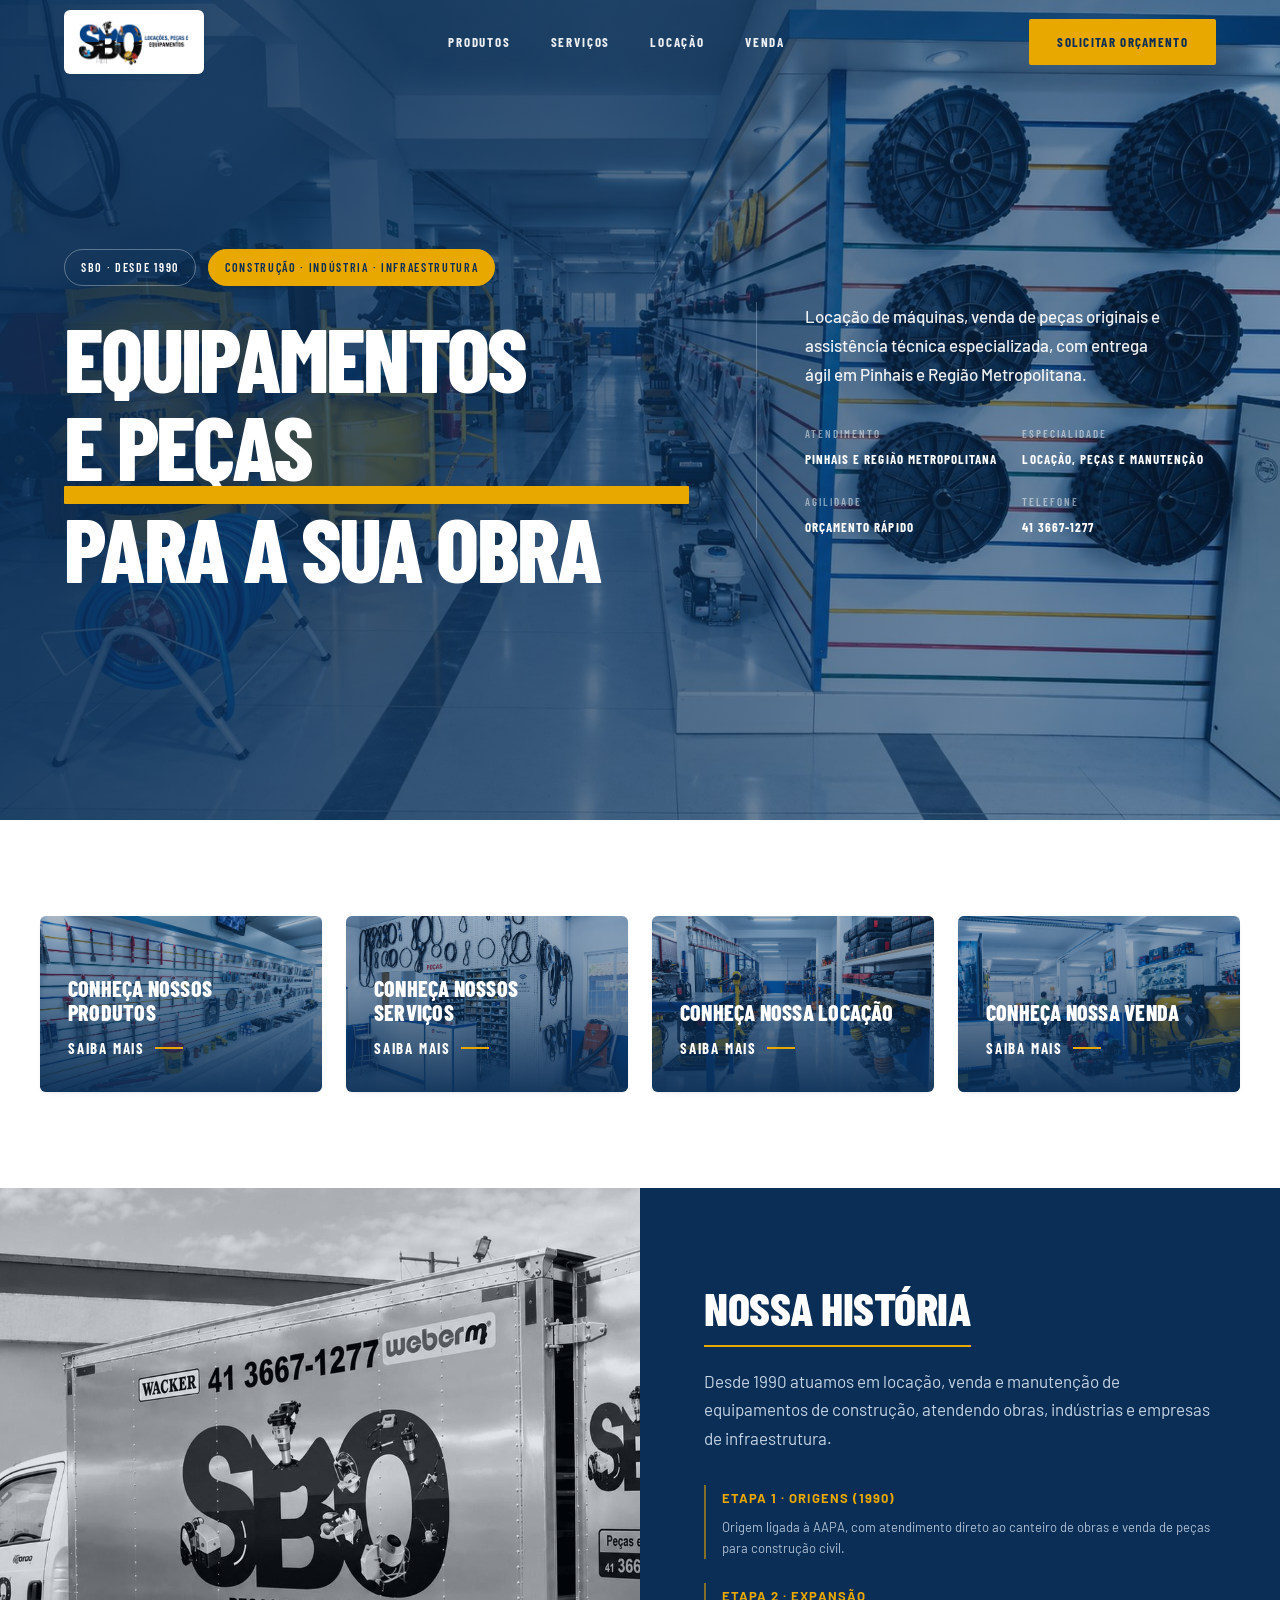
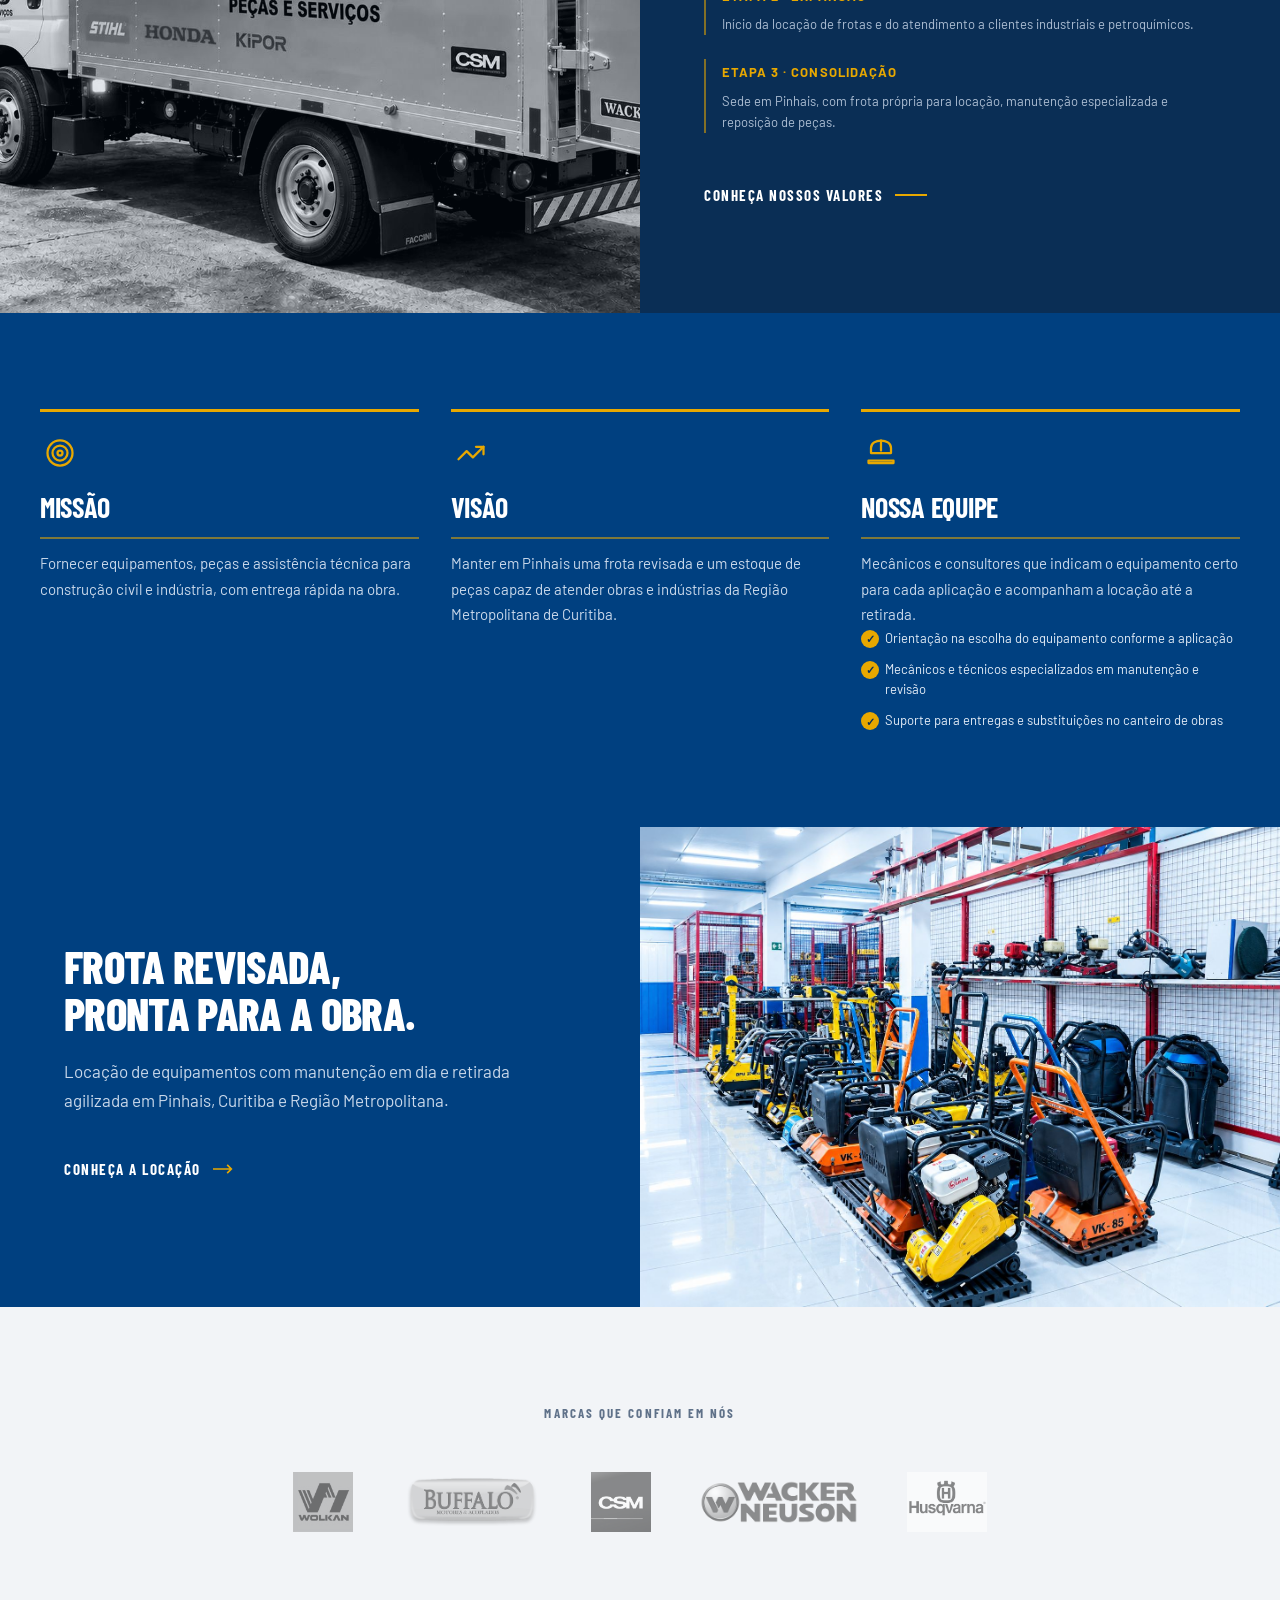
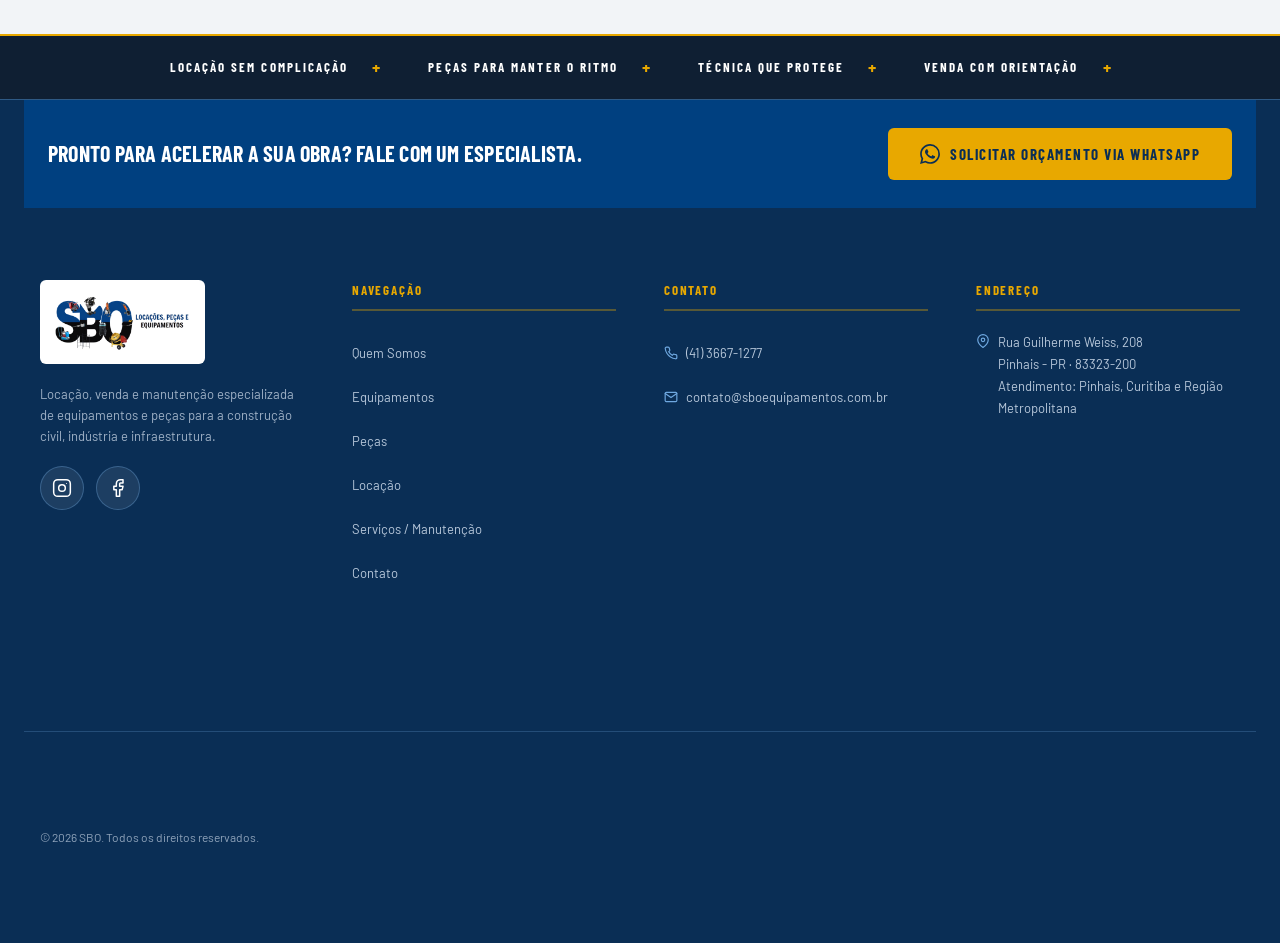
<file: index.html>
<!DOCTYPE html>
<html lang="pt-BR">
<head>
  <meta charset="UTF-8">
  <meta name="viewport" content="width=device-width, initial-scale=1.0">
  <title>SBO - Locação, Peças e Equipamentos para Construção | Pinhais-PR</title>
  <meta name="description" content="Locação de máquinas, venda de peças originais e assistência técnica especializada em Pinhais, Curitiba e Região Metropolitana. Fale com a SBO.">
  <link rel="canonical" href="https://www.sboequipamentos.com.br/">
  <link rel="icon" type="image/svg+xml" href="assets/images/favicon.svg">
  <link rel="apple-touch-icon" href="assets/images/sbo-logo.png">
  <meta name="theme-color" content="#004080">
  <meta property="og:type" content="website">
  <meta property="og:site_name" content="SBO - Comércio de Peças e Equipamentos">
  <meta property="og:locale" content="pt_BR">
  <meta property="og:title" content="SBO - Locação, Peças e Equipamentos para Construção">
  <meta property="og:description" content="Locação de máquinas, venda de peças originais e assistência técnica especializada em Pinhais, Curitiba e Região Metropolitana.">
  <meta property="og:url" content="https://www.sboequipamentos.com.br/">
  <meta property="og:image" content="https://www.sboequipamentos.com.br/assets/images/og-sbo-1200x630.png">
  <meta property="og:image:width" content="1200">
  <meta property="og:image:height" content="630">
  <meta property="og:image:alt" content="SBO — Locação, peças e equipamentos para construção em Pinhais-PR">
  <meta name="twitter:card" content="summary_large_image">
  <meta name="twitter:image" content="https://www.sboequipamentos.com.br/assets/images/og-sbo-1200x630.png">
  <meta name="twitter:image:alt" content="SBO — Locação, peças e equipamentos para construção em Pinhais-PR">
  <link rel="preconnect" href="https://fonts.googleapis.com">
  <link rel="preconnect" href="https://fonts.gstatic.com" crossorigin>
  <link href="https://fonts.googleapis.com/css2?family=Barlow+Condensed:wght@500;600;700;800&family=Barlow:wght@400;500;600;700&display=swap" rel="stylesheet">
  <link rel="stylesheet" href="assets/css/style.css">
</head>
<body class="has-hero-header">
  <!-- ======================= CABEÇALHO GLOBAL (FIXO) ==========================
     Logo, navegação principal, CTA "Solicitar Orçamento" e botão hambúrguer
     (menu mobile). Compartilhado por todas as páginas. -->
  <header class="header header--overlay">
    <div class="header__container">
      <a href="index.html" class="header__logo">
        <img class="header__logo-img" src="assets/images/sbo-logo.png" alt="SBO - Comércio de Peças e Equipamentos para Construção Civil">
      </a>
      <nav class="header__nav">
        <a href="pages/produtos.html" class="header__nav-link">Produtos</a>
        <a href="pages/servicos.html" class="header__nav-link">Serviços</a>
        <a href="pages/locacao.html" class="header__nav-link">Locação</a>
        <a href="pages/venda.html" class="header__nav-link">Venda</a>
      </nav>

      <a href="https://wa.me/554136671277?text=Ol%C3%A1!%20Vim%20pelo%20site%20da%20SBO%20e%20gostaria%20de%20solicitar%20um%20or%C3%A7amento." target="_blank" rel="noopener" class="header__cta">Solicitar Orçamento</a>

      <button class="header__toggle" type="button" aria-label="Abrir menu" aria-expanded="false" aria-controls="mobileMenu">
        <span></span>
        <span></span>
        <span></span>
      </button>
    </div>
  </header>
  <!-- ========================= MENU MOBILE (GAVETA) ============================
     Sobreposição escura + gaveta lateral usada em telas pequenas.
     Aberto/fechado pelo script global (assets/js/main.js). -->
  <div class="mobile-menu" id="mobileMenu">
    <div class="mobile-menu__overlay"></div>
    <nav class="mobile-menu__drawer">
      <a href="pages/produtos.html" class="mobile-menu__link">Produtos</a>
      <a href="pages/servicos.html" class="mobile-menu__link">Serviços</a>
      <a href="pages/locacao.html" class="mobile-menu__link">Locação</a>
      <a href="pages/venda.html" class="mobile-menu__link">Venda</a>
      <a href="https://wa.me/554136671277?text=Ol%C3%A1!%20Vim%20pelo%20site%20da%20SBO%20e%20gostaria%20de%20solicitar%20um%20or%C3%A7amento." target="_blank" rel="noopener" class="mobile-menu__cta">Solicitar Orçamento</a>
    </nav>
  </div>
  <!-- ============================ CONTEÚDO PRINCIPAL =========================== -->
  <main class="main">
    <!-- Hero: banner de abertura com título, texto de apoio e CTAs de destaque. -->
    <section class="hero">
      <div class="hero__background" role="img" aria-label="Operação de construção e infraestrutura em uso"></div>
      <div class="hero__overlay"></div>
      <div class="hero__container">
        <div class="hero__content">
          <div class="hero__badges">
            <span class="hero__badge-item">SBO · DESDE 1990</span>
            <span class="hero__badge-item hero__badge-item--primary">CONSTRUÇÃO · INDÚSTRIA · INFRAESTRUTURA</span>
          </div>
<h1 class="hero__title">
            <span class="hero__title-line hero__title-line--accent">EQUIPAMENTOS E PEÇAS</span>
            <span class="hero__title-line hero__title-line--primary">PARA A SUA OBRA</span>
          </h1>
        </div>
        <div class="hero__info">
<p class="hero__description">
            Locação de máquinas, venda de peças originais e assistência técnica especializada, com entrega ágil em Pinhais e Região Metropolitana.
          </p>
          <div class="hero__details">
            <div class="hero__detail-item">
              <span class="hero__detail-label">ATENDIMENTO</span>
              <span class="hero__detail-value">PINHAIS E REGIÃO METROPOLITANA</span>
            </div>
            <div class="hero__detail-item">
              <span class="hero__detail-label">ESPECIALIDADE</span>
              <span class="hero__detail-value">LOCAÇÃO, PEÇAS E MANUTENÇÃO</span>
            </div>
            <div class="hero__detail-item">
              <span class="hero__detail-label">AGILIDADE</span>
              <span class="hero__detail-value">ORÇAMENTO RÁPIDO</span>
            </div>
            <div class="hero__detail-item">
              <span class="hero__detail-label">TELEFONE</span>
              <span class="hero__detail-value">41 3667-1277</span>
            </div>
          </div>
        </div>
      </div>
    </section>
    <!-- Grid de cards de acesso rápido: Serviços, Locação e Venda. -->
    <section class="quick-access">
      <div class="quick-access__container">
        <a href="pages/produtos.html" class="quick-card" data-reveal data-reveal-delay="1">
          <div class="quick-card__image" style="background-image: url('fotospagina/homepage/conhe%C3%A7a%20nossos%20produtos.jpg');"></div>
          <div class="quick-card__overlay"></div>
          <div class="quick-card__content">
            <h2 class="quick-card__title">Conheça Nossos Produtos</h2>
            <span class="quick-card__cta">Saiba mais</span>
          </div>
        </a>
        <a href="pages/servicos.html" class="quick-card" data-reveal data-reveal-delay="2">
          <div class="quick-card__image" style="background-image: url('fotospagina/homepage/conhe%C3%A7a%20nossos%20servicos.jpg');"></div>
          <div class="quick-card__overlay"></div>
          <div class="quick-card__content">
            <h2 class="quick-card__title">Conheça Nossos Serviços</h2>
            <span class="quick-card__cta">Saiba mais</span>
          </div>
        </a>
        <a href="pages/locacao.html" class="quick-card" data-reveal data-reveal-delay="3">
          <div class="quick-card__image" style="background-image: url('fotospagina/homepage/conhe%C3%A7a%20nossa%20locacao.jpg');"></div>
          <div class="quick-card__overlay"></div>
          <div class="quick-card__content">
            <h2 class="quick-card__title">Conheça Nossa Locação</h2>
            <span class="quick-card__cta">Saiba mais</span>
          </div>
        </a>
        <a href="pages/venda.html" class="quick-card" data-reveal data-reveal-delay="4">
          <div class="quick-card__image" style="background-image: url('fotospagina/homepage/conhe%C3%A7a%20nossa%20venda.jpg');"></div>
          <div class="quick-card__overlay"></div>
          <div class="quick-card__content">
            <h2 class="quick-card__title">Conheça Nossa Venda</h2>
            <span class="quick-card__cta">Saiba mais</span>
          </div>
        </a>
      </div>
    </section>

    <!-- Histórico da empresa: linha do tempo em três etapas (origens/expansão/
     consolidação). -->
    <section class="about">
      <div class="about__container">
        <div class="about__media" data-reveal="left">
          <img src="fotospagina/homepage/nossahistoria.jpeg" alt="Primeira sede da SBO" loading="lazy">
        </div>
        <div class="about__content" data-reveal="right">
          <h2 class="about__title">Nossa História</h2>
<p class="about__lead">
            Desde 1990 atuamos em locação, venda e manutenção de equipamentos de construção, atendendo obras, indústrias e empresas de infraestrutura.
          </p>
          <div class="about__topics">
            <div class="about__topic">
              <span class="about__topic-label">Etapa 1 · Origens (1990)</span>
              <p class="about__topic-text">Origem ligada à AAPA, com atendimento direto ao canteiro de obras e venda de peças para construção civil.</p>
            </div>
            <div class="about__topic">
              <span class="about__topic-label">Etapa 2 · Expansão</span>
              <p class="about__topic-text">Início da locação de frotas e do atendimento a clientes industriais e petroquímicos.</p>
            </div>
            <div class="about__topic">
              <span class="about__topic-label">Etapa 3 · Consolidação</span>
              <p class="about__topic-text">Sede em Pinhais, com frota própria para locação, manutenção especializada e reposição de peças.</p>
            </div>
          </div>
          <a href="#valores" class="about__button">Conheça Nossos Valores</a>
        </div>
      </div>
    </section>

    <!-- Missão, Visão e Equipe -->
    <section class="company-mission" id="valores">
      <div class="company-mission__container">
        <div class="mission-block" data-reveal data-reveal-delay="1">
          <div class="mission-block__icon">
            <svg width="30" height="30" viewBox="0 0 24 24" fill="none" stroke="currentColor" stroke-width="1.8" stroke-linecap="round" stroke-linejoin="round">
              <circle cx="12" cy="12" r="10"/><circle cx="12" cy="12" r="6"/><circle cx="12" cy="12" r="2"/>
            </svg>
          </div>
<h2 class="mission-block__title">Missão</h2>
          <p class="mission-block__text">
            Fornecer equipamentos, peças e assistência técnica para construção civil e indústria, com entrega rápida na obra.
          </p>
        </div>
        <div class="mission-block" data-reveal data-reveal-delay="2">
          <div class="mission-block__icon">
            <svg width="30" height="30" viewBox="0 0 24 24" fill="none" stroke="currentColor" stroke-width="1.8" stroke-linecap="round" stroke-linejoin="round">
              <polyline points="22 7 13.5 15.5 8.5 10.5 2 17"/><polyline points="16 7 22 7 22 13"/>
            </svg>
          </div>
<h2 class="mission-block__title">Visão</h2>
          <p class="mission-block__text">
            Manter em Pinhais uma frota revisada e um estoque de peças capaz de atender obras e indústrias da Região Metropolitana de Curitiba.
          </p>
        </div>
        <div class="mission-block" data-reveal data-reveal-delay="3">
          <div class="mission-block__icon">
            <svg width="30" height="30" viewBox="0 0 24 24" fill="none" stroke="currentColor" stroke-width="1.8" stroke-linecap="round" stroke-linejoin="round">
              <path d="M2 18h20v2H2z"/><path d="M12 2C8 2 4 4 4 8v4h16V8c0-4-4-6-8-6z"/><path d="M12 2v8"/>
            </svg>
          </div>
<h2 class="mission-block__title">Nossa Equipe</h2>
          <p class="mission-block__text">
            Mecânicos e consultores que indicam o equipamento certo para cada aplicação e acompanham a locação até a retirada.
          </p>
          <ul class="mission-block__list">
            <li>Orientação na escolha do equipamento conforme a aplicação</li>
            <li>Mecânicos e técnicos especializados em manutenção e revisão</li>
            <li>Suporte para entregas e substituições no canteiro de obras</li>
          </ul>
        </div>
      </div>
    </section>
    <!-- Split 50/50 full-bleed (cadência PepsiCo): bloco sólido ↔ foto. -->
    <section class="split-band" data-reveal>
      <div class="split-band__content">
        <div class="split-band__inner">
          <h2 class="split-band__title">Frota revisada,<br>pronta para a obra.</h2>
          <p class="split-band__text">
            Locação de equipamentos com manutenção em dia e retirada agilizada em Pinhais, Curitiba e Região Metropolitana.
          </p>
          <a href="pages/locacao.html" class="split-band__link">
            Conheça a locação
            <svg width="20" height="12" viewBox="0 0 24 12" fill="none" aria-hidden="true"><path d="M0 6h22M17 1l5 5-5 5" stroke="currentColor" stroke-width="2"/></svg>
          </a>
        </div>
      </div>
      <div class="split-band__media" role="img" aria-label="Equipamentos SBO em operação de locação"></div>
    </section>

    <!-- Parceiros: faixa de marcas/clientes. -->
    <section class="partners" data-reveal>
      <div class="partners__container">
        <h2 class="partners__title">Marcas que confiam em nós</h2>
        <div class="partners__row">
          <div class="partner" aria-label="Wolkan">
            <img src="marcas/wolkan_equipamentos_para_compactao_de_solo_e_tecnologia_em_concreto_logo.jpg" alt="Wolkan">
          </div>
          <div class="partner" aria-label="Buffalo Motores">
            <img src="marcas/BuffaloMotoresAcompladosLogoAmarela-Drw54jXV.png" alt="Buffalo Motores">
          </div>
          <div class="partner" aria-label="CSM Máquinas">
            <img src="marcas/csmmaquinas_logo.jpg" alt="CSM Máquinas">
          </div>
          <div class="partner" aria-label="Wacker Neuson">
            <img src="marcas/wacker-neuson-logo.png" alt="Wacker Neuson">
          </div>
          <div class="partner" aria-label="Husqvarna">
            <img src="marcas/images.jpg" alt="Husqvarna">
          </div>
        </div>
      </div>
    </section>

  </main>

  <!-- ==================== MARQUEE =========================================== -->
  <section class="products-marquee">
    <div class="products-marquee__track">
      <div class="products-marquee__item">
        <span class="products-marquee__text">LOCAÇÃO SEM COMPLICAÇÃO</span>
        <span class="products-marquee__sep">+</span>
      </div>
      <div class="products-marquee__item">
        <span class="products-marquee__text">PEÇAS PARA MANTER O RITMO</span>
        <span class="products-marquee__sep">+</span>
      </div>
      <div class="products-marquee__item">
        <span class="products-marquee__text">TÉCNICA QUE PROTEGE</span>
        <span class="products-marquee__sep">+</span>
      </div>
      <div class="products-marquee__item">
        <span class="products-marquee__text">VENDA COM ORIENTAÇÃO</span>
        <span class="products-marquee__sep">+</span>
      </div>
    </div>
  </section>

  <!-- ===================== RODAPÉ GLOBAL (COMPARTILHADO) ====================== -->
  <footer class="footer" id="contato">
    <div class="footer__cta-bar">
      <div class="footer__cta-bar-inner">
        <p class="footer__cta-bar-text">Pronto para acelerar a sua obra? Fale com um especialista.</p>
        <a href="https://wa.me/554136671277?text=Ol%C3%A1!%20Vim%20pelo%20site%20da%20SBO%20e%20gostaria%20de%20solicitar%20um%20or%C3%A7amento." target="_blank" rel="noopener" class="footer__cta-bar-btn">
          <svg width="20" height="20" viewBox="0 0 24 24" fill="currentColor" aria-hidden="true"><path d="M17.472 14.382c-.297-.149-1.758-.867-2.03-.967-.273-.099-.471-.148-.67.15-.197.297-.767.966-.94 1.164-.173.199-.347.223-.644.075-.297-.15-1.255-.463-2.39-1.475-.883-.788-1.48-1.761-1.653-2.059-.173-.297-.018-.458.13-.606.134-.133.298-.347.446-.52.149-.174.198-.298.298-.497.099-.198.05-.371-.025-.52-.075-.149-.669-1.612-.916-2.207-.242-.579-.487-.5-.669-.51-.173-.008-.371-.01-.57-.01-.198 0-.52.074-.792.372-.272.297-1.04 1.016-1.04 2.479 0 1.462 1.065 2.875 1.213 3.074.149.198 2.096 3.2 5.077 4.487.709.306 1.262.489 1.694.625.712.227 1.36.195 1.871.118.571-.085 1.758-.719 2.006-1.413.248-.694.248-1.289.173-1.413-.074-.124-.272-.198-.57-.347m-5.421 7.403h-.004a9.87 9.87 0 01-5.031-1.378l-.361-.214-3.741.982.998-3.648-.235-.374a9.86 9.86 0 01-1.51-5.26c.001-5.45 4.436-9.884 9.888-9.884 2.64 0 5.122 1.03 6.988 2.898a9.825 9.825 0 012.893 6.994c-.003 5.45-4.437 9.884-9.885 9.884m8.413-18.297A11.815 11.815 0 0012.05 0C5.495 0 .16 5.335.157 11.892c0 2.096.547 4.142 1.588 5.945L.057 24l6.305-1.654a11.882 11.882 0 005.683 1.448h.005c6.554 0 11.89-5.335 11.893-11.893a11.821 11.821 0 00-3.48-8.413z"/></svg>
          Solicitar Orçamento via WhatsApp
        </a>
      </div>
    </div>
    <div class="footer__container">
      <div class="footer__col footer__col--brand">
        <a href="index.html" class="footer__logo">
          <img class="footer__logo-img" src="assets/images/sbo-logo.png" alt="SBO - Peças e Equipamentos">
        </a>
        <p class="footer__brand-text">
          Locação, venda e manutenção especializada de equipamentos e peças para a construção civil, indústria e infraestrutura.
        </p>
        <div class="footer__social">
          <a href="https://www.instagram.com/sbopinhais/" class="footer__social-link" target="_blank" rel="noopener" aria-label="Instagram da SBO">
            <svg width="20" height="20" viewBox="0 0 24 24" fill="none" stroke="currentColor" stroke-width="1.8" stroke-linecap="round" stroke-linejoin="round" aria-hidden="true"><rect x="2" y="2" width="20" height="20" rx="5"/><circle cx="12" cy="12" r="4"/><circle cx="17.5" cy="6.5" r="0.6" fill="currentColor" stroke="none"/></svg>
          </a>
          <a href="https://www.facebook.com/sbopinhais/?locale=pt_BR" class="footer__social-link" target="_blank" rel="noopener" aria-label="Facebook da SBO">
            <svg width="20" height="20" viewBox="0 0 24 24" fill="none" stroke="currentColor" stroke-width="1.8" stroke-linecap="round" stroke-linejoin="round" aria-hidden="true"><path d="M18 2h-3a5 5 0 0 0-5 5v3H7v4h3v8h4v-8h3l1-4h-4V7a1 1 0 0 1 1-1h3z"/></svg>
          </a>
        </div>
      </div>
      <div class="footer__col">
        <h3 class="footer__heading">Navegação</h3>
        <ul class="footer__list">
          <li><a href="index.html" class="footer__link">Quem Somos</a></li>
          <li><a href="pages/produtos.html" class="footer__link">Equipamentos</a></li>
          <li><a href="pages/produtos.html" class="footer__link">Peças</a></li>
          <li><a href="pages/locacao.html" class="footer__link">Locação</a></li>
          <li><a href="pages/servicos.html" class="footer__link">Serviços / Manutenção</a></li>
          <li><a href="pages/contato.html" class="footer__link">Contato</a></li>
        </ul>
      </div>
      <div class="footer__col">
        <h3 class="footer__heading">Contato</h3>
        <ul class="footer__list">
          <li>
            <a href="tel:+554136671277" class="footer__link footer__link--with-icon">
              <svg width="14" height="14" viewBox="0 0 24 24" fill="none" stroke="currentColor" stroke-width="2" stroke-linecap="round" stroke-linejoin="round"><path d="M22 16.92v3a2 2 0 0 1-2.18 2 19.79 19.79 0 0 1-8.63-3.07 19.5 19.5 0 0 1-6-6 19.79 19.79 0 0 1-3.07-8.67A2 2 0 0 1 4.11 2h3a2 2 0 0 1 2 1.72c.127.96.361 1.903.7 2.81a2 2 0 0 1-.45 2.11L8.09 9.91a16 16 0 0 0 6 6l1.27-1.27a2 2 0 0 1 2.11-.45c.907.339 1.85.573 2.81.7A2 2 0 0 1 22 16.92z"/></svg>
              (41) 3667-1277
            </a>
          </li>
          <li>
            <a href="mailto:contato@sboequipamentos.com.br" class="footer__link footer__link--with-icon">
              <svg width="14" height="14" viewBox="0 0 24 24" fill="none" stroke="currentColor" stroke-width="2" stroke-linecap="round" stroke-linejoin="round"><path d="M4 4h16c1.1 0 2 .9 2 2v12c0 1.1-.9 2-2 2H4c-1.1 0-2-.9-2-2V6c0-1.1.9-2 2-2z"/><polyline points="22,6 12,13 2,6"/></svg>
              contato@sboequipamentos.com.br
            </a>
          </li>
        </ul>
      </div>
      <div class="footer__col">
        <h3 class="footer__heading">Endereço</h3>
        <p class="footer__address footer__address--with-icon">
          <svg width="14" height="14" viewBox="0 0 24 24" fill="none" stroke="currentColor" stroke-width="2" stroke-linecap="round" stroke-linejoin="round"><path d="M21 10c0 7-9 13-9 13s-9-6-9-13a9 9 0 0 1 18 0z"/><circle cx="12" cy="10" r="3"/></svg>
          <span>Rua Guilherme Weiss, 208<br>Pinhais - PR · 83323-200<br>Atendimento: Pinhais, Curitiba e Região Metropolitana</span>
        </p>
      </div>
    </div>
    <div class="footer__bottom">
      <div class="footer__container">
        <p class="footer__copyright">© 2026 SBO. Todos os direitos reservados.</p>
      </div>
    </div>
  </footer>
  <script src="assets/js/main.js"></script>
</body>
</html>
</file>
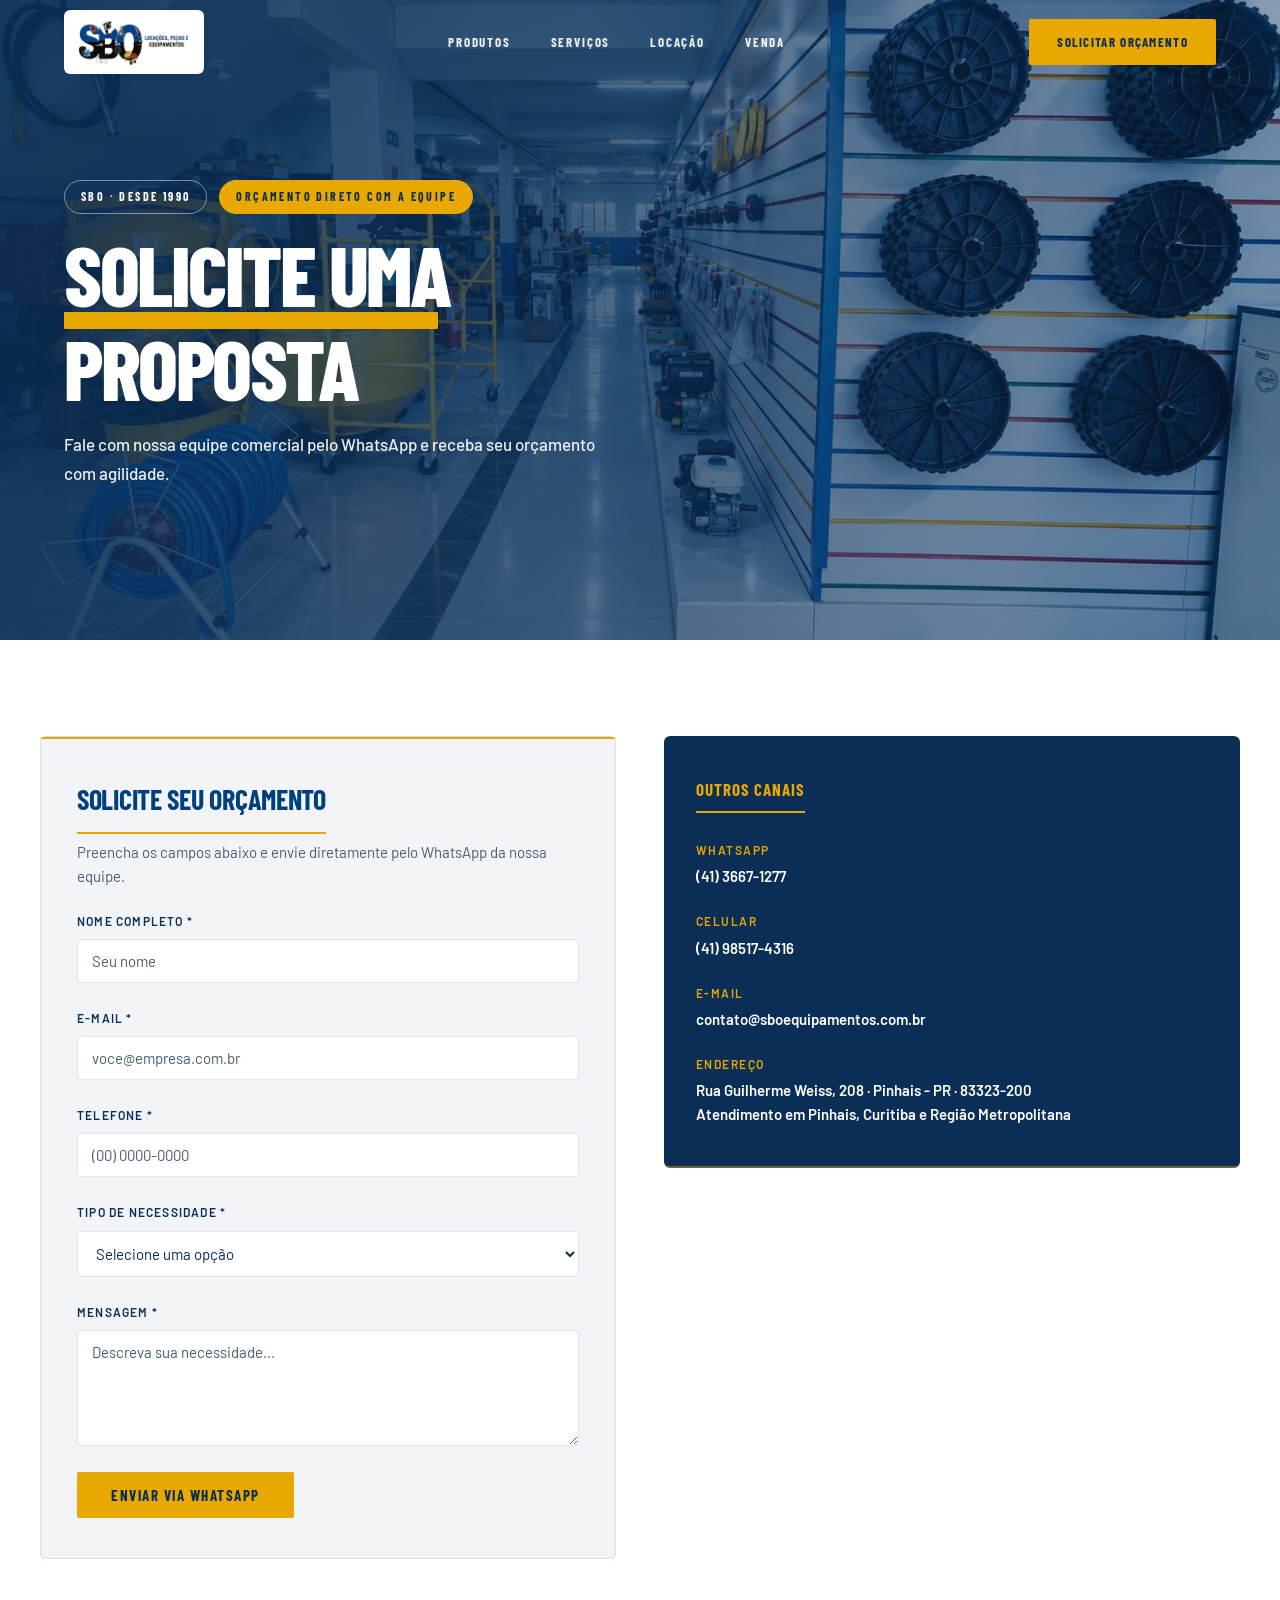
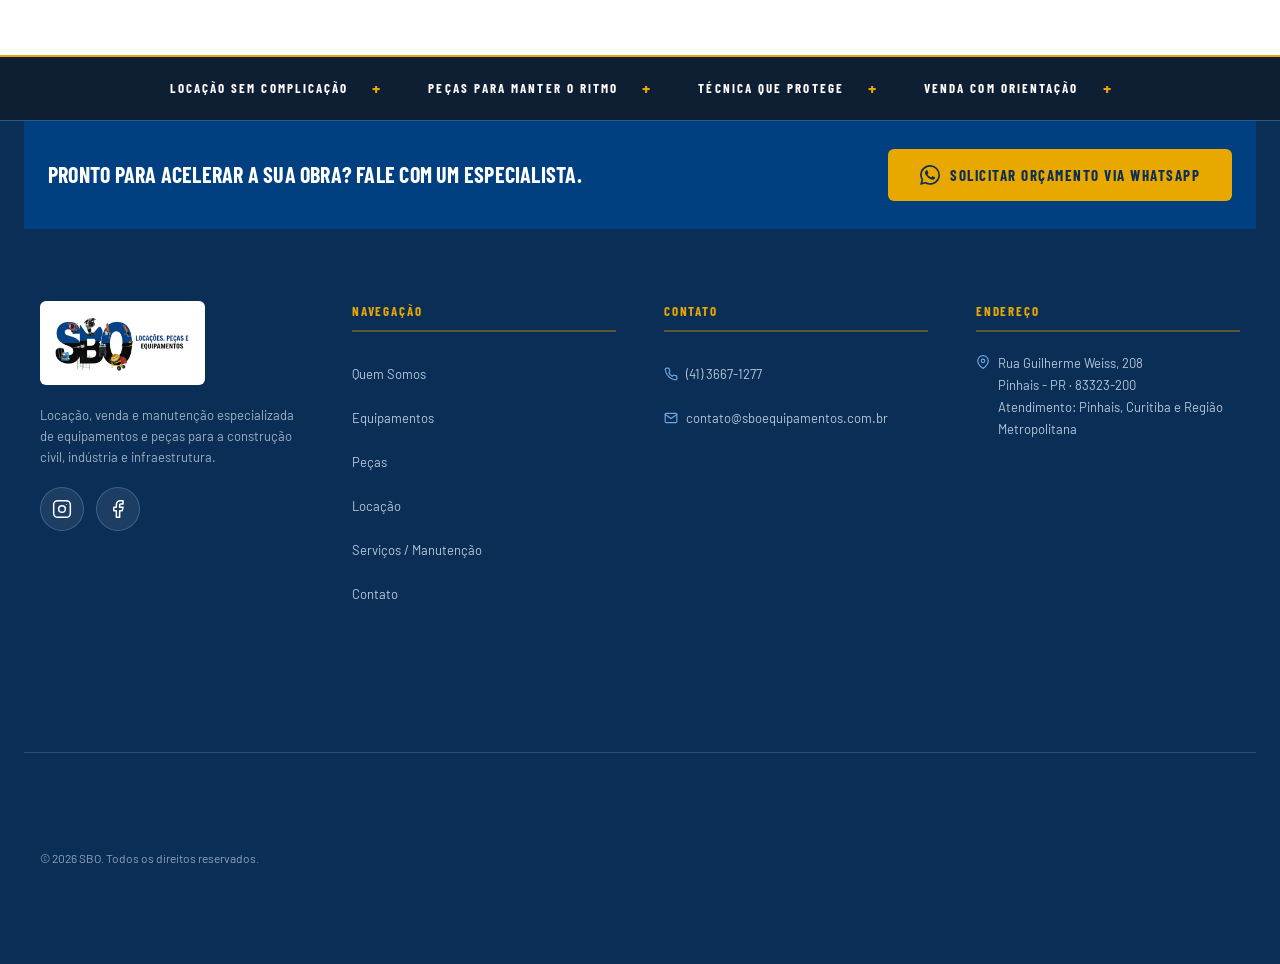
<file: pages/contato.html>
<!DOCTYPE html>
<html lang="pt-BR">
<head>
  <meta charset="UTF-8">
  <meta name="viewport" content="width=device-width, initial-scale=1.0">
  <title>Contato | SBO</title>
  <meta name="description" content="Fale com a SBO: solicite orçamento de locação, peças, venda ou manutenção pelo WhatsApp, telefone ou e-mail. Atendimento em Pinhais, Curitiba e Região.">
  <link rel="canonical" href="https://www.sboequipamentos.com.br/pages/contato.html">
  <link rel="icon" type="image/svg+xml" href="../assets/images/favicon.svg">
  <link rel="apple-touch-icon" href="../assets/images/sbo-logo.png">
  <meta name="theme-color" content="#004080">
  <meta property="og:type" content="website">
  <meta property="og:site_name" content="SBO - Comércio de Peças e Equipamentos">
  <meta property="og:locale" content="pt_BR">
  <meta property="og:title" content="Contato | SBO">
  <meta property="og:description" content="Solicite orçamento de locação, peças, venda ou manutenção pelo WhatsApp, telefone ou e-mail.">
  <meta property="og:url" content="https://www.sboequipamentos.com.br/pages/contato.html">
  <meta property="og:image" content="https://www.sboequipamentos.com.br/assets/images/og-sbo-1200x630.png">
  <meta property="og:image:width" content="1200">
  <meta property="og:image:height" content="630">
  <meta property="og:image:alt" content="SBO — Locação, peças e equipamentos para construção em Pinhais-PR">
  <meta name="twitter:card" content="summary_large_image">
  <meta name="twitter:image" content="https://www.sboequipamentos.com.br/assets/images/og-sbo-1200x630.png">
  <meta name="twitter:image:alt" content="SBO — Locação, peças e equipamentos para construção em Pinhais-PR">
  <link rel="preconnect" href="https://fonts.googleapis.com">
  <link rel="preconnect" href="https://fonts.gstatic.com" crossorigin>
  <link href="https://fonts.googleapis.com/css2?family=Barlow+Condensed:wght@500;600;700;800&family=Barlow:wght@400;500;600;700&display=swap" rel="stylesheet">
  <link rel="stylesheet" href="../assets/css/style.css">
</head>
<body class="has-hero-header">
  <!-- ======================= CABEÇALHO GLOBAL (FIXO) ==========================
     Logo, navegação principal, CTA "Solicitar Orçamento" e botão hambúrguer
     (menu mobile). Compartilhado por todas as páginas. -->
  <header class="header header--overlay">
    <div class="header__container">
      <a href="../index.html" class="header__logo">
        <img class="header__logo-img" src="../assets/images/sbo-logo.png" alt="SBO - Comércio de Peças e Equipamentos para Construção Civil">
      </a>
      <nav class="header__nav">
        <a href="produtos.html" class="header__nav-link">Produtos</a>
        <a href="servicos.html" class="header__nav-link">Serviços</a>
        <a href="locacao.html" class="header__nav-link">Locação</a>
        <a href="venda.html" class="header__nav-link">Venda</a>
      </nav>

      <a href="https://wa.me/554136671277?text=Ol%C3%A1!%20Vim%20pelo%20site%20da%20SBO%20e%20gostaria%20de%20solicitar%20um%20or%C3%A7amento." target="_blank" rel="noopener" class="header__cta">Solicitar Orçamento</a>

      <button class="header__toggle" type="button" aria-label="Abrir menu" aria-expanded="false" aria-controls="mobileMenu">
        <span></span>
        <span></span>
        <span></span>
      </button>
    </div>
  </header>
  <!-- ========================= MENU MOBILE (GAVETA) ============================
     Sobreposição escura + gaveta lateral usada em telas pequenas.
     Aberto/fechado pelo script global (assets/js/main.js). -->
  <div class="mobile-menu" id="mobileMenu">
    <div class="mobile-menu__overlay"></div>
    <nav class="mobile-menu__drawer">
      <a href="produtos.html" class="mobile-menu__link">Produtos</a>
      <a href="servicos.html" class="mobile-menu__link">Serviços</a>
      <a href="locacao.html" class="mobile-menu__link">Locação</a>
      <a href="venda.html" class="mobile-menu__link">Venda</a>
      <a href="https://wa.me/554136671277?text=Ol%C3%A1!%20Vim%20pelo%20site%20da%20SBO%20e%20gostaria%20de%20solicitar%20um%20or%C3%A7amento." target="_blank" rel="noopener" class="mobile-menu__cta">Solicitar Orçamento</a>
    </nav>
  </div>
  <!-- ============================ CONTEÚDO PRINCIPAL =========================== -->
  <main class="main">
    <!-- Cabeçalho da página interna: título, subtítulo e fundo institucional. -->
    <section class="page-hero page-hero--contato">
      <div class="page-hero__background" role="img" aria-label="Equipe comercial SBO"></div>
      <div class="page-hero__overlay"></div>
      <div class="page-hero__container">
        <div class="page-hero__content">
          <div class="page-hero__badges">
            <span class="page-hero__badge-item">SBO · DESDE 1990</span>
            <span class="page-hero__badge-item page-hero__badge-item--primary">ORÇAMENTO DIRETO COM A EQUIPE</span>
          </div>
          <h1 class="page-hero__title">
            <span class="page-hero__title-line page-hero__title-line--accent">SOLICITE UMA</span>
            <span class="page-hero__title-line page-hero__title-line--primary">PROPOSTA</span>
          </h1>
          <p class="page-hero__text">
            Fale com nossa equipe comercial pelo WhatsApp e receba seu orçamento com agilidade.
          </p>
        </div>
      </div>
    </section>

    <!-- Contato: formulário de orçamento (validação via script inline) + canais
     alternativos de atendimento. -->
    <section class="contact">
      <div class="contact__container">
        <div class="contact__grid">
          <!-- Painel de orçamento: os campos montam a mensagem e abrem o WhatsApp
     da SBO com os dados preenchidos (sem envio por e-mail). -->
          <div class="contact__form-panel" data-reveal="left">
            <h2 class="contact__title">Solicite seu Orçamento</h2>
            <p class="contact__hint">Preencha os campos abaixo e envie diretamente pelo WhatsApp da nossa equipe.</p>
            <form class="contact__form" id="budgetForm" novalidate>
              <div class="contact__field">
                <label class="contact__label" for="nome">Nome completo *</label>
                <input class="contact__input" type="text" id="nome" name="nome" autocomplete="name" placeholder="Seu nome">
                <p class="contact__error" id="erro-nome"></p>
              </div>

              <div class="contact__field">
                <label class="contact__label" for="email">E-mail *</label>
                <input class="contact__input" type="email" id="email" name="email" autocomplete="email" placeholder="voce@empresa.com.br">
                <p class="contact__error" id="erro-email"></p>
              </div>

              <div class="contact__field">
                <label class="contact__label" for="telefone">Telefone *</label>
                <input class="contact__input" type="tel" id="telefone" name="telefone" autocomplete="tel" placeholder="(00) 0000-0000">
                <p class="contact__error" id="erro-telefone"></p>
              </div>

              <div class="contact__field">
                <label class="contact__label" for="necessidade">Tipo de necessidade *</label>
                <select class="contact__input" id="necessidade" name="necessidade">
                  <option value="">Selecione uma opção</option>
                  <option value="produtos">Produtos</option>
                  <option value="locacao">Locação</option>
                  <option value="venda">Venda</option>
                  <option value="manutencao">Manutenção</option>
                </select>
                <p class="contact__error" id="erro-necessidade"></p>
              </div>

              <div class="contact__field">
                <label class="contact__label" for="mensagem">Mensagem *</label>
                <textarea class="contact__input" id="mensagem" name="mensagem" rows="5" placeholder="Descreva sua necessidade..."></textarea>
                <p class="contact__error" id="erro-mensagem"></p>
              </div>

              <button class="contact__submit" type="submit">Enviar via WhatsApp</button>
            </form>

            <div class="contact__success" id="successBox" role="status" aria-live="polite" hidden>
              <div class="contact__success-icon">
                <svg width="40" height="40" viewBox="0 0 24 24" fill="none" stroke="currentColor" stroke-width="2" stroke-linecap="round" stroke-linejoin="round">
                  <path d="M22 11.08V12a10 10 0 1 1-5.93-9.14"/><polyline points="22 4 12 14.01 9 11.01"/>
                </svg>
              </div>
              <h3 class="contact__success-title">Abrindo o WhatsApp!</h3>
              <p class="contact__success-text">Continue a conversa por lá para concluir sua solicitação. Se o WhatsApp não abrir, fale conosco pelo telefone (41) 3667-1277.</p>
            </div>
          </div>

          <!-- Canais alternativos: telefone, WhatsApp, e-mail e endereço. -->
          <aside class="contact__info" data-reveal="right">
            <h3 class="contact__info-title">Outros canais</h3>
            <ul class="contact__channels">
              <li>
                <span class="contact__channel-label">WhatsApp</span>
                <a href="https://wa.me/554136671277?text=Ol%C3%A1!%20Vim%20pelo%20site%20da%20SBO%20e%20gostaria%20de%20solicitar%20um%20or%C3%A7amento." target="_blank" rel="noopener" class="contact__channel-value">(41) 3667-1277</a>
              </li>
              <li>
                <span class="contact__channel-label">Celular</span>
                <a href="tel:+5541985174316" class="contact__channel-value">(41) 98517-4316</a>
              </li>
              <li>
                <span class="contact__channel-label">E-mail</span>
                <a href="mailto:contato@sboequipamentos.com.br" class="contact__channel-value">contato@sboequipamentos.com.br</a>
              </li>
              <li>
                <span class="contact__channel-label">Endereço</span>
                <span class="contact__channel-value">Rua Guilherme Weiss, 208 · Pinhais - PR · 83323-200<br>Atendimento em Pinhais, Curitiba e Região Metropolitana</span>
              </li>
            </ul>
          </aside>
        </div>
      </div>
    </section>
  </main>

  <!-- ==================== MARQUEE =========================================== -->
  <section class="products-marquee">
    <div class="products-marquee__track">
      <div class="products-marquee__item">
        <span class="products-marquee__text">LOCAÇÃO SEM COMPLICAÇÃO</span>
        <span class="products-marquee__sep">+</span>
      </div>
      <div class="products-marquee__item">
        <span class="products-marquee__text">PEÇAS PARA MANTER O RITMO</span>
        <span class="products-marquee__sep">+</span>
      </div>
      <div class="products-marquee__item">
        <span class="products-marquee__text">TÉCNICA QUE PROTEGE</span>
        <span class="products-marquee__sep">+</span>
      </div>
      <div class="products-marquee__item">
        <span class="products-marquee__text">VENDA COM ORIENTAÇÃO</span>
        <span class="products-marquee__sep">+</span>
      </div>
    </div>
  </section>

  <!-- ===================== RODAPÉ GLOBAL (COMPARTILHADO) ====================== -->
  <footer class="footer" id="contato">
    <div class="footer__cta-bar">
      <div class="footer__cta-bar-inner">
        <p class="footer__cta-bar-text">Pronto para acelerar a sua obra? Fale com um especialista.</p>
        <a href="https://wa.me/554136671277?text=Ol%C3%A1!%20Vim%20pelo%20site%20da%20SBO%20e%20gostaria%20de%20solicitar%20um%20or%C3%A7amento." target="_blank" rel="noopener" class="footer__cta-bar-btn">
          <svg width="20" height="20" viewBox="0 0 24 24" fill="currentColor" aria-hidden="true"><path d="M17.472 14.382c-.297-.149-1.758-.867-2.03-.967-.273-.099-.471-.148-.67.15-.197.297-.767.966-.94 1.164-.173.199-.347.223-.644.075-.297-.15-1.255-.463-2.39-1.475-.883-.788-1.48-1.761-1.653-2.059-.173-.297-.018-.458.13-.606.134-.133.298-.347.446-.52.149-.174.198-.298.298-.497.099-.198.05-.371-.025-.52-.075-.149-.669-1.612-.916-2.207-.242-.579-.487-.5-.669-.51-.173-.008-.371-.01-.57-.01-.198 0-.52.074-.792.372-.272.297-1.04 1.016-1.04 2.479 0 1.462 1.065 2.875 1.213 3.074.149.198 2.096 3.2 5.077 4.487.709.306 1.262.489 1.694.625.712.227 1.36.195 1.871.118.571-.085 1.758-.719 2.006-1.413.248-.694.248-1.289.173-1.413-.074-.124-.272-.198-.57-.347m-5.421 7.403h-.004a9.87 9.87 0 01-5.031-1.378l-.361-.214-3.741.982.998-3.648-.235-.374a9.86 9.86 0 01-1.51-5.26c.001-5.45 4.436-9.884 9.888-9.884 2.64 0 5.122 1.03 6.988 2.898a9.825 9.825 0 012.893 6.994c-.003 5.45-4.437 9.884-9.885 9.884m8.413-18.297A11.815 11.815 0 0012.05 0C5.495 0 .16 5.335.157 11.892c0 2.096.547 4.142 1.588 5.945L.057 24l6.305-1.654a11.882 11.882 0 005.683 1.448h.005c6.554 0 11.89-5.335 11.893-11.893a11.821 11.821 0 00-3.48-8.413z"/></svg>
          Solicitar Orçamento via WhatsApp
        </a>
      </div>
    </div>
    <div class="footer__container">
      <div class="footer__col footer__col--brand">
        <a href="../index.html" class="footer__logo">
          <img class="footer__logo-img" src="../assets/images/sbo-logo.png" alt="SBO - Peças e Equipamentos">
        </a>
        <p class="footer__brand-text">
          Locação, venda e manutenção especializada de equipamentos e peças para a construção civil, indústria e infraestrutura.
        </p>
        <div class="footer__social">
          <a href="https://www.instagram.com/sbopinhais/" class="footer__social-link" target="_blank" rel="noopener" aria-label="Instagram da SBO">
            <svg width="20" height="20" viewBox="0 0 24 24" fill="none" stroke="currentColor" stroke-width="1.8" stroke-linecap="round" stroke-linejoin="round" aria-hidden="true"><rect x="2" y="2" width="20" height="20" rx="5"/><circle cx="12" cy="12" r="4"/><circle cx="17.5" cy="6.5" r="0.6" fill="currentColor" stroke="none"/></svg>
          </a>
          <a href="https://www.facebook.com/sbopinhais/?locale=pt_BR" class="footer__social-link" target="_blank" rel="noopener" aria-label="Facebook da SBO">
            <svg width="20" height="20" viewBox="0 0 24 24" fill="none" stroke="currentColor" stroke-width="1.8" stroke-linecap="round" stroke-linejoin="round" aria-hidden="true"><path d="M18 2h-3a5 5 0 0 0-5 5v3H7v4h3v8h4v-8h3l1-4h-4V7a1 1 0 0 1 1-1h3z"/></svg>
          </a>
        </div>
      </div>
      <div class="footer__col">
        <h3 class="footer__heading">Navegação</h3>
        <ul class="footer__list">
          <li><a href="../index.html" class="footer__link">Quem Somos</a></li>
          <li><a href="produtos.html" class="footer__link">Equipamentos</a></li>
          <li><a href="produtos.html" class="footer__link">Peças</a></li>
          <li><a href="locacao.html" class="footer__link">Locação</a></li>
          <li><a href="servicos.html" class="footer__link">Serviços / Manutenção</a></li>
          <li><a href="contato.html" class="footer__link">Contato</a></li>
        </ul>
      </div>
      <div class="footer__col">
        <h3 class="footer__heading">Contato</h3>
        <ul class="footer__list">
          <li>
            <a href="tel:+554136671277" class="footer__link footer__link--with-icon">
              <svg width="14" height="14" viewBox="0 0 24 24" fill="none" stroke="currentColor" stroke-width="2" stroke-linecap="round" stroke-linejoin="round"><path d="M22 16.92v3a2 2 0 0 1-2.18 2 19.79 19.79 0 0 1-8.63-3.07 19.5 19.5 0 0 1-6-6 19.79 19.79 0 0 1-3.07-8.67A2 2 0 0 1 4.11 2h3a2 2 0 0 1 2 1.72c.127.96.361 1.903.7 2.81a2 2 0 0 1-.45 2.11L8.09 9.91a16 16 0 0 0 6 6l1.27-1.27a2 2 0 0 1 2.11-.45c.907.339 1.85.573 2.81.7A2 2 0 0 1 22 16.92z"/></svg>
              (41) 3667-1277
            </a>
          </li>
          <li>
            <a href="mailto:contato@sboequipamentos.com.br" class="footer__link footer__link--with-icon">
              <svg width="14" height="14" viewBox="0 0 24 24" fill="none" stroke="currentColor" stroke-width="2" stroke-linecap="round" stroke-linejoin="round"><path d="M4 4h16c1.1 0 2 .9 2 2v12c0 1.1-.9 2-2 2H4c-1.1 0-2-.9-2-2V6c0-1.1.9-2 2-2z"/><polyline points="22,6 12,13 2,6"/></svg>
              contato@sboequipamentos.com.br
            </a>
          </li>
        </ul>
      </div>
      <div class="footer__col">
        <h3 class="footer__heading">Endereço</h3>
        <p class="footer__address footer__address--with-icon">
          <svg width="14" height="14" viewBox="0 0 24 24" fill="none" stroke="currentColor" stroke-width="2" stroke-linecap="round" stroke-linejoin="round"><path d="M21 10c0 7-9 13-9 13s-9-6-9-13a9 9 0 0 1 18 0z"/><circle cx="12" cy="10" r="3"/></svg>
          <span>Rua Guilherme Weiss, 208<br>Pinhais - PR · 83323-200<br>Atendimento: Pinhais, Curitiba e Região Metropolitana</span>
        </p>
      </div>
    </div>
    <div class="footer__bottom">
      <div class="footer__container">
        <p class="footer__copyright">© 2026 SBO. Todos os direitos reservados.</p>
      </div>
    </div>
  </footer>
  <script src="../assets/js/main.js"></script>
  <script>
    (function () {
      /* Formulário de orçamento: validação no cliente e encaminhamento para o
       * WhatsApp da SBO com os dados preenchidos.
       * Campos exigidos e suas validações:
       *   nome / telefone / necessidade / mensagem -> obrigatórios;
       *   email                                   -> obrigatório e formato válido. */
      var form = document.getElementById('budgetForm');
      var successBox = document.getElementById('successBox');
      if (!form) return;

      // Configuração de validação por campo: id no formulário + função validadora.
      var fields = [
        { id: 'nome', validate: obrigatorio },
        { id: 'email', validate: validaEmail },
        { id: 'telefone', validate: obrigatorio },
        { id: 'necessidade', validate: obrigatorio },
        { id: 'mensagem', validate: obrigatorio }
      ];

      // Exibe/limpa a mensagem de erro de um campo e retorna true se estiver válido.
      function mostrarErro(id, mensagem) {
        var erro = document.getElementById('erro-' + id);
        var input = document.getElementById(id);
        if (erro) erro.textContent = mensagem;
        if (input) {
          input.classList.toggle('contact__input--error', !!mensagem);
          input.setAttribute('aria-invalid', mensagem ? 'true' : 'false');
        }
        return !mensagem;
      }

      // Validação de campo obrigatório.
      function obrigatorio(valor) {
        return valor.trim() ? '' : 'Este campo é obrigatório.';
      }

      // Validação de e-mail: obrigatório + formato básico.
      function validaEmail(valor) {
        var msg = obrigatorio(valor);
        if (msg) return msg;
        if (!/^[^\s@]+@[^\s@]+\.[^\s@]{2,}$/.test(valor)) {
          return 'Informe um e-mail válido.';
        }
        return '';
      }

      // Valida todos os campos configurados; retorna true se não houver erros.
      function validaForm() {
        var ok = true;
        fields.forEach(function (f) {
          var input = document.getElementById(f.id);
          if (!input) return;
          var mensagem = f.validate(input.value);
          if (!mostrarErro(f.id, mensagem)) ok = false;
        });
        return ok;
      }

      // Número de WhatsApp da SBO que recebe os orçamentos (formato internacional).
      var WHATSAPP_NUMERO = '554136671277';

      form.addEventListener('submit', function (e) {
        e.preventDefault();
        if (!validaForm()) return;

        // Monta a mensagem com os dados informados no formulário.
        var valor = function (id) {
          var campo = document.getElementById(id);
          return campo ? campo.value.trim() : '';
        };
        var mensagem = 'Olá! Vim pelo site da SBO e gostaria de solicitar um orçamento.\n\n' +
          'Nome: ' + valor('nome') + '\n' +
          'E-mail: ' + valor('email') + '\n' +
          'Telefone: ' + valor('telefone') + '\n' +
          'Necessidade: ' + valor('necessidade') + '\n' +
          'Mensagem: ' + valor('mensagem');

        // Abre o WhatsApp com a mensagem já preenchida.
        window.open('https://wa.me/' + WHATSAPP_NUMERO + '?text=' + encodeURIComponent(mensagem), '_blank', 'noopener');

        // Confirma o encaminhamento ao usuário.
        form.hidden = true;
        successBox.hidden = false;
        successBox.scrollIntoView({ behavior: 'smooth', block: 'center' });
      });

      // Revalida o campo em tempo real enquanto o usuário digita.
      form.addEventListener('input', function (e) {
        var alvo = e.target;
        var config = fields.filter(function (f) { return f.id === alvo.id; })[0];
        if (!config || !alvo.value.trim()) return;
        mostrarErro(config.id, config.validate(alvo.value));
      });

      // Remove caracteres inválidos do campo telefone (permite apenas dígitos,
      // espaços e símbolos comuns de formatação).
      form.addEventListener('input', function (e) {
        if (e.target.id === 'telefone') {
          e.target.value = e.target.value.replace(/[^\d\s()+-]/g, '');
        }
      });
    })();
  </script>
</body>
</html>
</file>
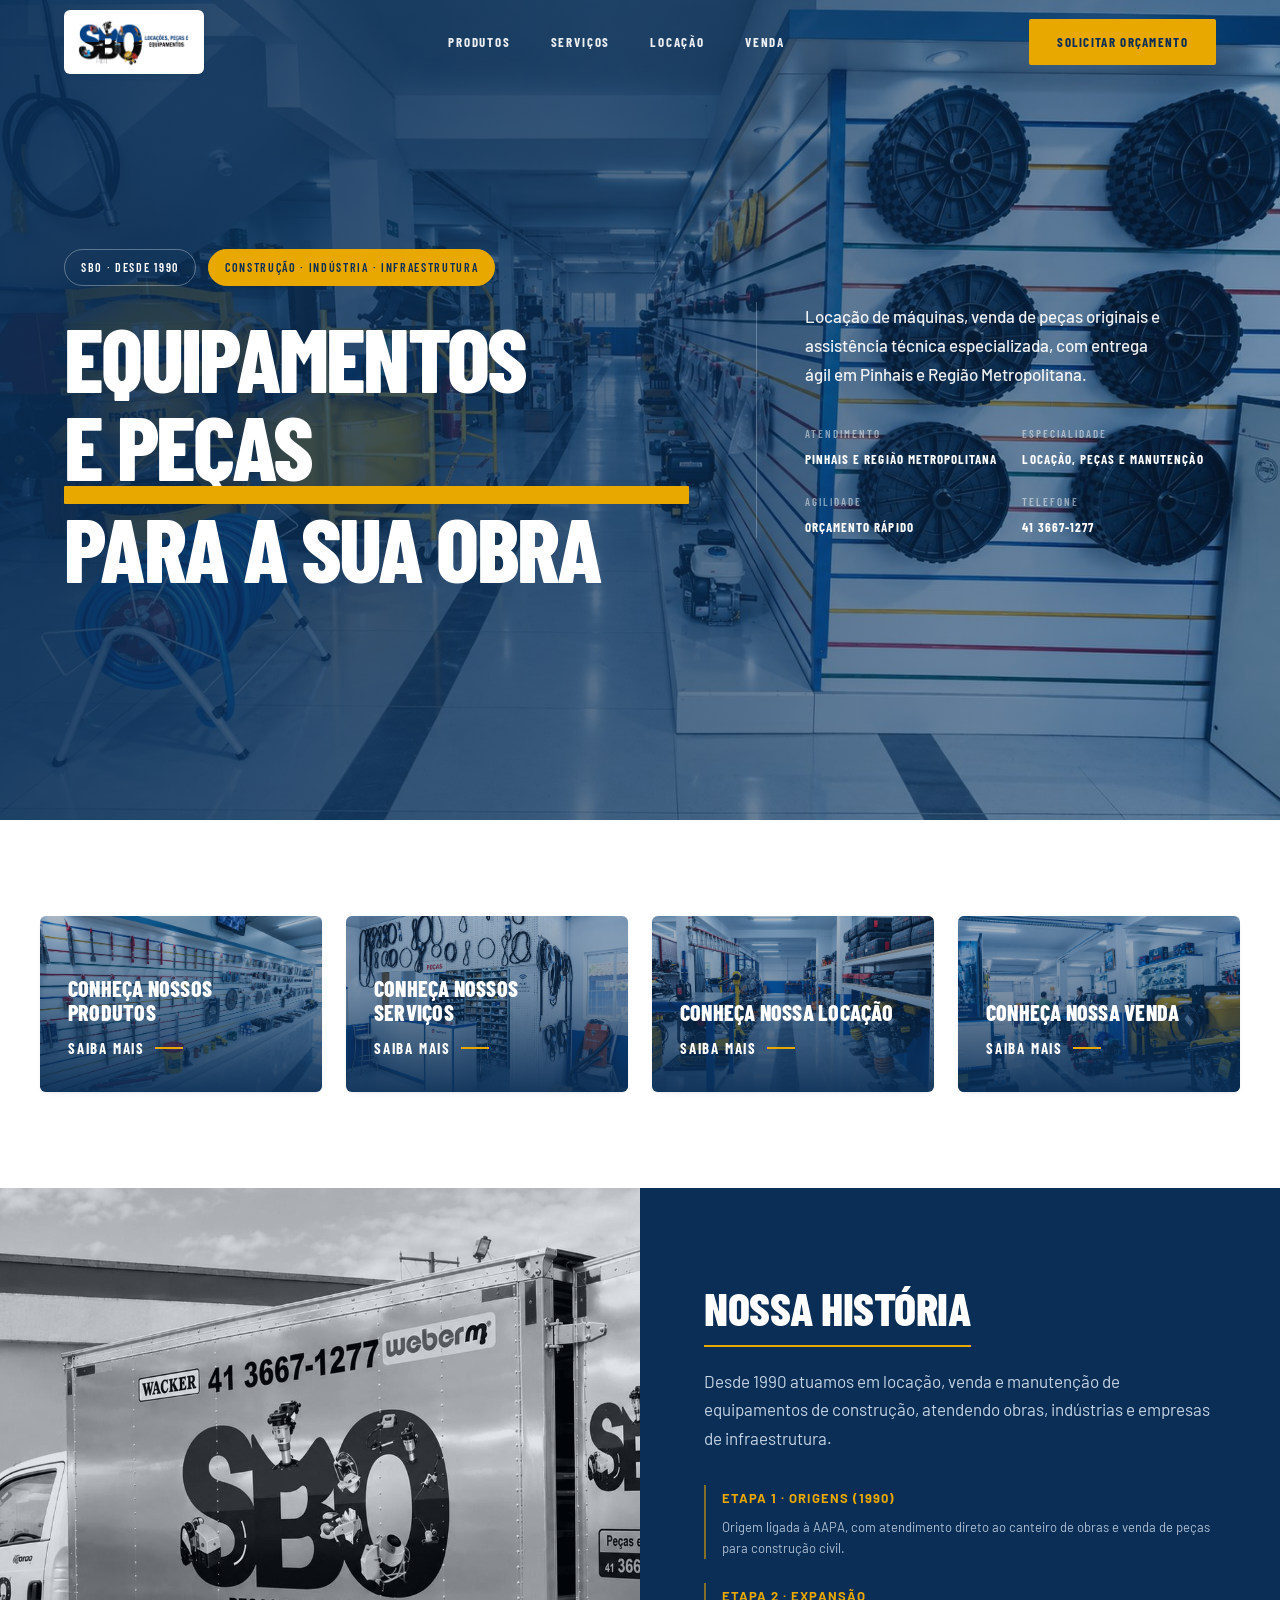
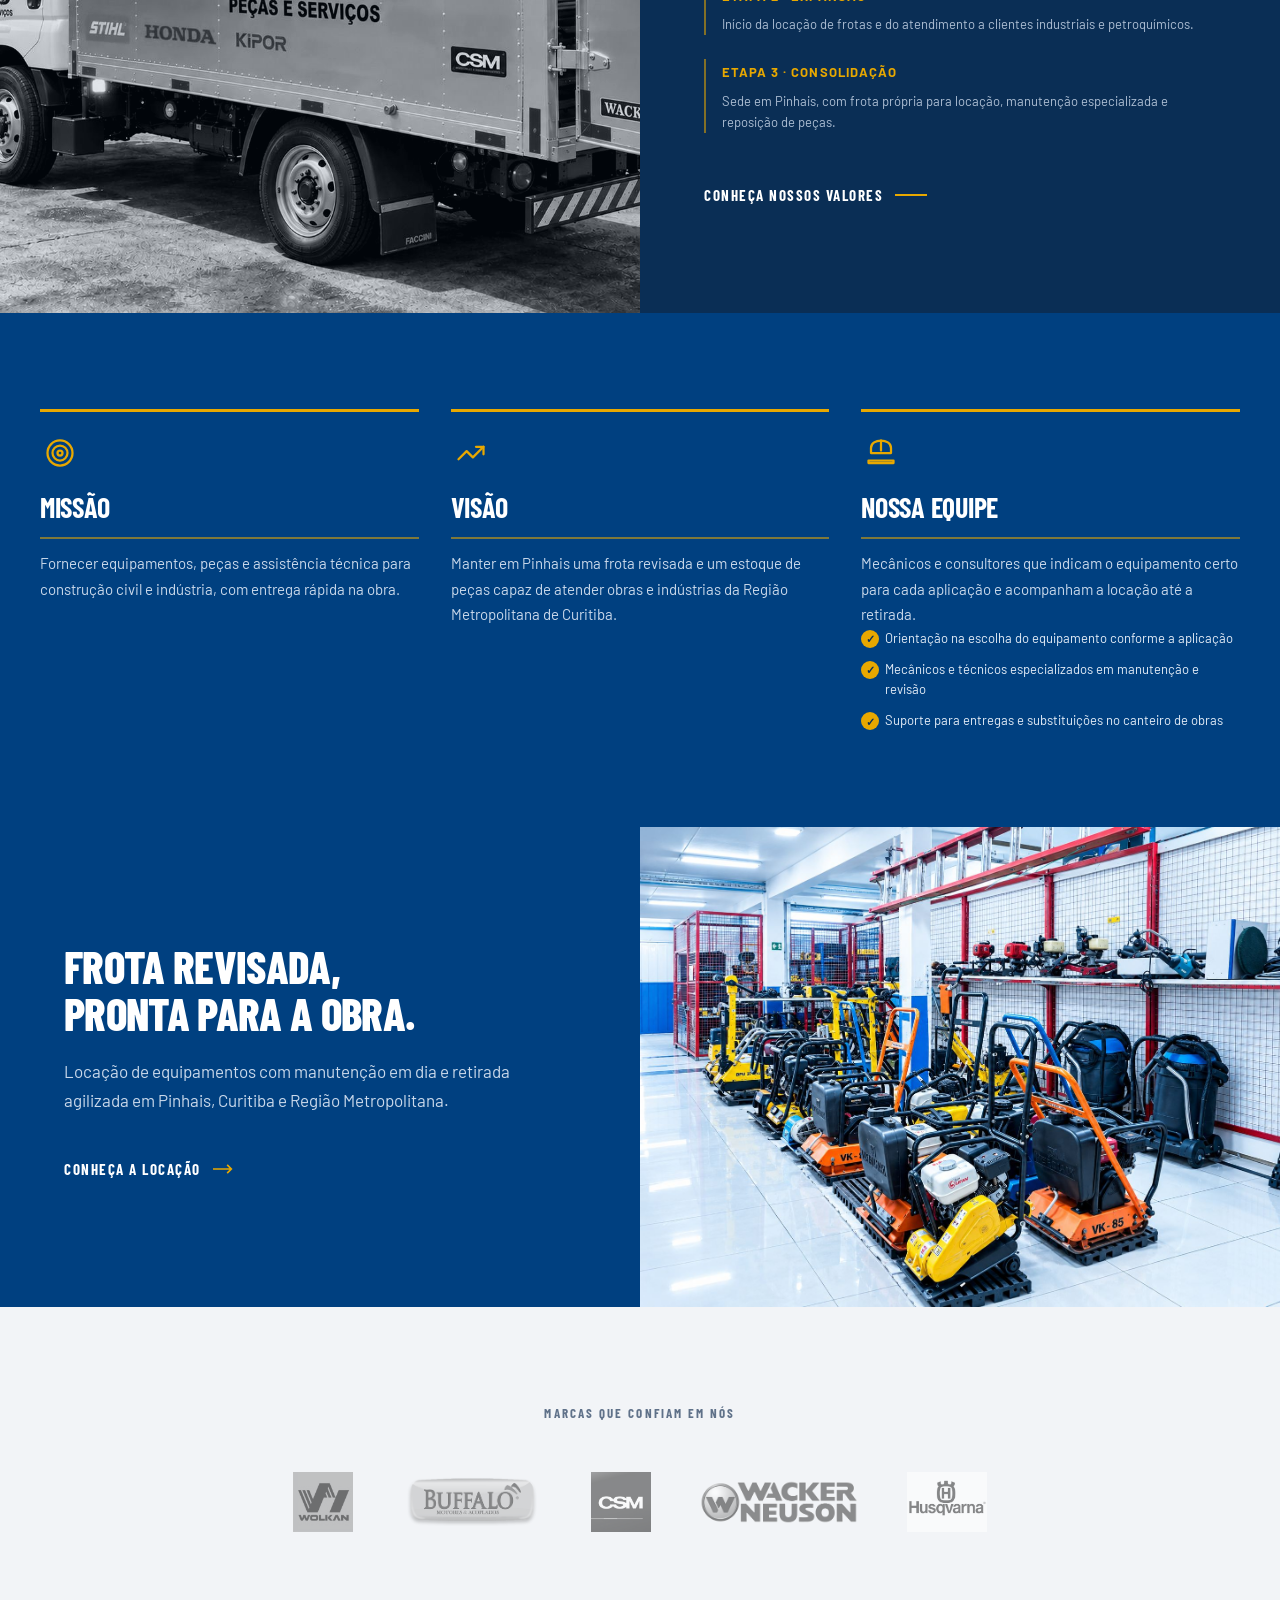
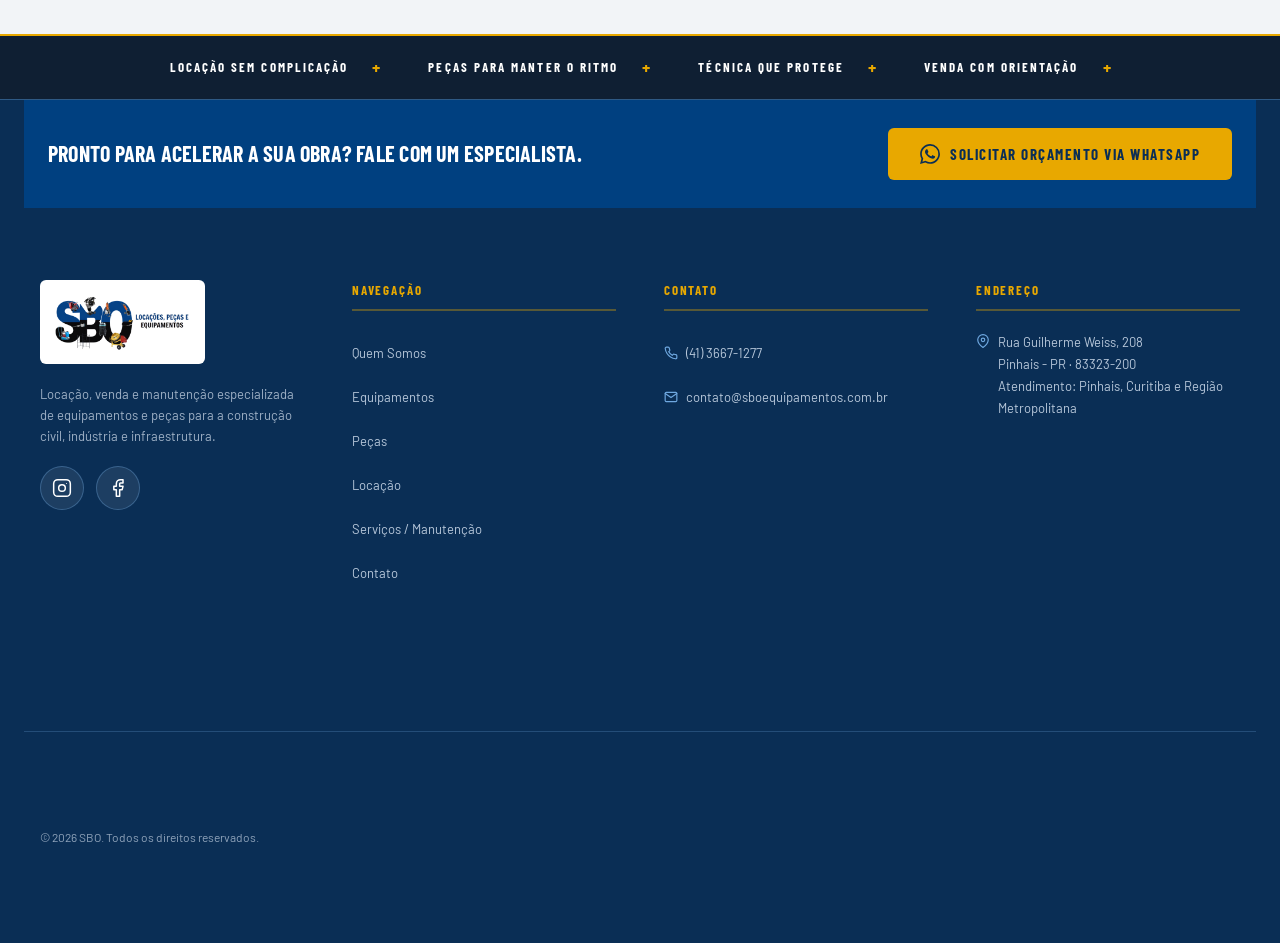
<file: pages/empresa.html>
<!DOCTYPE html>
<html lang="pt-BR">
<head>
  <meta charset="UTF-8">
  <meta http-equiv="refresh" content="0;url=../index.html">
  <meta name="robots" content="noindex">
  <link rel="icon" type="image/svg+xml" href="../assets/images/favicon.svg">
  <title>Empresa | SBO</title>
  <script>window.location.href = '../index.html';</script>
</head>
<body>
  <p>Redirecionando para a página inicial...</p>
</body>
</html>
</file>
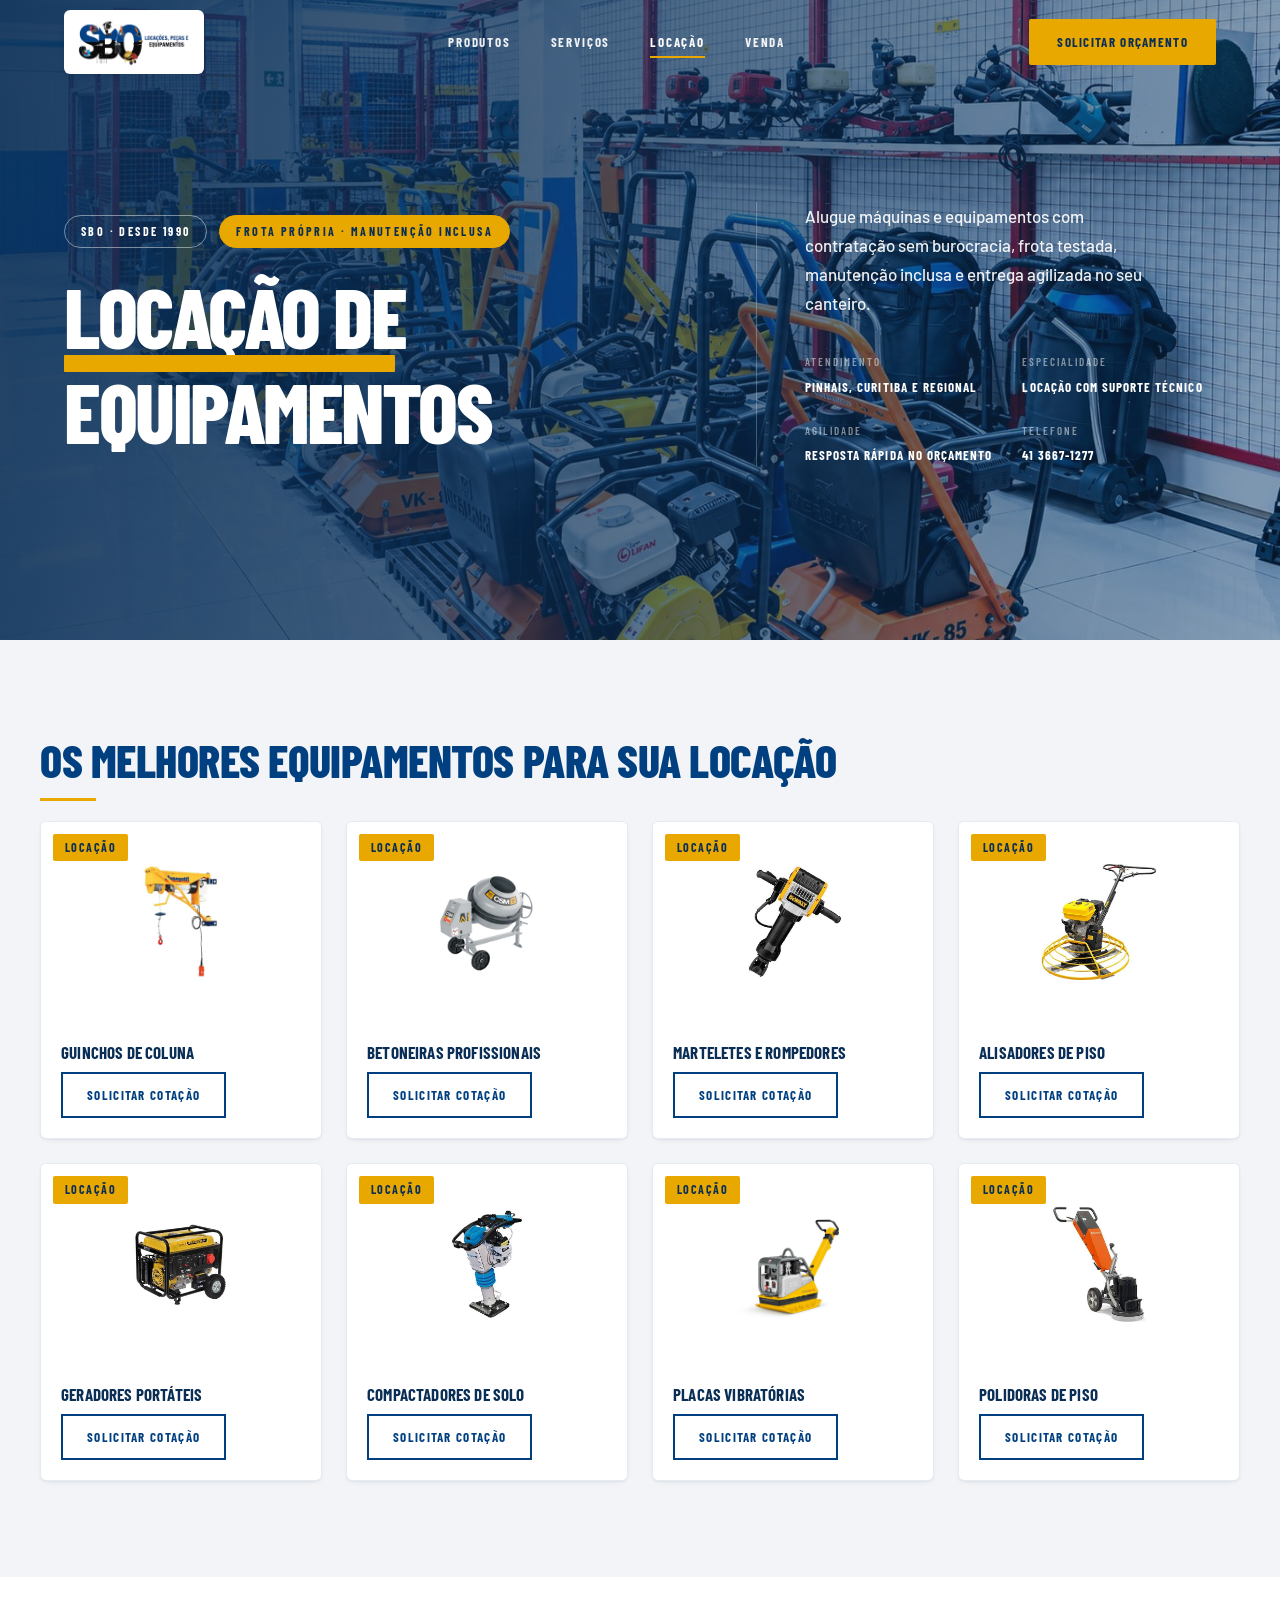
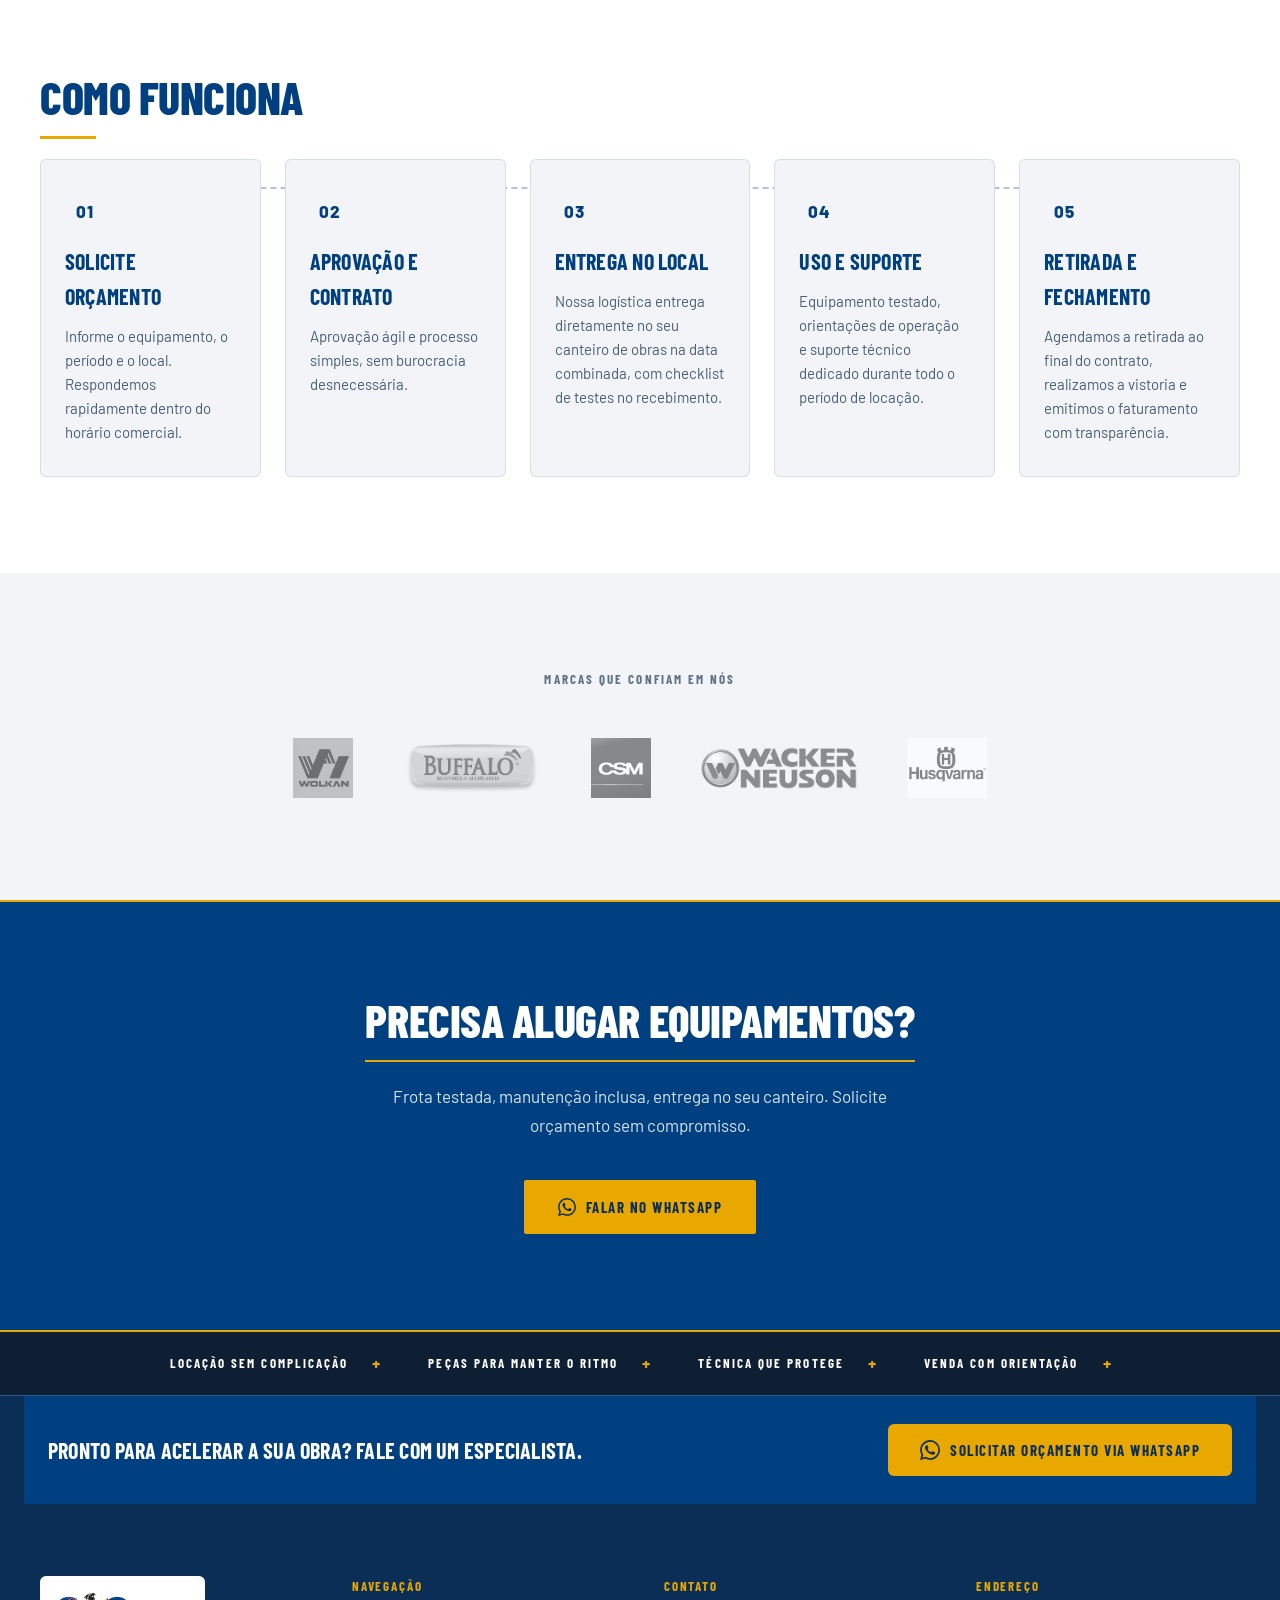
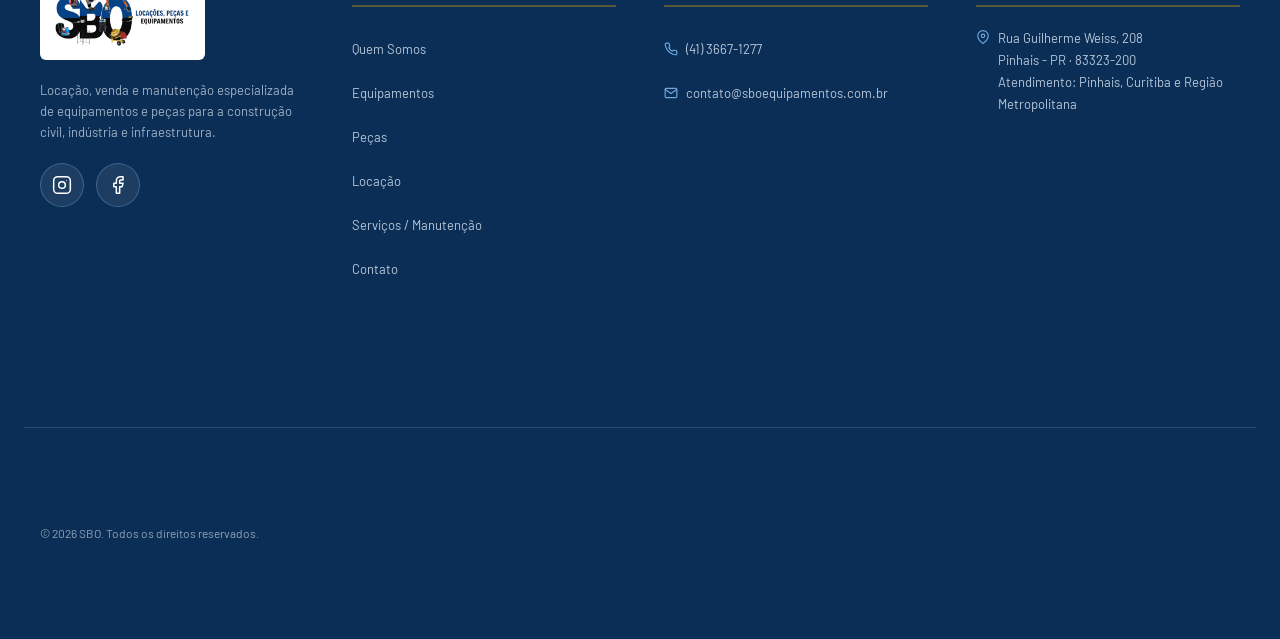
<file: pages/locacao.html>
<!DOCTYPE html>
<html lang="pt-BR">
<head>
<meta charset="UTF-8">
  <meta name="viewport" content="width=device-width, initial-scale=1.0">
  <title>Locação de Equipamentos | SBO</title>
  <meta name="description" content="Aluguel de máquinas e equipamentos para construção civil com frota testada, manutenção inclusa e entrega ágil em Pinhais, Curitiba e Região Metropolitana.">
  <link rel="canonical" href="https://www.sboequipamentos.com.br/pages/locacao.html">
  <link rel="icon" type="image/svg+xml" href="../assets/images/favicon.svg">
  <link rel="apple-touch-icon" href="../assets/images/sbo-logo.png">
  <meta name="theme-color" content="#004080">
  <meta property="og:type" content="website">
  <meta property="og:site_name" content="SBO - Comércio de Peças e Equipamentos">
  <meta property="og:locale" content="pt_BR">
  <meta property="og:title" content="Locação de Equipamentos | SBO">
  <meta property="og:description" content="Aluguel de máquinas e equipamentos com frota testada, manutenção inclusa e entrega ágil.">
  <meta property="og:url" content="https://www.sboequipamentos.com.br/pages/locacao.html">
  <meta property="og:image" content="https://www.sboequipamentos.com.br/assets/images/og-sbo-1200x630.png">
  <meta property="og:image:width" content="1200">
  <meta property="og:image:height" content="630">
  <meta property="og:image:alt" content="SBO — Locação, peças e equipamentos para construção em Pinhais-PR">
  <meta name="twitter:card" content="summary_large_image">
  <meta name="twitter:image" content="https://www.sboequipamentos.com.br/assets/images/og-sbo-1200x630.png">
  <meta name="twitter:image:alt" content="SBO — Locação, peças e equipamentos para construção em Pinhais-PR">
  <link rel="preconnect" href="https://fonts.googleapis.com">
  <link rel="preconnect" href="https://fonts.gstatic.com" crossorigin>
  <link href="https://fonts.googleapis.com/css2?family=Barlow+Condensed:wght@500;600;700;800&family=Barlow:wght@400;500;600;700&display=swap" rel="stylesheet">
  <link rel="stylesheet" href="../assets/css/style.css">
</head>
<body class="has-hero-header">
  <!-- ======================= CABEÇALHO GLOBAL (FIXO) ==========================
     Logo, navegação principal, CTA "Solicitar Orçamento" e botão hambúrguer
     (menu mobile). Compartilhado por todas as páginas. -->
  <header class="header header--overlay">
    <div class="header__container">
      <a href="../index.html" class="header__logo">
        <img class="header__logo-img" src="../assets/images/sbo-logo.png" alt="SBO - Comércio de Peças e Equipamentos para Construção Civil">
      </a>
      <nav class="header__nav">
        <a href="produtos.html" class="header__nav-link">Produtos</a>
        <a href="servicos.html" class="header__nav-link">Serviços</a>
        <a href="locacao.html" class="header__nav-link" aria-current="page">Locação</a>
        <a href="venda.html" class="header__nav-link">Venda</a>
      </nav>

      <a href="https://wa.me/554136671277?text=Ol%C3%A1!%20Vim%20pelo%20site%20da%20SBO%20e%20gostaria%20de%20solicitar%20um%20or%C3%A7amento." target="_blank" rel="noopener" class="header__cta">Solicitar Orçamento</a>

      <button class="header__toggle" type="button" aria-label="Abrir menu" aria-expanded="false" aria-controls="mobileMenu">
        <span></span>
        <span></span>
        <span></span>
      </button>
    </div>
  </header>
  <!-- ========================= MENU MOBILE (GAVETA) ============================
     Sobreposição escura + gaveta lateral usada em telas pequenas.
     Aberto/fechado pelo script global (assets/js/main.js). -->
  <div class="mobile-menu" id="mobileMenu">
    <div class="mobile-menu__overlay"></div>
    <nav class="mobile-menu__drawer">
      <a href="produtos.html" class="mobile-menu__link">Produtos</a>
      <a href="servicos.html" class="mobile-menu__link">Serviços</a>
      <a href="locacao.html" class="mobile-menu__link" aria-current="page">Locação</a>
      <a href="venda.html" class="mobile-menu__link">Venda</a>
      <a href="https://wa.me/554136671277?text=Ol%C3%A1!%20Vim%20pelo%20site%20da%20SBO%20e%20gostaria%20de%20solicitar%20um%20or%C3%A7amento." target="_blank" rel="noopener" class="mobile-menu__cta">Solicitar Orçamento</a>
    </nav>
  </div>
  <!-- ============================ CONTEÚDO PRINCIPAL =========================== -->
  <main class="main">
    <!-- Cabeçalho da página interna: título, subtítulo e fundo institucional. -->
    <section class="page-hero page-hero--locacao">
      <div class="page-hero__background" role="img" aria-label="Equipamentos para locação em obra"></div>
      <div class="page-hero__overlay"></div>
      <div class="page-hero__container">
        <div class="page-hero__content">
          <div class="page-hero__badges">
            <span class="page-hero__badge-item">SBO · DESDE 1990</span>
            <span class="page-hero__badge-item page-hero__badge-item--primary">FROTA PRÓPRIA · MANUTENÇÃO INCLUSA</span>
          </div>
          <h1 class="page-hero__title">
            <span class="page-hero__title-line page-hero__title-line--accent">LOCAÇÃO DE</span>
            <span class="page-hero__title-line page-hero__title-line--primary">EQUIPAMENTOS</span>
          </h1>
        </div>
        <div class="page-hero__info">
          <p class="page-hero__description">
            Alugue máquinas e equipamentos com contratação sem burocracia, frota testada, manutenção inclusa e entrega agilizada no seu canteiro.
          </p>
          <div class="page-hero__details">
            <div class="page-hero__detail-item">
              <span class="page-hero__detail-label">ATENDIMENTO</span>
              <span class="page-hero__detail-value">PINHAIS, CURITIBA E REGIONAL</span>
            </div>
            <div class="page-hero__detail-item">
              <span class="page-hero__detail-label">ESPECIALIDADE</span>
              <span class="page-hero__detail-value">LOCAÇÃO COM SUPORTE TÉCNICO</span>
            </div>
            <div class="page-hero__detail-item">
              <span class="page-hero__detail-label">AGILIDADE</span>
              <span class="page-hero__detail-value">RESPOSTA RÁPIDA NO ORÇAMENTO</span>
            </div>
            <div class="page-hero__detail-item">
              <span class="page-hero__detail-label">TELEFONE</span>
              <span class="page-hero__detail-value">41 3667-1277</span>
            </div>
          </div>
        </div>
      </div>
    </section>

    <!-- Equipamentos disponíveis para locação: grid de cards com WhatsApp de Locações. -->
    <section class="featured" data-reveal>
      <div class="featured__container">
        <h2 class="featured__title" data-reveal>Os Melhores Equipamentos para sua Locação</h2>
        <div class="featured__grid">
          <article class="product" data-reveal data-reveal-delay="1">
            <div class="product__media">
              <span class="product__category">Locação</span>
              <img src="../locacao/Guincho.jpg" alt="Guincho de Coluna" loading="lazy">
            </div>
            <div class="product__body">
              <h3 class="product__name">Guinchos de Coluna</h3>
              <a href="https://wa.me/554136671277?text=Ol%C3%A1!%20Gostaria%20de%20solicitar%20um%20or%C3%A7amento%20para%20loca%C3%A7%C3%A3o%20de%20Guinchos." target="_blank" rel="noopener" class="product__button">Solicitar Cotação</a>
            </div>
          </article>

          <article class="product" data-reveal data-reveal-delay="2">
            <div class="product__media">
              <span class="product__category">Locação</span>
              <img src="../locacao/Betoeira.jpeg" alt="Betoneira Profissional" loading="lazy">
            </div>
            <div class="product__body">
              <h3 class="product__name">Betoneiras Profissionais</h3>
              <a href="https://wa.me/554136671277?text=Ol%C3%A1!%20Gostaria%20de%20solicitar%20um%20or%C3%A7amento%20para%20loca%C3%A7%C3%A3o%20de%20Betoneiras." target="_blank" rel="noopener" class="product__button">Solicitar Cotação</a>
            </div>
          </article>

          <article class="product" data-reveal data-reveal-delay="3">
            <div class="product__media">
              <span class="product__category">Locação</span>
              <img src="../locacao/Martelete.jpg" alt="Marteletes e Rompedores" loading="lazy">
            </div>
            <div class="product__body">
              <h3 class="product__name">Marteletes e Rompedores</h3>
              <a href="https://wa.me/554136671277?text=Ol%C3%A1!%20Gostaria%20de%20solicitar%20um%20or%C3%A7amento%20para%20loca%C3%A7%C3%A3o%20de%20Marteletes." target="_blank" rel="noopener" class="product__button">Solicitar Cotação</a>
            </div>
          </article>

          <article class="product" data-reveal data-reveal-delay="4">
            <div class="product__media">
              <span class="product__category">Locação</span>
              <img src="../locacao/Alisadora.jpg" alt="Alisadores de Piso" loading="lazy">
            </div>
            <div class="product__body">
              <h3 class="product__name">Alisadores de Piso</h3>
              <a href="https://wa.me/554136671277?text=Ol%C3%A1!%20Gostaria%20de%20solicitar%20um%20or%C3%A7amento%20para%20loca%C3%A7%C3%A3o%20de%20Alisadores." target="_blank" rel="noopener" class="product__button">Solicitar Cotação</a>
            </div>
          </article>

          <article class="product" data-reveal data-reveal-delay="5">
            <div class="product__media">
              <span class="product__category">Locação</span>
              <img src="../locacao/Gerador.jpg" alt="Geradores Portáteis" loading="lazy">
            </div>
            <div class="product__body">
              <h3 class="product__name">Geradores Portáteis</h3>
              <a href="https://wa.me/554136671277?text=Ol%C3%A1!%20Gostaria%20de%20solicitar%20um%20or%C3%A7amento%20para%20loca%C3%A7%C3%A3o%20de%20Geradores." target="_blank" rel="noopener" class="product__button">Solicitar Cotação</a>
            </div>
          </article>

          <article class="product" data-reveal data-reveal-delay="6">
            <div class="product__media">
              <span class="product__category">Locação</span>
              <img src="../locacao/Compactador de solo.jpg" alt="Compactadores de Solo" loading="lazy">
            </div>
            <div class="product__body">
              <h3 class="product__name">Compactadores de Solo</h3>
              <a href="https://wa.me/554136671277?text=Ol%C3%A1!%20Gostaria%20de%20solicitar%20um%20or%C3%A7amento%20para%20loca%C3%A7%C3%A3o%20de%20Compactadores." target="_blank" rel="noopener" class="product__button">Solicitar Cotação</a>
            </div>
          </article>

          <article class="product" data-reveal data-reveal-delay="7">
            <div class="product__media">
              <span class="product__category">Locação</span>
              <img src="../locacao/Placa Vibratoria.jpg" alt="Placas Vibratórias" loading="lazy">
            </div>
            <div class="product__body">
              <h3 class="product__name">Placas Vibratórias</h3>
              <a href="https://wa.me/554136671277?text=Ol%C3%A1!%20Gostaria%20de%20solicitar%20um%20or%C3%A7amento%20para%20loca%C3%A7%C3%A3o%20de%20Placas%20Vibrat%C3%B3rias." target="_blank" rel="noopener" class="product__button">Solicitar Cotação</a>
            </div>
          </article>

          <article class="product" data-reveal data-reveal-delay="8">
            <div class="product__media">
              <span class="product__category">Locação</span>
              <img src="../locacao/Polidora de Piso.jpg" alt="Polidoras de Piso" loading="lazy">
            </div>
            <div class="product__body">
              <h3 class="product__name">Polidoras de Piso</h3>
              <a href="https://wa.me/554136671277?text=Ol%C3%A1!%20Gostaria%20de%20solicitar%20um%20or%C3%A7amento%20para%20loca%C3%A7%C3%A3o%20de%20Polidoras." target="_blank" rel="noopener" class="product__button">Solicitar Cotação</a>
            </div>
          </article>
        </div>
      </div>
    </section>

<!-- Passo a passo do processo de locação (etapas 01 a 05). -->
    <section class="solutions" data-reveal>
      <div class="solutions__container">
        <h2 class="solutions__title" data-reveal>Como Funciona</h2>
        <div class="cards-grid cards-grid--5">
          <div class="card" data-reveal data-reveal-delay="1">
            <div class="card__icon"><span class="card__step">01</span></div>
            <h3 class="card__title">Solicite Orçamento</h3>
            <p class="card__text">Informe o equipamento, o período e o local. Respondemos rapidamente dentro do horário comercial.</p>
          </div>

          <div class="card" data-reveal data-reveal-delay="2">
            <div class="card__icon"><span class="card__step">02</span></div>
            <h3 class="card__title">Aprovação e Contrato</h3>
            <p class="card__text">Aprovação ágil e processo simples, sem burocracia desnecessária.</p>
          </div>

          <div class="card" data-reveal data-reveal-delay="3">
            <div class="card__icon"><span class="card__step">03</span></div>
            <h3 class="card__title">Entrega no Local</h3>
            <p class="card__text">Nossa logística entrega diretamente no seu canteiro de obras na data combinada, com checklist de testes no recebimento.</p>
          </div>

          <div class="card" data-reveal data-reveal-delay="4">
            <div class="card__icon"><span class="card__step">04</span></div>
            <h3 class="card__title">Uso e Suporte</h3>
            <p class="card__text">Equipamento testado, orientações de operação e suporte técnico dedicado durante todo o período de locação.</p>
          </div>

          <div class="card" data-reveal data-reveal-delay="5">
            <div class="card__icon"><span class="card__step">05</span></div>
            <h3 class="card__title">Retirada e Fechamento</h3>
            <p class="card__text">Agendamos a retirada ao final do contrato, realizamos a vistoria e emitimos o faturamento com transparência.</p>
          </div>
        </div>
      </div>
    </section>

    <!-- Parceiros: faixa de marcas/clientes. -->
    <section class="partners" data-reveal>
      <div class="partners__container">
        <h2 class="partners__title">Marcas que confiam em nós</h2>
        <div class="partners__row">
          <div class="partner" aria-label="Wolkan">
            <img src="../marcas/wolkan_equipamentos_para_compactao_de_solo_e_tecnologia_em_concreto_logo.jpg" alt="Wolkan">
          </div>
          <div class="partner" aria-label="Buffalo Motores">
            <img src="../marcas/BuffaloMotoresAcompladosLogoAmarela-Drw54jXV.png" alt="Buffalo Motores">
          </div>
          <div class="partner" aria-label="CSM Máquinas">
            <img src="../marcas/csmmaquinas_logo.jpg" alt="CSM Máquinas">
          </div>
          <div class="partner" aria-label="Wacker Neuson">
            <img src="../marcas/wacker-neuson-logo.png" alt="Wacker Neuson">
          </div>
          <div class="partner" aria-label="Husqvarna">
            <img src="../marcas/images.jpg" alt="Husqvarna">
          </div>
        </div>
      </div>
    </section>

    <!-- CTA final: chamada para contato via WhatsApp. -->
    <section class="cta" data-reveal>
      <div class="cta__container">
        <h2 class="cta__title">Precisa alugar equipamentos?</h2>
        <p class="cta__text">
          Frota testada, manutenção inclusa, entrega no seu canteiro. Solicite orçamento sem compromisso.
        </p>
        <div class="cta__actions">
          <a href="https://wa.me/554136671277?text=Ol%C3%A1!%20Vim%20pelo%20site%20da%20SBO%20e%20gostaria%20de%20falar%20com%20um%20especialista." target="_blank" rel="noopener" class="cta__btn cta__btn-primary">
            <svg class="cta__whatsapp-icon" width="18" height="18" viewBox="0 0 24 24" fill="currentColor" aria-hidden="true"><path d="M17.472 14.382c-.297-.149-1.758-.867-2.03-.967-.273-.099-.471-.148-.67.15-.197.297-.767.966-.94 1.164-.173.199-.347.223-.644.075-.297-.15-1.255-.463-2.39-1.475-.883-.788-1.48-1.761-1.653-2.059-.173-.297-.018-.458.13-.606.134-.133.298-.347.446-.52.149-.174.198-.298.298-.497.099-.198.05-.371-.025-.52-.075-.149-.669-1.612-.916-2.207-.242-.579-.487-.5-.669-.51-.173-.008-.371-.01-.57-.01-.198 0-.52.074-.792.372-.272.297-1.04 1.016-1.04 2.479 0 1.462 1.065 2.875 1.213 3.074.149.198 2.096 3.2 5.077 4.487.709.306 1.262.489 1.694.625.712.227 1.36.195 1.871.118.571-.085 1.758-.719 2.006-1.413.248-.694.248-1.289.173-1.413-.074-.124-.272-.198-.57-.347m-5.421 7.403h-.004a9.87 9.87 0 01-5.031-1.378l-.361-.214-3.741.982.998-3.648-.235-.374a9.86 9.86 0 01-1.51-5.26c.001-5.45 4.436-9.884 9.888-9.884 2.64 0 5.122 1.03 6.988 2.898a9.825 9.825 0 012.893 6.994c-.003 5.45-4.437 9.884-9.885 9.884m8.413-18.297A11.815 11.815 0 0012.05 0C5.495 0 .16 5.335.157 11.892c0 2.096.547 4.142 1.588 5.945L.057 24l6.305-1.654a11.882 11.882 0 005.683 1.448h.005c6.554 0 11.89-5.335 11.893-11.893a11.821 11.821 0 00-3.48-8.413z"/></svg>
            Falar no WhatsApp
          </a>
        </div>
      </div>
    </section>
  </main>

  <!-- ==================== MARQUEE =========================================== -->
  <section class="products-marquee">
    <div class="products-marquee__track">
      <div class="products-marquee__item">
        <span class="products-marquee__text">LOCAÇÃO SEM COMPLICAÇÃO</span>
        <span class="products-marquee__sep">+</span>
      </div>
      <div class="products-marquee__item">
        <span class="products-marquee__text">PEÇAS PARA MANTER O RITMO</span>
        <span class="products-marquee__sep">+</span>
      </div>
      <div class="products-marquee__item">
        <span class="products-marquee__text">TÉCNICA QUE PROTEGE</span>
        <span class="products-marquee__sep">+</span>
      </div>
      <div class="products-marquee__item">
        <span class="products-marquee__text">VENDA COM ORIENTAÇÃO</span>
        <span class="products-marquee__sep">+</span>
      </div>
    </div>
  </section>

  <!-- ===================== RODAPÉ GLOBAL (COMPARTILHADO) ====================== -->
  <footer class="footer" id="contato">
    <div class="footer__cta-bar">
      <div class="footer__cta-bar-inner">
        <p class="footer__cta-bar-text">Pronto para acelerar a sua obra? Fale com um especialista.</p>
        <a href="https://wa.me/554136671277?text=Ol%C3%A1!%20Vim%20pelo%20site%20da%20SBO%20e%20gostaria%20de%20solicitar%20um%20or%C3%A7amento." target="_blank" rel="noopener" class="footer__cta-bar-btn">
          <svg width="20" height="20" viewBox="0 0 24 24" fill="currentColor" aria-hidden="true"><path d="M17.472 14.382c-.297-.149-1.758-.867-2.03-.967-.273-.099-.471-.148-.67.15-.197.297-.767.966-.94 1.164-.173.199-.347.223-.644.075-.297-.15-1.255-.463-2.39-1.475-.883-.788-1.48-1.761-1.653-2.059-.173-.297-.018-.458.13-.606.134-.133.298-.347.446-.52.149-.174.198-.298.298-.497.099-.198.05-.371-.025-.52-.075-.149-.669-1.612-.916-2.207-.242-.579-.487-.5-.669-.51-.173-.008-.371-.01-.57-.01-.198 0-.52.074-.792.372-.272.297-1.04 1.016-1.04 2.479 0 1.462 1.065 2.875 1.213 3.074.149.198 2.096 3.2 5.077 4.487.709.306 1.262.489 1.694.625.712.227 1.36.195 1.871.118.571-.085 1.758-.719 2.006-1.413.248-.694.248-1.289.173-1.413-.074-.124-.272-.198-.57-.347m-5.421 7.403h-.004a9.87 9.87 0 01-5.031-1.378l-.361-.214-3.741.982.998-3.648-.235-.374a9.86 9.86 0 01-1.51-5.26c.001-5.45 4.436-9.884 9.888-9.884 2.64 0 5.122 1.03 6.988 2.898a9.825 9.825 0 012.893 6.994c-.003 5.45-4.437 9.884-9.885 9.884m8.413-18.297A11.815 11.815 0 0012.05 0C5.495 0 .16 5.335.157 11.892c0 2.096.547 4.142 1.588 5.945L.057 24l6.305-1.654a11.882 11.882 0 005.683 1.448h.005c6.554 0 11.89-5.335 11.893-11.893a11.821 11.821 0 00-3.48-8.413z"/></svg>
          Solicitar Orçamento via WhatsApp
        </a>
      </div>
    </div>
    <div class="footer__container">
      <div class="footer__col footer__col--brand">
        <a href="../index.html" class="footer__logo">
          <img class="footer__logo-img" src="../assets/images/sbo-logo.png" alt="SBO - Peças e Equipamentos">
        </a>
        <p class="footer__brand-text">
          Locação, venda e manutenção especializada de equipamentos e peças para a construção civil, indústria e infraestrutura.
        </p>
        <div class="footer__social">
          <a href="https://www.instagram.com/sbopinhais/" class="footer__social-link" target="_blank" rel="noopener" aria-label="Instagram da SBO">
            <svg width="20" height="20" viewBox="0 0 24 24" fill="none" stroke="currentColor" stroke-width="1.8" stroke-linecap="round" stroke-linejoin="round" aria-hidden="true"><rect x="2" y="2" width="20" height="20" rx="5"/><circle cx="12" cy="12" r="4"/><circle cx="17.5" cy="6.5" r="0.6" fill="currentColor" stroke="none"/></svg>
          </a>
          <a href="https://www.facebook.com/sbopinhais/?locale=pt_BR" class="footer__social-link" target="_blank" rel="noopener" aria-label="Facebook da SBO">
            <svg width="20" height="20" viewBox="0 0 24 24" fill="none" stroke="currentColor" stroke-width="1.8" stroke-linecap="round" stroke-linejoin="round" aria-hidden="true"><path d="M18 2h-3a5 5 0 0 0-5 5v3H7v4h3v8h4v-8h3l1-4h-4V7a1 1 0 0 1 1-1h3z"/></svg>
          </a>
        </div>
      </div>
      <div class="footer__col">
        <h3 class="footer__heading">Navegação</h3>
        <ul class="footer__list">
          <li><a href="../index.html" class="footer__link">Quem Somos</a></li>
          <li><a href="produtos.html" class="footer__link">Equipamentos</a></li>
          <li><a href="produtos.html" class="footer__link">Peças</a></li>
          <li><a href="locacao.html" class="footer__link">Locação</a></li>
          <li><a href="servicos.html" class="footer__link">Serviços / Manutenção</a></li>
          <li><a href="contato.html" class="footer__link">Contato</a></li>
        </ul>
      </div>
      <div class="footer__col">
        <h3 class="footer__heading">Contato</h3>
        <ul class="footer__list">
          <li>
            <a href="tel:+554136671277" class="footer__link footer__link--with-icon">
              <svg width="14" height="14" viewBox="0 0 24 24" fill="none" stroke="currentColor" stroke-width="2" stroke-linecap="round" stroke-linejoin="round"><path d="M22 16.92v3a2 2 0 0 1-2.18 2 19.79 19.79 0 0 1-8.63-3.07 19.5 19.5 0 0 1-6-6 19.79 19.79 0 0 1-3.07-8.67A2 2 0 0 1 4.11 2h3a2 2 0 0 1 2 1.72c.127.96.361 1.903.7 2.81a2 2 0 0 1-.45 2.11L8.09 9.91a16 16 0 0 0 6 6l1.27-1.27a2 2 0 0 1 2.11-.45c.907.339 1.85.573 2.81.7A2 2 0 0 1 22 16.92z"/></svg>
              (41) 3667-1277
            </a>
          </li>
          <li>
            <a href="mailto:contato@sboequipamentos.com.br" class="footer__link footer__link--with-icon">
              <svg width="14" height="14" viewBox="0 0 24 24" fill="none" stroke="currentColor" stroke-width="2" stroke-linecap="round" stroke-linejoin="round"><path d="M4 4h16c1.1 0 2 .9 2 2v12c0 1.1-.9 2-2 2H4c-1.1 0-2-.9-2-2V6c0-1.1.9-2 2-2z"/><polyline points="22,6 12,13 2,6"/></svg>
              contato@sboequipamentos.com.br
            </a>
          </li>
        </ul>
      </div>
      <div class="footer__col">
        <h3 class="footer__heading">Endereço</h3>
        <p class="footer__address footer__address--with-icon">
          <svg width="14" height="14" viewBox="0 0 24 24" fill="none" stroke="currentColor" stroke-width="2" stroke-linecap="round" stroke-linejoin="round"><path d="M21 10c0 7-9 13-9 13s-9-6-9-13a9 9 0 0 1 18 0z"/><circle cx="12" cy="10" r="3"/></svg>
          <span>Rua Guilherme Weiss, 208<br>Pinhais - PR · 83323-200<br>Atendimento: Pinhais, Curitiba e Região Metropolitana</span>
        </p>
      </div>
    </div>
    <div class="footer__bottom">
      <div class="footer__container">
        <p class="footer__copyright">© 2026 SBO. Todos os direitos reservados.</p>
      </div>
    </div>
  </footer>
  <script src="../assets/js/main.js"></script>
</body>
</html>
</file>
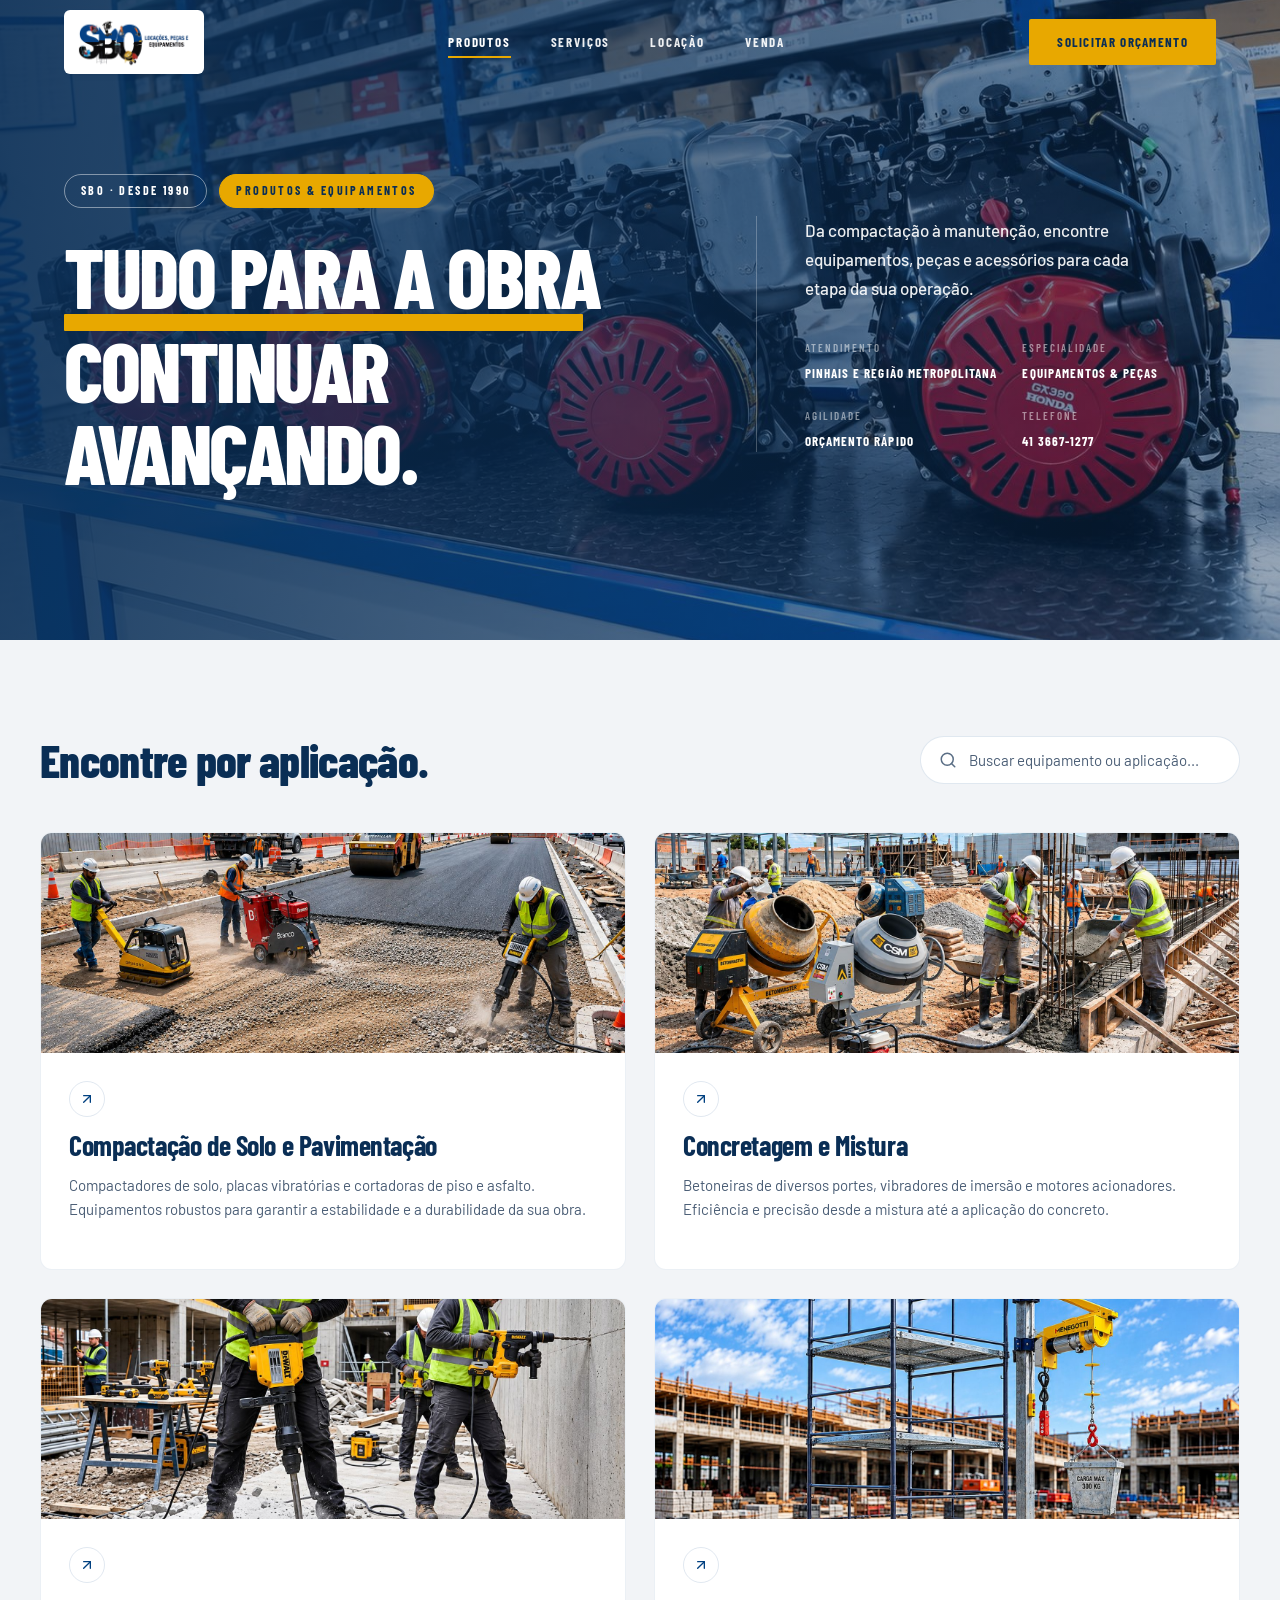
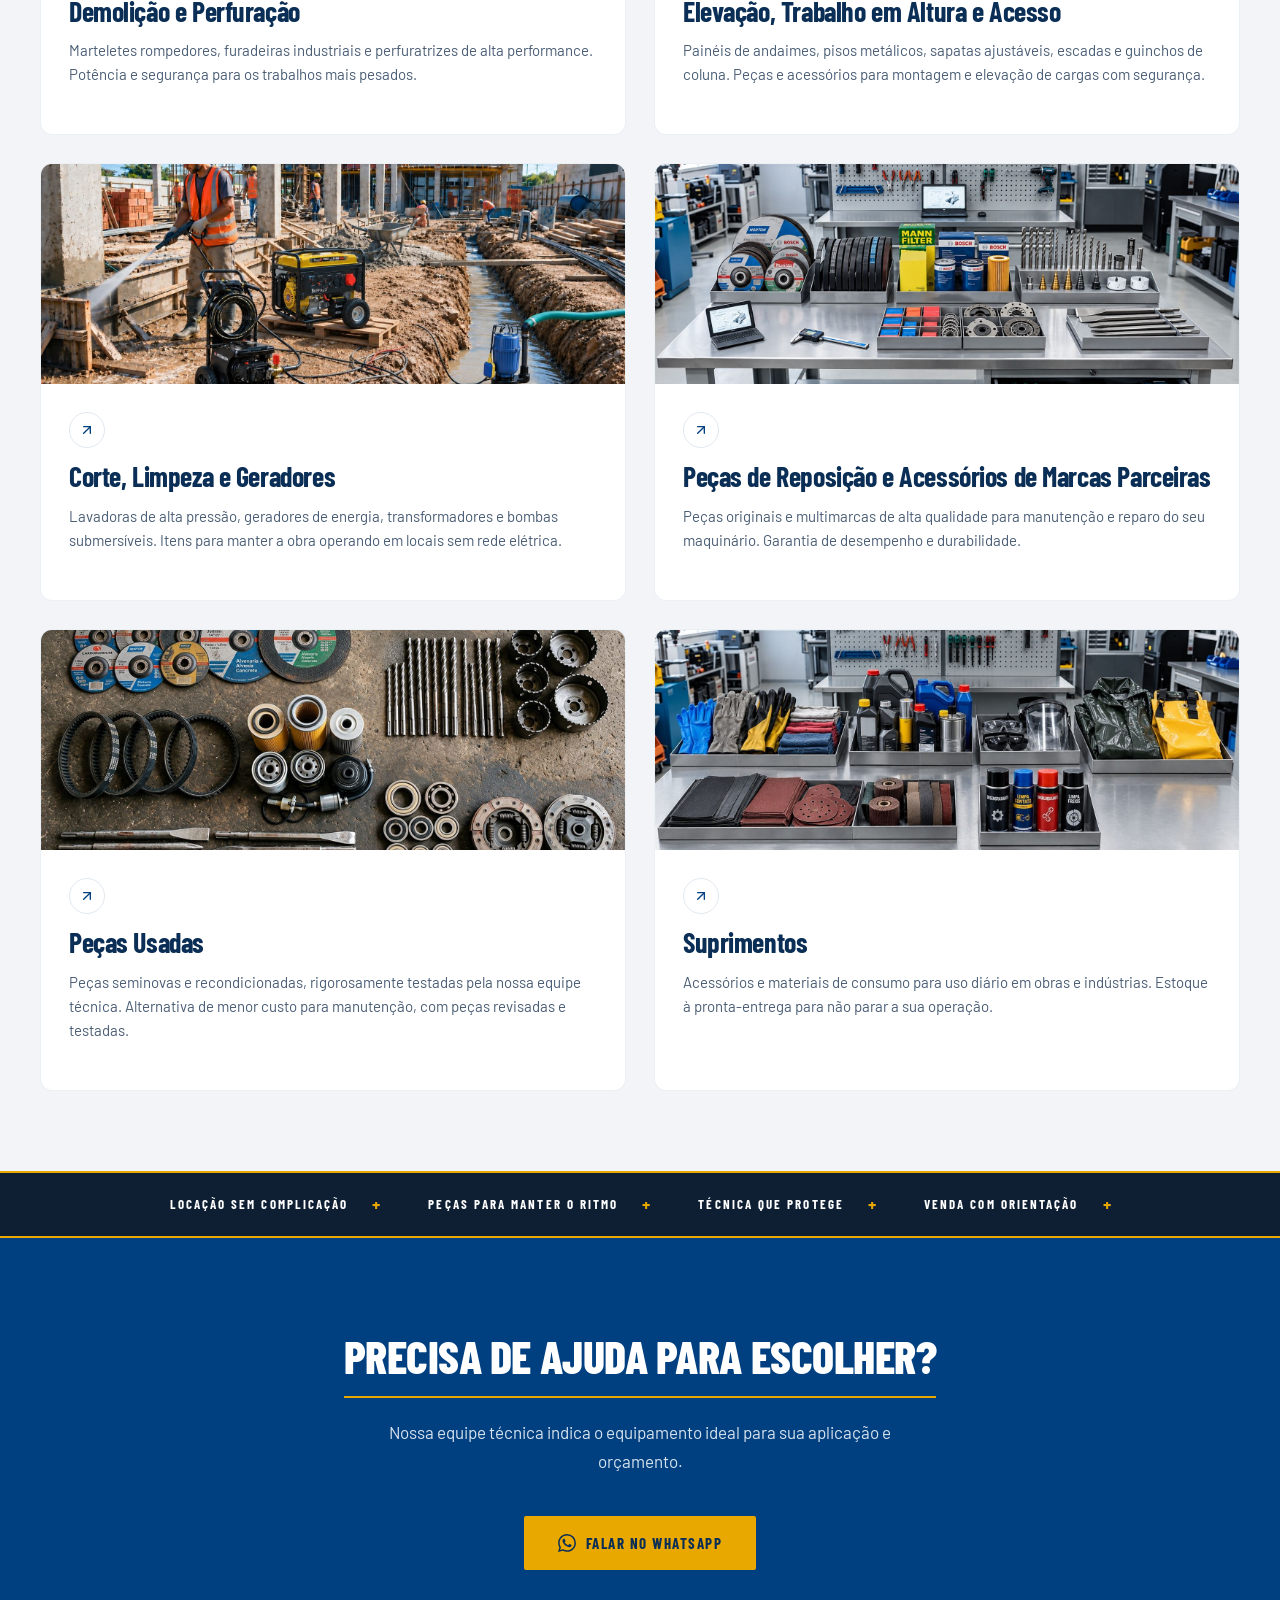
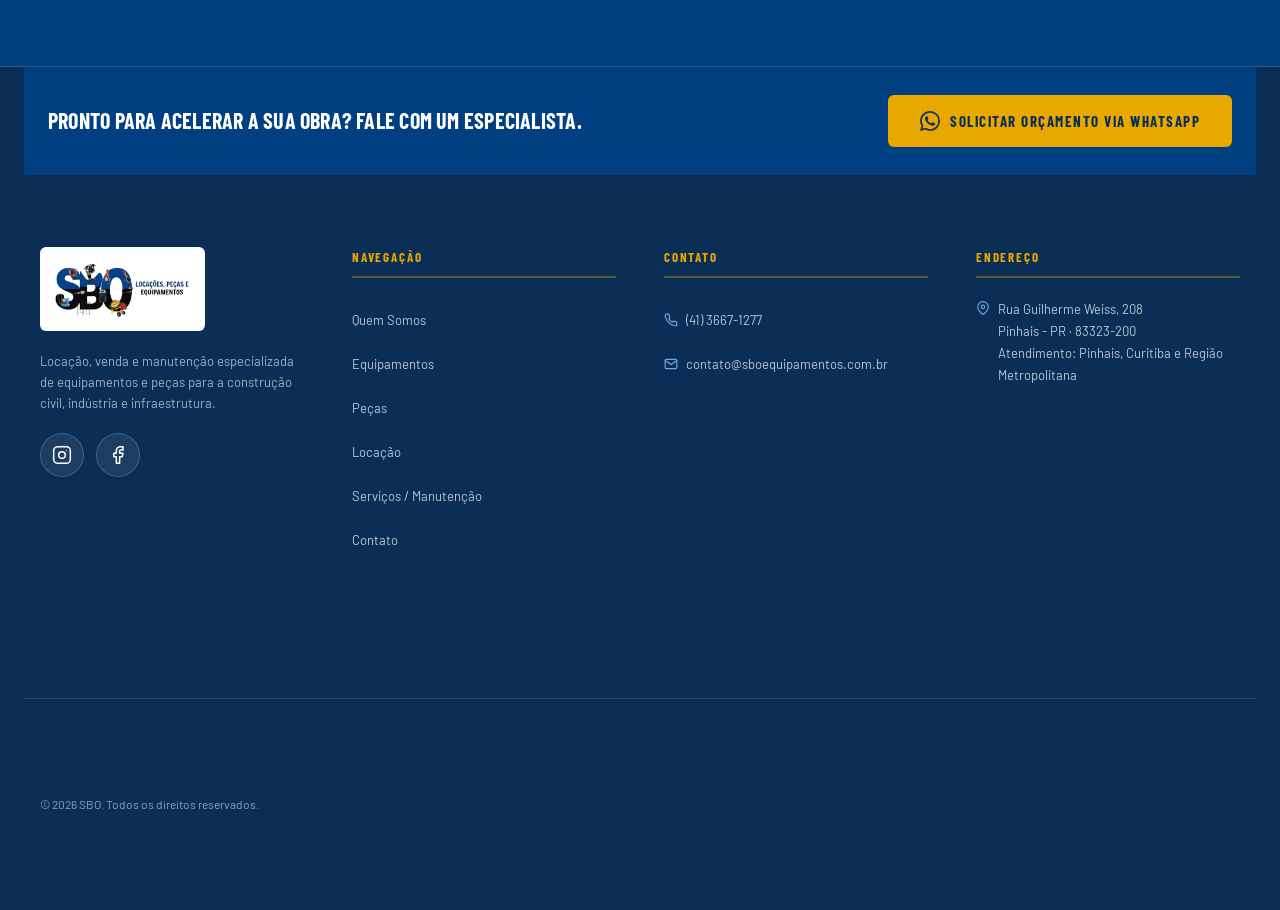
<file: pages/produtos.html>
<!DOCTYPE html>
<html lang="pt-BR">
<head>
<meta charset="UTF-8">
  <meta name="viewport" content="width=device-width, initial-scale=1.0">
  <title>Produtos e Equipamentos | SBO</title>
  <meta name="description" content="Equipamentos, peças e acessórios para construção civil, indústria e infraestrutura: compactação, concretagem, demolição, elevação, corte e suprimentos.">
  <link rel="canonical" href="https://www.sboequipamentos.com.br/pages/produtos.html">
  <link rel="icon" type="image/svg+xml" href="../assets/images/favicon.svg">
  <link rel="apple-touch-icon" href="../assets/images/sbo-logo.png">
  <meta name="theme-color" content="#004080">
  <meta property="og:type" content="website">
  <meta property="og:site_name" content="SBO - Comércio de Peças e Equipamentos">
  <meta property="og:locale" content="pt_BR">
  <meta property="og:title" content="Produtos e Equipamentos | SBO">
  <meta property="og:description" content="Equipamentos, peças e acessórios para construção civil, indústria e infraestrutura.">
  <meta property="og:url" content="https://www.sboequipamentos.com.br/pages/produtos.html">
  <meta property="og:image" content="https://www.sboequipamentos.com.br/assets/images/og-sbo-1200x630.png">
  <meta property="og:image:width" content="1200">
  <meta property="og:image:height" content="630">
  <meta property="og:image:alt" content="SBO — Locação, peças e equipamentos para construção em Pinhais-PR">
  <meta name="twitter:card" content="summary_large_image">
  <meta name="twitter:image" content="https://www.sboequipamentos.com.br/assets/images/og-sbo-1200x630.png">
  <meta name="twitter:image:alt" content="SBO — Locação, peças e equipamentos para construção em Pinhais-PR">
  <link rel="preconnect" href="https://fonts.googleapis.com">
  <link rel="preconnect" href="https://fonts.gstatic.com" crossorigin>
  <link href="https://fonts.googleapis.com/css2?family=Barlow+Condensed:wght@500;600;700;800&family=Barlow:wght@400;500;600;700&display=swap" rel="stylesheet">
  <link rel="stylesheet" href="../assets/css/style.css">
</head>
<body class="has-hero-header">
  <!-- ======================= CABEÇALHO GLOBAL (FIXO) ==========================
     Logo, navegação principal, CTA "Solicitar Orçamento" e botão hambúrguer
     (menu mobile). Compartilhado por todas as páginas. -->
  <header class="header header--overlay">
    <div class="header__container">
      <a href="../index.html" class="header__logo">
        <img class="header__logo-img" src="../assets/images/sbo-logo.png" alt="SBO - Comércio de Peças e Equipamentos para Construção Civil">
      </a>
      <nav class="header__nav">
        <a href="produtos.html" class="header__nav-link" aria-current="page">Produtos</a>
        <a href="servicos.html" class="header__nav-link">Serviços</a>
        <a href="locacao.html" class="header__nav-link">Locação</a>
        <a href="venda.html" class="header__nav-link">Venda</a>
      </nav>

      <a href="https://wa.me/554136671277?text=Ol%C3%A1!%20Vim%20pelo%20site%20da%20SBO%20e%20gostaria%20de%20solicitar%20um%20or%C3%A7amento." target="_blank" rel="noopener" class="header__cta">Solicitar Orçamento</a>

      <button class="header__toggle" type="button" aria-label="Abrir menu" aria-expanded="false" aria-controls="mobileMenu">
        <span></span>
        <span></span>
        <span></span>
      </button>
    </div>
  </header>
  <!-- ========================= MENU MOBILE (GAVETA) ============================
     Sobreposição escura + gaveta lateral usada em telas pequenas.
     Aberto/fechado pelo script global (assets/js/main.js). -->
  <div class="mobile-menu" id="mobileMenu">
    <div class="mobile-menu__overlay"></div>
    <nav class="mobile-menu__drawer">
      <a href="produtos.html" class="mobile-menu__link" aria-current="page">Produtos</a>
      <a href="servicos.html" class="mobile-menu__link">Serviços</a>
      <a href="locacao.html" class="mobile-menu__link">Locação</a>
      <a href="venda.html" class="mobile-menu__link">Venda</a>
      <a href="https://wa.me/554136671277?text=Ol%C3%A1!%20Vim%20pelo%20site%20da%20SBO%20e%20gostaria%20de%20solicitar%20um%20or%C3%A7amento." target="_blank" rel="noopener" class="mobile-menu__cta">Solicitar Orçamento</a>
    </nav>
  </div>
  <!-- ============================ CONTEÚDO PRINCIPAL =========================== -->
  <main class="main">
    <!-- ==================== HERO DE PRODUTOS ================================ -->
    <section class="page-hero page-hero--produtos">
      <div class="page-hero__background" role="img" aria-label="Produtos e equipamentos SBO"></div>
      <div class="page-hero__overlay"></div>
      <div class="page-hero__container">
        <div class="page-hero__content">
          <div class="page-hero__badges">
            <span class="page-hero__badge-item">SBO · DESDE 1990</span>
            <span class="page-hero__badge-item page-hero__badge-item--primary">PRODUTOS & EQUIPAMENTOS</span>
          </div>
          <h1 class="page-hero__title">
            <span class="page-hero__title-line page-hero__title-line--accent">TUDO PARA A OBRA</span>
            <span class="page-hero__title-line page-hero__title-line--primary">CONTINUAR AVANÇANDO.</span>
          </h1>
        </div>
        <div class="page-hero__info">
          <p class="page-hero__description">
            Da compactação à manutenção, encontre equipamentos, peças e acessórios para cada etapa da sua operação.
          </p>
          <div class="page-hero__details">
            <div class="page-hero__detail-item">
              <span class="page-hero__detail-label">ATENDIMENTO</span>
              <span class="page-hero__detail-value">PINHAIS E REGIÃO METROPOLITANA</span>
            </div>
            <div class="page-hero__detail-item">
              <span class="page-hero__detail-label">ESPECIALIDADE</span>
              <span class="page-hero__detail-value">EQUIPAMENTOS & PEÇAS</span>
            </div>
            <div class="page-hero__detail-item">
              <span class="page-hero__detail-label">AGILIDADE</span>
              <span class="page-hero__detail-value">ORÇAMENTO RÁPIDO</span>
            </div>
            <div class="page-hero__detail-item">
              <span class="page-hero__detail-label">TELEFONE</span>
              <span class="page-hero__detail-value">41 3667-1277</span>
            </div>
          </div>
        </div>
      </div>
    </section>

    <!-- ==================== PORTFÓLIO / BUSCA ============================== -->
    <section class="portfolio" data-reveal>
      <div class="portfolio__container">
        <div class="portfolio__header">
          <div>
            <h2 class="portfolio__title">Encontre por aplicação.</h2>
          </div>
          <div class="portfolio__search">
            <input class="portfolio__search-input" type="text" id="portfolioSearch" placeholder="Buscar equipamento ou aplicação..." autocomplete="off">
          </div>
        </div>

        <!-- Grid de Cards de Categorias -->
        <div class="portfolio-cards" id="portfolioCards">

          <!-- 01 - Compactação de Solo e Pavimentação -->
          <article class="portfolio-card" data-reveal data-reveal-delay="1" data-keywords="compactação solo pavimentação placas vibratórias cortadoras asfalto concreto sapo rebound">
            <div class="portfolio-card__media">
              <img src="../produtos/CompactaçãoPavimentação.jpg" alt="Compactação de Solo e Pavimentação" loading="lazy">
            </div>
            <div class="portfolio-card__body">
              <div class="portfolio-card__header">
                <span class="portfolio-card__arrow">
                  <svg width="16" height="16" viewBox="0 0 24 24" fill="none" stroke="currentColor" stroke-width="2" stroke-linecap="round" stroke-linejoin="round"><path d="M7 17L17 7"/><path d="M7 7h10v10"/></svg>
                </span>
              </div>
              <h3 class="portfolio-card__title">Compactação de Solo e Pavimentação</h3>
              <p class="portfolio-card__desc">Compactadores de solo, placas vibratórias e cortadoras de piso e asfalto. Equipamentos robustos para garantir a estabilidade e a durabilidade da sua obra.</p>
              <div class="portfolio-card__details">
              <div class="portfolio-card__divider"></div>
              <div class="portfolio-card__products">
                <div class="portfolio-card__product">
                  <span class="portfolio-card__product-name">Compactadores de Solo (Sapo / Rebound)</span>
                  <span class="portfolio-card__product-desc">Motores a gasolina ou elétricos, indicados para valas, bases de fundação e solos coesivos.</span>
                </div>
                <div class="portfolio-card__product">
                  <span class="portfolio-card__product-name">Placas Vibratórias</span>
                  <span class="portfolio-card__product-desc">Versões a gasolina para assentamento de paver, asfalto e solos granulares.</span>
                </div>
                <div class="portfolio-card__product">
                  <span class="portfolio-card__product-name">Cortadoras de Asfalto e Concreto</span>
                  <span class="portfolio-card__product-desc">Equipamentos com discos de 12" a 18" para juntas de dilatação e aberturas em pavimento.</span>
                </div>
              </div>
              <a href="https://wa.me/554136671277?text=Ol%C3%A1!%20Gostaria%20de%20consultar%20disponibilidade%20de%20equipamentos%20de%20compacta%C3%A7%C3%A3o." class="portfolio-card__cta" target="_blank" rel="noopener">
                Consultar Disponibilidade
                <svg viewBox="0 0 24 24" fill="none" stroke="currentColor" stroke-width="2" stroke-linecap="round" stroke-linejoin="round"><path d="M7 17L17 7"/><path d="M7 7h10v10"/></svg>
              </a>
              </div>
            </div>
          </article>

          <!-- 02 - Concretagem e Mistura -->
          <article class="portfolio-card" data-reveal data-reveal-delay="2" data-keywords="concretagem mistura betoneiras vibradores imersão motores">
            <div class="portfolio-card__media">
              <img src="../produtos/concretagem.jpg" alt="Concretagem e Mistura" loading="lazy">
            </div>
            <div class="portfolio-card__body">
              <div class="portfolio-card__header">
                <span class="portfolio-card__arrow">
                  <svg width="16" height="16" viewBox="0 0 24 24" fill="none" stroke="currentColor" stroke-width="2" stroke-linecap="round" stroke-linejoin="round"><path d="M7 17L17 7"/><path d="M7 7h10v10"/></svg>
                </span>
              </div>
              <h3 class="portfolio-card__title">Concretagem e Mistura</h3>
              <p class="portfolio-card__desc">Betoneiras de diversos portes, vibradores de imersão e motores acionadores. Eficiência e precisão desde a mistura até a aplicação do concreto.</p>
              <div class="portfolio-card__details">
              <div class="portfolio-card__divider"></div>
              <div class="portfolio-card__products">
                <div class="portfolio-card__product">
                  <span class="portfolio-card__product-name">Betoneiras</span>
                  <span class="portfolio-card__product-desc">Capacidades variadas, como 400L, para preparo contínuo de massa e concreto.</span>
                </div>
                <div class="portfolio-card__product">
                  <span class="portfolio-card__product-name">Vibradores de Imersão e Motores Vibradores</span>
                  <span class="portfolio-card__product-desc">Modelos elétricos ou a gasolina com mangotes de variados diâmetros para adensamento do concreto.</span>
                </div>
              </div>
              <a href="https://wa.me/554136671277?text=Ol%C3%A1!%20Gostaria%20de%20consultar%20disponibilidade%20de%20equipamentos%20de%20concretagem." class="portfolio-card__cta" target="_blank" rel="noopener">
                Consultar Disponibilidade
                <svg viewBox="0 0 24 24" fill="none" stroke="currentColor" stroke-width="2" stroke-linecap="round" stroke-linejoin="round"><path d="M7 17L17 7"/><path d="M7 7h10v10"/></svg>
              </a>
              </div>
            </div>
          </article>

          <!-- 03 - Demolição e Perfuração -->
          <article class="portfolio-card" data-reveal data-reveal-delay="3" data-keywords="demolição perfuração marteletes rompedores furadeiras perfuratrizes alvenaria concreto">
            <div class="portfolio-card__media">
              <img src="../produtos/demolicao.jpg" alt="Demolição e Perfuração" loading="lazy">
            </div>
            <div class="portfolio-card__body">
              <div class="portfolio-card__header">
                <span class="portfolio-card__arrow">
                  <svg width="16" height="16" viewBox="0 0 24 24" fill="none" stroke="currentColor" stroke-width="2" stroke-linecap="round" stroke-linejoin="round"><path d="M7 17L17 7"/><path d="M7 7h10v10"/></svg>
                </span>
              </div>
              <h3 class="portfolio-card__title">Demolição e Perfuração</h3>
              <p class="portfolio-card__desc">Marteletes rompedores, furadeiras industriais e perfuratrizes de alta performance. Potência e segurança para os trabalhos mais pesados.</p>
              <div class="portfolio-card__details">
              <div class="portfolio-card__divider"></div>
              <div class="portfolio-card__products">
                <div class="portfolio-card__product">
                  <span class="portfolio-card__product-name">Marteletes e Rompedores elétricos</span>
                  <span class="portfolio-card__product-desc">De 5 kg a 30 kg para descascamento de alvenaria, quebra de vigas e demolição pesada de lajes e pisos.</span>
                </div>
                <div class="portfolio-card__product">
                  <span class="portfolio-card__product-name">Perfuratrizes e Furadeiras</span>
                  <span class="portfolio-card__product-desc">Para ancoragem e furações em estruturas metálicas ou concreto.</span>
                </div>
              </div>
              <a href="https://wa.me/554136671277?text=Ol%C3%A1!%20Gostaria%20de%20consultar%20disponibilidade%20de%20equipamentos%20de%20demoli%C3%A7%C3%A3o." class="portfolio-card__cta" target="_blank" rel="noopener">
                Consultar Disponibilidade
                <svg viewBox="0 0 24 24" fill="none" stroke="currentColor" stroke-width="2" stroke-linecap="round" stroke-linejoin="round"><path d="M7 17L17 7"/><path d="M7 7h10v10"/></svg>
              </a>
              </div>
            </div>
          </article>

          <!-- 04 - Elevação, Trabalho em Altura e Acesso -->
          <article class="portfolio-card" data-reveal data-reveal-delay="4" data-keywords="elevação trabalho altura acesso andaimes guinchos coluna mini gruas pisos sapatas escadas">
            <div class="portfolio-card__media">
              <img src="../produtos/trabalhoemaltura.jpg" alt="Elevação, Trabalho em Altura e Acesso" loading="lazy">
            </div>
            <div class="portfolio-card__body">
              <div class="portfolio-card__header">
                <span class="portfolio-card__arrow">
                  <svg width="16" height="16" viewBox="0 0 24 24" fill="none" stroke="currentColor" stroke-width="2" stroke-linecap="round" stroke-linejoin="round"><path d="M7 17L17 7"/><path d="M7 7h10v10"/></svg>
                </span>
              </div>
              <h3 class="portfolio-card__title">Elevação, Trabalho em Altura e Acesso</h3>
              <p class="portfolio-card__desc">Painéis de andaimes, pisos metálicos, sapatas ajustáveis, escadas e guinchos de coluna. Peças e acessórios para montagem e elevação de cargas com segurança.</p>
              <div class="portfolio-card__details">
              <div class="portfolio-card__divider"></div>
              <div class="portfolio-card__products">
                <div class="portfolio-card__product">
                  <span class="portfolio-card__product-name">Andaimes e Acessórios</span>
                  <span class="portfolio-card__product-desc">Painéis tubulares, pisos metálicos antiderrapantes, rodízios reforçados, sapatas ajustáveis e escadas.</span>
                </div>
                <div class="portfolio-card__product">
                  <span class="portfolio-card__product-name">Guinchos de Coluna e Mini Gruas</span>
                  <span class="portfolio-card__product-desc">Capacidade de elevação de cargas, como 500 kg, para agilizar a subida de materiais.</span>
                </div>
              </div>
              <a href="https://wa.me/554136671277?text=Ol%C3%A1!%20Gostaria%20de%20consultar%20disponibilidade%20de%20equipamentos%20de%20altura." class="portfolio-card__cta" target="_blank" rel="noopener">
                Consultar Disponibilidade
                <svg viewBox="0 0 24 24" fill="none" stroke="currentColor" stroke-width="2" stroke-linecap="round" stroke-linejoin="round"><path d="M7 17L17 7"/><path d="M7 7h10v10"/></svg>
              </a>
              </div>
            </div>
          </article>

          <!-- 05 - Corte, Limpeza e Geradores -->
          <article class="portfolio-card" data-reveal data-reveal-delay="5" data-keywords="corte limpeza geradores serras cortadoras lavadoras pressão bombas transformadores energia">
            <div class="portfolio-card__media">
              <img src="../produtos/Equipamentos Auxiliares.jpeg" alt="Corte, Limpeza e Geradores" loading="lazy">
            </div>
            <div class="portfolio-card__body">
              <div class="portfolio-card__header">
                <span class="portfolio-card__arrow">
                  <svg width="16" height="16" viewBox="0 0 24 24" fill="none" stroke="currentColor" stroke-width="2" stroke-linecap="round" stroke-linejoin="round"><path d="M7 17L17 7"/><path d="M7 7h10v10"/></svg>
                </span>
              </div>
              <h3 class="portfolio-card__title">Corte, Limpeza e Geradores</h3>
              <p class="portfolio-card__desc">Lavadoras de alta pressão, geradores de energia, transformadores e bombas submersíveis. Itens para manter a obra operando em locais sem rede elétrica.</p>
              <div class="portfolio-card__details">
              <div class="portfolio-card__divider"></div>
              <div class="portfolio-card__products">
                <div class="portfolio-card__product">
                  <span class="portfolio-card__product-name">Serras e Cortadoras</span>
                  <span class="portfolio-card__product-desc">Serras de bancada ou mesa, serras mármore e cortadoras de porcelanato elétricas.</span>
                </div>
                <div class="portfolio-card__product">
                  <span class="portfolio-card__product-name">Lavadoras de Alta Pressão e Bombas Submersíveis</span>
                  <span class="portfolio-card__product-desc">Para drenagem de valas, remoção de lama e limpeza pesada da obra.</span>
                </div>
                <div class="portfolio-card__product">
                  <span class="portfolio-card__product-name">Transformadores e Geradores</span>
                  <span class="portfolio-card__product-desc">Conversores de tensão 127V/220V para alimentação de ferramentas na obra.</span>
                </div>
              </div>
              <a href="https://wa.me/554136671277?text=Ol%C3%A1!%20Gostaria%20de%20consultar%20disponibilidade%20de%20equipamentos%20de%20corte%20e%20limpeza." class="portfolio-card__cta" target="_blank" rel="noopener">
                Consultar Disponibilidade
                <svg viewBox="0 0 24 24" fill="none" stroke="currentColor" stroke-width="2" stroke-linecap="round" stroke-linejoin="round"><path d="M7 17L17 7"/><path d="M7 7h10v10"/></svg>
              </a>
              </div>
            </div>
          </article>

          <!-- 06 - Peças de Reposição e Acessórios -->
          <article class="portfolio-card" data-reveal data-reveal-delay="6" data-keywords="peças reposição acessórios marcas parceiras consumíveis originais filtros velas correias cabos carburadores ponteiras talhadeiras honda wacker weber stihl csm kipor">
            <div class="portfolio-card__media">
              <img src="../produtos/pecas novas.jpg" alt="Peças de Reposição e Acessórios de Marcas Parceiras" loading="lazy">
            </div>
            <div class="portfolio-card__body">
              <div class="portfolio-card__header">
                <span class="portfolio-card__arrow">
                  <svg width="16" height="16" viewBox="0 0 24 24" fill="none" stroke="currentColor" stroke-width="2" stroke-linecap="round" stroke-linejoin="round"><path d="M7 17L17 7"/><path d="M7 7h10v10"/></svg>
                </span>
              </div>
              <h3 class="portfolio-card__title">Peças de Reposição e Acessórios de Marcas Parceiras</h3>
              <p class="portfolio-card__desc">Peças originais e multimarcas de alta qualidade para manutenção e reparo do seu maquinário. Garantia de desempenho e durabilidade.</p>
              <div class="portfolio-card__details">
              <div class="portfolio-card__divider"></div>
              <div class="portfolio-card__products">
                <div class="portfolio-card__product">
                  <span class="portfolio-card__product-name">Consumíveis e Peças Originais</span>
                  <span class="portfolio-card__product-desc">Filtros, velas, correias, cabos de partida, carburadores, ponteiras, talhadeiras e peças mecânicas.</span>
                </div>
                <div class="portfolio-card__product">
                  <span class="portfolio-card__product-name">Marcas parceiras</span>
                  <span class="portfolio-card__product-desc">Honda, Wacker Neuson, Weber MT, Stihl, CSM e Kipor.</span>
                </div>
              </div>
              <a href="https://wa.me/554136671277?text=Ol%C3%A1!%20Gostaria%20de%20consultar%20disponibilidade%20de%20pe%C3%A7as%20e%20acess%C3%B3rios." class="portfolio-card__cta" target="_blank" rel="noopener">
                Consultar Disponibilidade
                <svg viewBox="0 0 24 24" fill="none" stroke="currentColor" stroke-width="2" stroke-linecap="round" stroke-linejoin="round"><path d="M7 17L17 7"/><path d="M7 7h10v10"/></svg>
              </a>
              </div>
            </div>
          </article>

          <!-- 07 - Peças Usadas -->
          <article class="portfolio-card" data-reveal data-reveal-delay="7" data-keywords="peças usadas revenda original garantia econômica manutenção reposição">
            <div class="portfolio-card__media">
              <img src="../produtos/pecas usadas.jpg" alt="Peças Usadas" loading="lazy">
            </div>
            <div class="portfolio-card__body">
              <div class="portfolio-card__header">
                <span class="portfolio-card__arrow">
                  <svg width="16" height="16" viewBox="0 0 24 24" fill="none" stroke="currentColor" stroke-width="2" stroke-linecap="round" stroke-linejoin="round"><path d="M7 17L17 7"/><path d="M7 7h10v10"/></svg>
                </span>
              </div>
              <h3 class="portfolio-card__title">Peças Usadas</h3>
              <p class="portfolio-card__desc">Peças seminovas e recondicionadas, rigorosamente testadas pela nossa equipe técnica. Alternativa de menor custo para manutenção, com peças revisadas e testadas.</p>
              <div class="portfolio-card__details">
              <div class="portfolio-card__divider"></div>
              <div class="portfolio-card__products">
                <div class="portfolio-card__product">
                  <span class="portfolio-card__product-name">Peças Revisadas</span>
                  <span class="portfolio-card__product-desc">Componentes testados e aprovados para reposição em equipamentos diversos.</span>
                </div>
                <div class="portfolio-card__product">
                  <span class="portfolio-card__product-name">Opção Econômica</span>
                  <span class="portfolio-card__product-desc">Alternativa viável para manutenção sem perder desempenho.</span>
                </div>
              </div>
              <a href="https://wa.me/554136671277?text=Ol%C3%A1!%20Gostaria%20de%20consultar%20disponibilidade%20de%20pe%C3%A7as%20usadas." class="portfolio-card__cta" target="_blank" rel="noopener">
                Consultar Disponibilidade
                <svg viewBox="0 0 24 24" fill="none" stroke="currentColor" stroke-width="2" stroke-linecap="round" stroke-linejoin="round"><path d="M7 17L17 7"/><path d="M7 7h10v10"/></svg>
              </a>
              </div>
            </div>
          </article>

          <!-- 08 - Suprimentos -->
          <article class="portfolio-card" data-reveal data-reveal-delay="8" data-keywords="suprimentos materiais consumo obra insumos acessórios">
            <div class="portfolio-card__media">
              <img src="../produtos/Suprimentos.jpg" alt="Suprimentos" loading="lazy">
            </div>
            <div class="portfolio-card__body">
              <div class="portfolio-card__header">
                <span class="portfolio-card__arrow">
                  <svg width="16" height="16" viewBox="0 0 24 24" fill="none" stroke="currentColor" stroke-width="2" stroke-linecap="round" stroke-linejoin="round"><path d="M7 17L17 7"/><path d="M7 7h10v10"/></svg>
                </span>
              </div>
              <h3 class="portfolio-card__title">Suprimentos</h3>
              <p class="portfolio-card__desc">Acessórios e materiais de consumo para uso diário em obras e indústrias. Estoque à pronta-entrega para não parar a sua operação.</p>
              <div class="portfolio-card__details">
              <div class="portfolio-card__divider"></div>
              <div class="portfolio-card__products">
                <div class="portfolio-card__product">
                  <span class="portfolio-card__product-name">Materiais de Consumo</span>
                  <span class="portfolio-card__product-desc">Itens essenciais para o dia a dia da construção civil e indústria.</span>
                </div>
                <div class="portfolio-card__product">
                  <span class="portfolio-card__product-name">Insumos Diversos</span>
                  <span class="portfolio-card__product-desc">Acessórios e suprimentos para diferentes tipos de equipamentos e aplicações.</span>
                </div>
              </div>
              <a href="https://wa.me/554136671277?text=Ol%C3%A1!%20Gostaria%20de%20consultar%20disponibilidade%20de%20suprimentos." class="portfolio-card__cta" target="_blank" rel="noopener">
                Consultar Disponibilidade
                <svg viewBox="0 0 24 24" fill="none" stroke="currentColor" stroke-width="2" stroke-linecap="round" stroke-linejoin="round"><path d="M7 17L17 7"/><path d="M7 7h10v10"/></svg>
              </a>
              </div>
            </div>
          </article>

        </div>
      </div>
    </section>

    <!-- ==================== MARQUEE ========================================= -->
    <section class="products-marquee">
      <div class="products-marquee__track">
        <div class="products-marquee__item">
          <span class="products-marquee__text">LOCAÇÃO SEM COMPLICAÇÃO</span>
          <span class="products-marquee__sep">+</span>
        </div>
        <div class="products-marquee__item">
          <span class="products-marquee__text">PEÇAS PARA MANTER O RITMO</span>
          <span class="products-marquee__sep">+</span>
        </div>
        <div class="products-marquee__item">
          <span class="products-marquee__text">TÉCNICA QUE PROTEGE</span>
          <span class="products-marquee__sep">+</span>
        </div>
        <div class="products-marquee__item">
          <span class="products-marquee__text">VENDA COM ORIENTAÇÃO</span>
          <span class="products-marquee__sep">+</span>
        </div>
      </div>
    </section>

    <!-- CTA final: chamada para contato via WhatsApp. -->
    <section class="cta" data-reveal>
      <div class="cta__container">
        <h2 class="cta__title">Precisa de ajuda para escolher?</h2>
        <p class="cta__text">
          Nossa equipe técnica indica o equipamento ideal para sua aplicação e orçamento.
        </p>
        <div class="cta__actions">
          <a href="https://wa.me/554136671277?text=Ol%C3%A1!%20Vim%20pelo%20site%20da%20SBO%20e%20preciso%20de%20ajuda%20para%20escolher%20um%20equipamento." target="_blank" rel="noopener" class="cta__btn cta__btn-primary">
            <svg class="cta__whatsapp-icon" width="18" height="18" viewBox="0 0 24 24" fill="currentColor" aria-hidden="true"><path d="M17.472 14.382c-.297-.149-1.758-.867-2.03-.967-.273-.099-.471-.148-.67.15-.197.297-.767.966-.94 1.164-.173.199-.347.223-.644.075-.297-.15-1.255-.463-2.39-1.475-.883-.788-1.48-1.761-1.653-2.059-.173-.297-.018-.458.13-.606.134-.133.298-.347.446-.52.149-.174.198-.298.298-.497.099-.198.05-.371-.025-.52-.075-.149-.669-1.612-.916-2.207-.242-.579-.487-.5-.669-.51-.173-.008-.371-.01-.57-.01-.198 0-.52.074-.792.372-.272.297-1.04 1.016-1.04 2.479 0 1.462 1.065 2.875 1.213 3.074.149.198 2.096 3.2 5.077 4.487.709.306 1.262.489 1.694.625.712.227 1.36.195 1.871.118.571-.085 1.758-.719 2.006-1.413.248-.694.248-1.289.173-1.413-.074-.124-.272-.198-.57-.347m-5.421 7.403h-.004a9.87 9.87 0 01-5.031-1.378l-.361-.214-3.741.982.998-3.648-.235-.374a9.86 9.86 0 01-1.51-5.26c.001-5.45 4.436-9.884 9.888-9.884 2.64 0 5.122 1.03 6.988 2.898a9.825 9.825 0 012.893 6.994c-.003 5.45-4.437 9.884-9.885 9.884m8.413-18.297A11.815 11.815 0 0012.05 0C5.495 0 .16 5.335.157 11.892c0 2.096.547 4.142 1.588 5.945L.057 24l6.305-1.654a11.882 11.882 0 005.683 1.448h.005c6.554 0 11.89-5.335 11.893-11.893a11.821 11.821 0 00-3.48-8.413z"/></svg>
            Falar no WhatsApp
          </a>
        </div>
      </div>
    </section>
  </main>

  <!-- ===================== RODAPÉ GLOBAL (COMPARTILHADO) ====================== -->
  <footer class="footer" id="contato">
    <div class="footer__cta-bar">
      <div class="footer__cta-bar-inner">
        <p class="footer__cta-bar-text">Pronto para acelerar a sua obra? Fale com um especialista.</p>
        <a href="https://wa.me/554136671277?text=Ol%C3%A1!%20Vim%20pelo%20site%20da%20SBO%20e%20gostaria%20de%20solicitar%20um%20or%C3%A7amento." target="_blank" rel="noopener" class="footer__cta-bar-btn">
          <svg width="20" height="20" viewBox="0 0 24 24" fill="currentColor" aria-hidden="true"><path d="M17.472 14.382c-.297-.149-1.758-.867-2.03-.967-.273-.099-.471-.148-.67.15-.197.297-.767.966-.94 1.164-.173.199-.347.223-.644.075-.297-.15-1.255-.463-2.39-1.475-.883-.788-1.48-1.761-1.653-2.059-.173-.297-.018-.458.13-.606.134-.133.298-.347.446-.52.149-.174.198-.298.298-.497.099-.198.05-.371-.025-.52-.075-.149-.669-1.612-.916-2.207-.242-.579-.487-.5-.669-.51-.173-.008-.371-.01-.57-.01-.198 0-.52.074-.792.372-.272.297-1.04 1.016-1.04 2.479 0 1.462 1.065 2.875 1.213 3.074.149.198 2.096 3.2 5.077 4.487.709.306 1.262.489 1.694.625.712.227 1.36.195 1.871.118.571-.085 1.758-.719 2.006-1.413.248-.694.248-1.289.173-1.413-.074-.124-.272-.198-.57-.347m-5.421 7.403h-.004a9.87 9.87 0 01-5.031-1.378l-.361-.214-3.741.982.998-3.648-.235-.374a9.86 9.86 0 01-1.51-5.26c.001-5.45 4.436-9.884 9.888-9.884 2.64 0 5.122 1.03 6.988 2.898a9.825 9.825 0 012.893 6.994c-.003 5.45-4.437 9.884-9.885 9.884m8.413-18.297A11.815 11.815 0 0012.05 0C5.495 0 .16 5.335.157 11.892c0 2.096.547 4.142 1.588 5.945L.057 24l6.305-1.654a11.882 11.882 0 005.683 1.448h.005c6.554 0 11.89-5.335 11.893-11.893a11.821 11.821 0 00-3.48-8.413z"/></svg>
          Solicitar Orçamento via WhatsApp
        </a>
      </div>
    </div>
    <div class="footer__container">
      <div class="footer__col footer__col--brand">
        <a href="../index.html" class="footer__logo">
          <img class="footer__logo-img" src="../assets/images/sbo-logo.png" alt="SBO - Peças e Equipamentos">
        </a>
        <p class="footer__brand-text">
          Locação, venda e manutenção especializada de equipamentos e peças para a construção civil, indústria e infraestrutura.
        </p>
        <div class="footer__social">
          <a href="https://www.instagram.com/sbopinhais/" class="footer__social-link" target="_blank" rel="noopener" aria-label="Instagram da SBO">
            <svg width="20" height="20" viewBox="0 0 24 24" fill="none" stroke="currentColor" stroke-width="1.8" stroke-linecap="round" stroke-linejoin="round" aria-hidden="true"><rect x="2" y="2" width="20" height="20" rx="5"/><circle cx="12" cy="12" r="4"/><circle cx="17.5" cy="6.5" r="0.6" fill="currentColor" stroke="none"/></svg>
          </a>
          <a href="https://www.facebook.com/sbopinhais/?locale=pt_BR" class="footer__social-link" target="_blank" rel="noopener" aria-label="Facebook da SBO">
            <svg width="20" height="20" viewBox="0 0 24 24" fill="none" stroke="currentColor" stroke-width="1.8" stroke-linecap="round" stroke-linejoin="round" aria-hidden="true"><path d="M18 2h-3a5 5 0 0 0-5 5v3H7v4h3v8h4v-8h3l1-4h-4V7a1 1 0 0 1 1-1h3z"/></svg>
          </a>
        </div>
      </div>
      <div class="footer__col">
        <h3 class="footer__heading">Navegação</h3>
        <ul class="footer__list">
          <li><a href="../index.html" class="footer__link">Quem Somos</a></li>
          <li><a href="produtos.html" class="footer__link">Equipamentos</a></li>
          <li><a href="produtos.html" class="footer__link">Peças</a></li>
          <li><a href="locacao.html" class="footer__link">Locação</a></li>
          <li><a href="servicos.html" class="footer__link">Serviços / Manutenção</a></li>
          <li><a href="contato.html" class="footer__link">Contato</a></li>
        </ul>
      </div>
      <div class="footer__col">
        <h3 class="footer__heading">Contato</h3>
        <ul class="footer__list">
          <li>
            <a href="tel:+554136671277" class="footer__link footer__link--with-icon">
              <svg width="14" height="14" viewBox="0 0 24 24" fill="none" stroke="currentColor" stroke-width="2" stroke-linecap="round" stroke-linejoin="round"><path d="M22 16.92v3a2 2 0 0 1-2.18 2 19.79 19.79 0 0 1-8.63-3.07 19.5 19.5 0 0 1-6-6 19.79 19.79 0 0 1-3.07-8.67A2 2 0 0 1 4.11 2h3a2 2 0 0 1 2 1.72c.127.96.361 1.903.7 2.81a2 2 0 0 1-.45 2.11L8.09 9.91a16 16 0 0 0 6 6l1.27-1.27a2 2 0 0 1 2.11-.45c.907.339 1.85.573 2.81.7A2 2 0 0 1 22 16.92z"/></svg>
              (41) 3667-1277
            </a>
          </li>
          <li>
            <a href="mailto:contato@sboequipamentos.com.br" class="footer__link footer__link--with-icon">
              <svg width="14" height="14" viewBox="0 0 24 24" fill="none" stroke="currentColor" stroke-width="2" stroke-linecap="round" stroke-linejoin="round"><path d="M4 4h16c1.1 0 2 .9 2 2v12c0 1.1-.9 2-2 2H4c-1.1 0-2-.9-2-2V6c0-1.1.9-2 2-2z"/><polyline points="22,6 12,13 2,6"/></svg>
              contato@sboequipamentos.com.br
            </a>
          </li>
        </ul>
      </div>
      <div class="footer__col">
        <h3 class="footer__heading">Endereço</h3>
        <p class="footer__address footer__address--with-icon">
          <svg width="14" height="14" viewBox="0 0 24 24" fill="none" stroke="currentColor" stroke-width="2" stroke-linecap="round" stroke-linejoin="round"><path d="M21 10c0 7-9 13-9 13s-9-6-9-13a9 9 0 0 1 18 0z"/><circle cx="12" cy="10" r="3"/></svg>
          <span>Rua Guilherme Weiss, 208<br>Pinhais - PR · 83323-200<br>Atendimento: Pinhais, Curitiba e Região Metropolitana</span>
        </p>
      </div>
    </div>
    <div class="footer__bottom">
      <div class="footer__container">
        <p class="footer__copyright">© 2026 SBO. Todos os direitos reservados.</p>
      </div>
    </div>
  </footer>
  <script src="../assets/js/main.js"></script>
  <script>
    (function () {
      /* Accordion dos cards de produto: clica na seta para expandir/recolher */
      var cards = document.querySelectorAll('.portfolio-card');
      cards.forEach(function (card) {
        var arrow = card.querySelector('.portfolio-card__arrow');
        if (!arrow) return;
        arrow.style.cursor = 'pointer';
        arrow.setAttribute('role', 'button');
        arrow.setAttribute('tabindex', '0');
        arrow.setAttribute('aria-label', 'Expandir detalhes');

        function toggle() {
          var expanded = card.getAttribute('data-expanded') === 'true';
          card.setAttribute('data-expanded', expanded ? 'false' : 'true');
          arrow.setAttribute('aria-label', expanded ? 'Expandir detalhes' : 'Recolher detalhes');
        }

        arrow.addEventListener('click', function (e) {
          e.preventDefault();
          e.stopPropagation();
          toggle();
        });

        arrow.addEventListener('keydown', function (e) {
          if (e.key === 'Enter' || e.key === ' ') {
            e.preventDefault();
            toggle();
          }
        });
      });

      /* Busca de produtos */
      var searchInput = document.getElementById('portfolioSearch');
      if (!searchInput || !cards.length) return;

      searchInput.addEventListener('input', function () {
        var query = this.value.toLowerCase().trim();

        cards.forEach(function (card) {
          if (!query) {
            card.removeAttribute('hidden');
            return;
          }
          var keywords = (card.getAttribute('data-keywords') || '').toLowerCase();
          var title = (card.querySelector('.portfolio-card__title') || {}).textContent || '';
          var desc = (card.querySelector('.portfolio-card__desc') || {}).textContent || '';
          var products = Array.prototype.map.call(
            card.querySelectorAll('.portfolio-card__product-name'),
            function (el) { return el.textContent; }
          ).join(' ').toLowerCase();

          var haystack = keywords + ' ' + title.toLowerCase() + ' ' + desc.toLowerCase() + ' ' + products;

          if (haystack.indexOf(query) !== -1) {
            card.removeAttribute('hidden');
          } else {
            card.setAttribute('hidden', '');
          }
        });
      });
    })();
  </script>
</body>
</html>
</file>
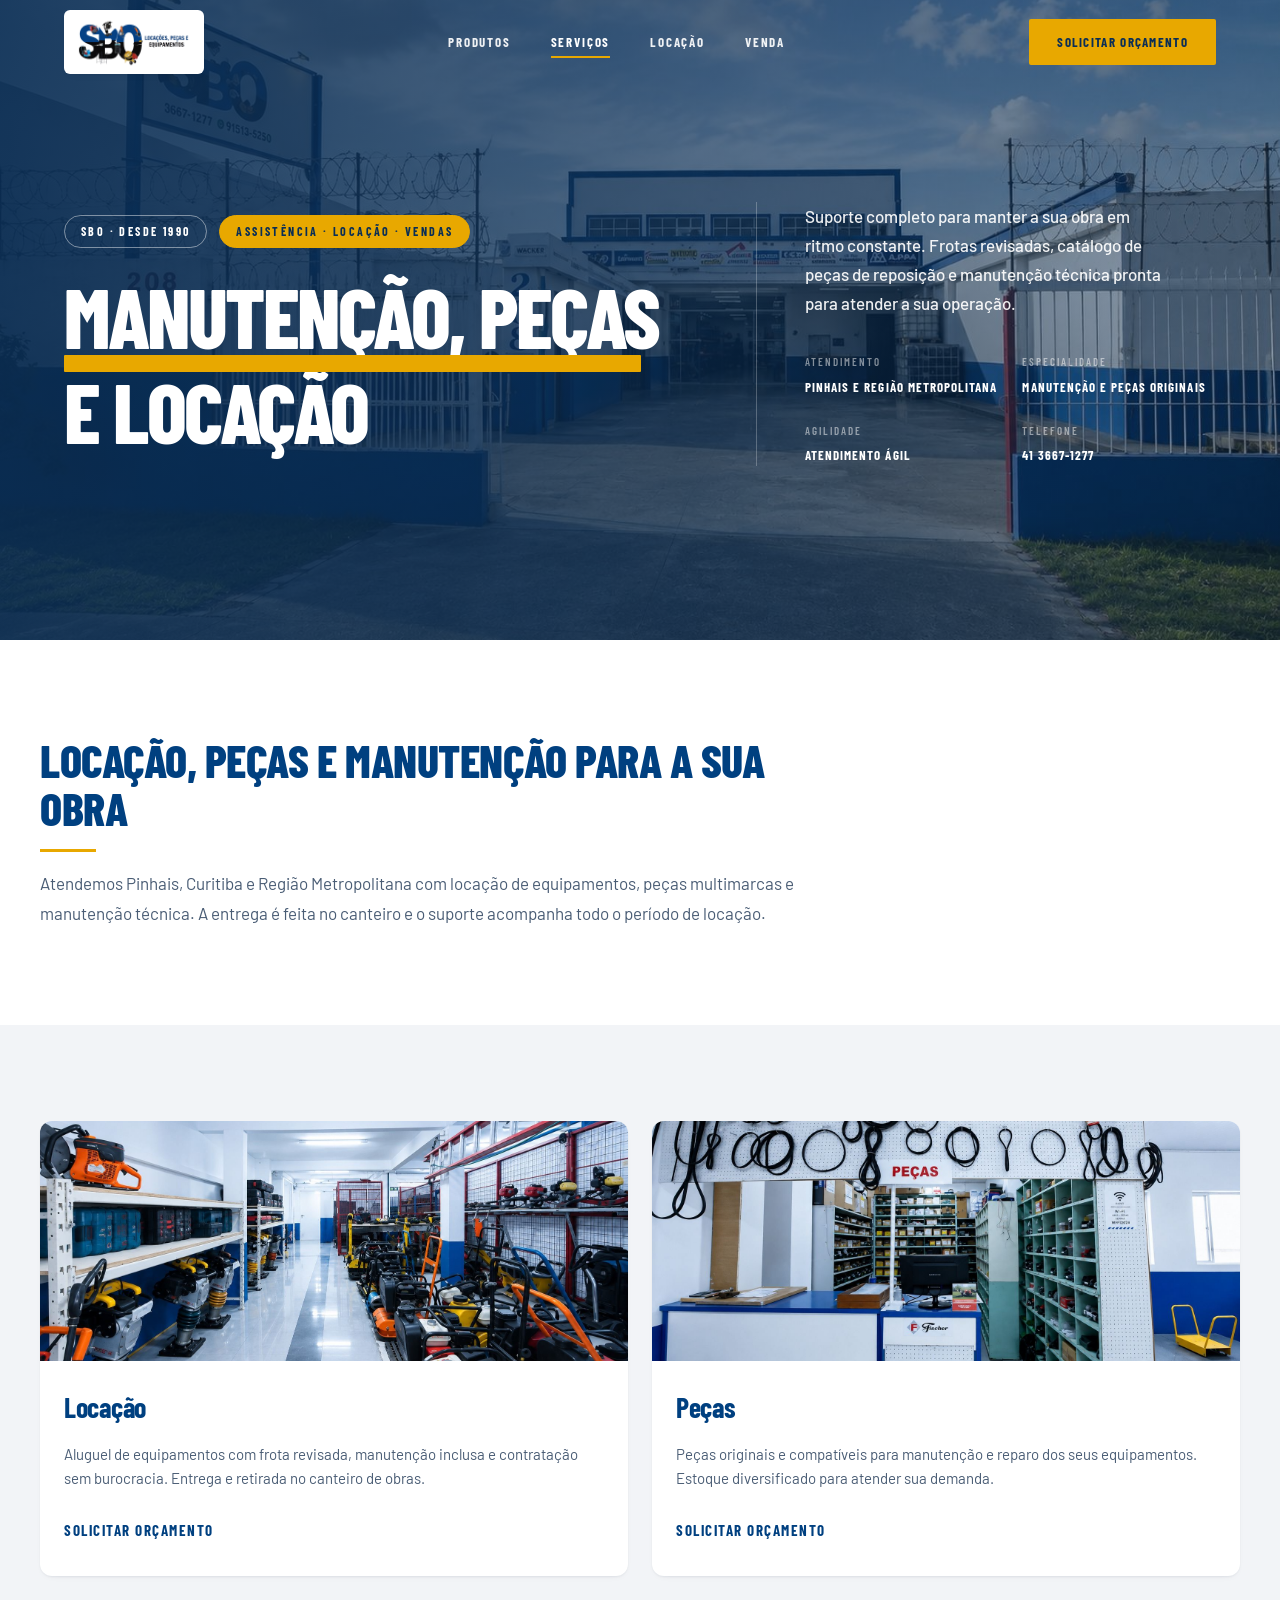
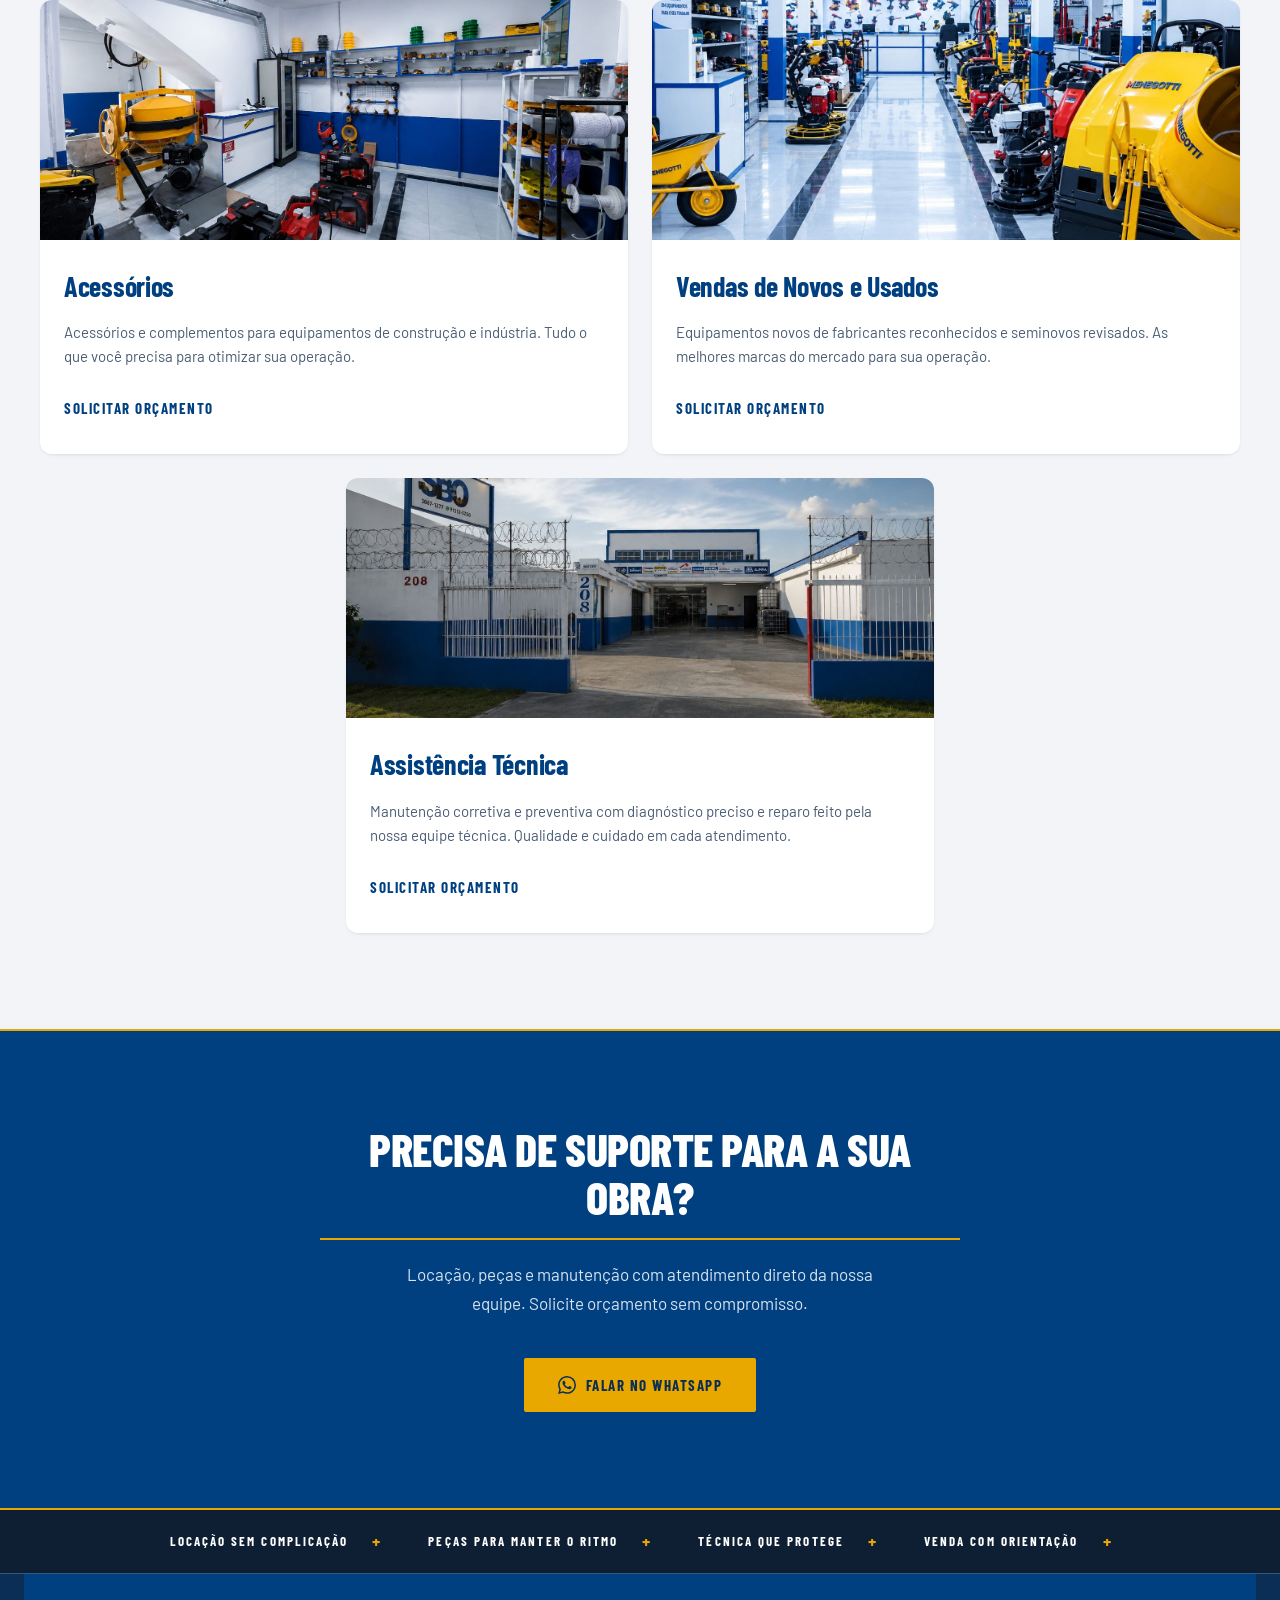
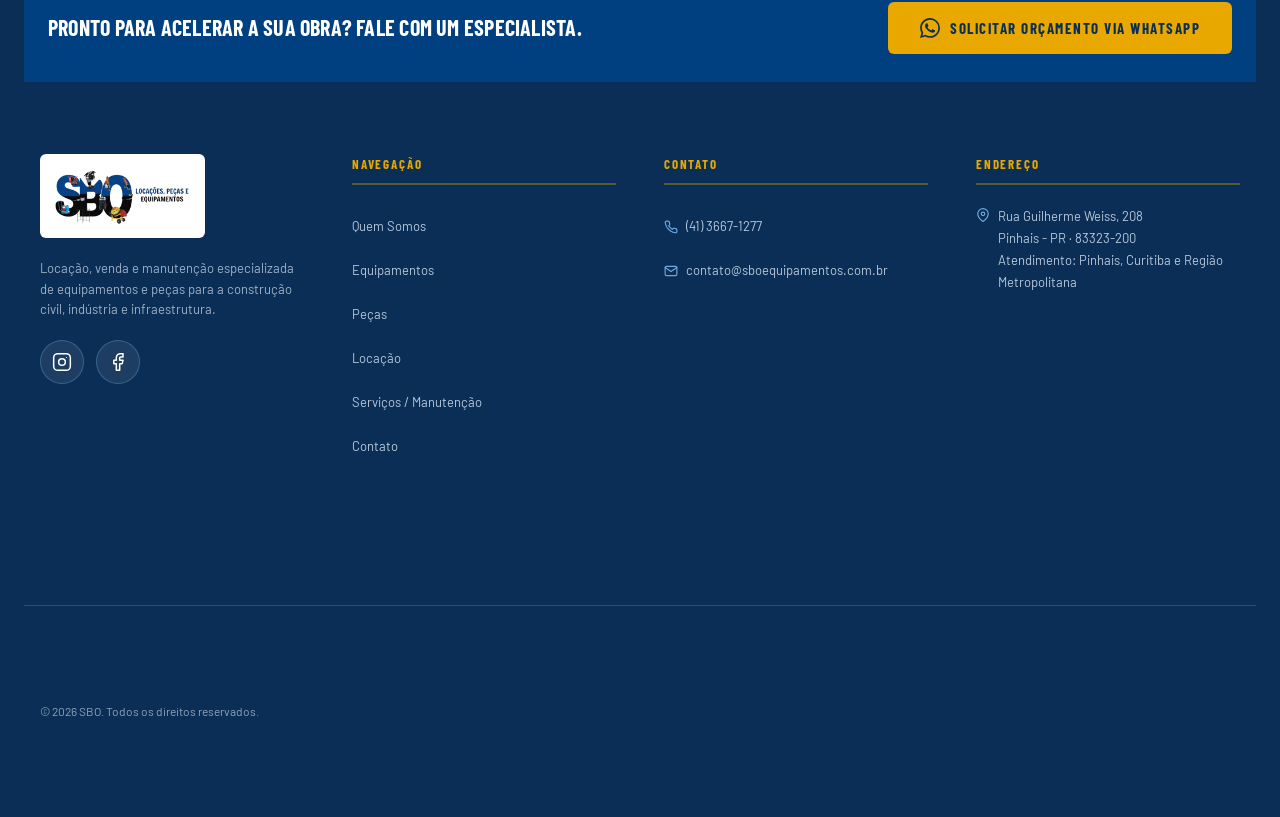
<file: pages/servicos.html>
<!DOCTYPE html>
<html lang="pt-BR">
<head>
<meta charset="UTF-8">
  <meta name="viewport" content="width=device-width, initial-scale=1.0">
  <title>Serviços e Manutenção | SBO</title>
  <meta name="description" content="Locação de equipamentos, peças, acessórios e manutenção preventiva e corretiva em Pinhais e Região Metropolitana.">
  <link rel="canonical" href="https://www.sboequipamentos.com.br/pages/servicos.html">
  <link rel="icon" type="image/svg+xml" href="../assets/images/favicon.svg">
  <link rel="apple-touch-icon" href="../assets/images/sbo-logo.png">
  <meta name="theme-color" content="#004080">
  <meta property="og:type" content="website">
  <meta property="og:site_name" content="SBO - Comércio de Peças e Equipamentos">
  <meta property="og:locale" content="pt_BR">
  <meta property="og:title" content="Serviços e Manutenção | SBO">
  <meta property="og:description" content="Locação, peças, acessórios e manutenção em Pinhais e Região Metropolitana.">
  <meta property="og:url" content="https://www.sboequipamentos.com.br/pages/servicos.html">
  <meta property="og:image" content="https://www.sboequipamentos.com.br/assets/images/og-sbo-1200x630.png">
  <meta property="og:image:width" content="1200">
  <meta property="og:image:height" content="630">
  <meta property="og:image:alt" content="SBO — Locação, peças e equipamentos para construção em Pinhais-PR">
  <meta name="twitter:card" content="summary_large_image">
  <meta name="twitter:image" content="https://www.sboequipamentos.com.br/assets/images/og-sbo-1200x630.png">
  <meta name="twitter:image:alt" content="SBO — Locação, peças e equipamentos para construção em Pinhais-PR">
  <link rel="preconnect" href="https://fonts.googleapis.com">
  <link rel="preconnect" href="https://fonts.gstatic.com" crossorigin>
  <link href="https://fonts.googleapis.com/css2?family=Barlow+Condensed:wght@500;600;700;800&family=Barlow:wght@400;500;600;700&display=swap" rel="stylesheet">
  <link rel="stylesheet" href="../assets/css/style.css">
</head>
<body class="has-hero-header">
  <!-- ======================= CABEÇALHO GLOBAL (FIXO) ==========================
     Logo, navegação principal, CTA "Solicitar Orçamento" e botão hambúrguer
     (menu mobile). Compartilhado por todas as páginas. -->
  <header class="header header--overlay">
    <div class="header__container">
      <a href="../index.html" class="header__logo">
        <img class="header__logo-img" src="../assets/images/sbo-logo.png" alt="SBO - Comércio de Peças e Equipamentos para Construção Civil">
      </a>
      <nav class="header__nav">
        <a href="produtos.html" class="header__nav-link">Produtos</a>
        <a href="servicos.html" class="header__nav-link" aria-current="page">Serviços</a>
        <a href="locacao.html" class="header__nav-link">Locação</a>
        <a href="venda.html" class="header__nav-link">Venda</a>
      </nav>

      <a href="https://wa.me/554136671277?text=Ol%C3%A1!%20Vim%20pelo%20site%20da%20SBO%20e%20gostaria%20de%20solicitar%20um%20or%C3%A7amento." target="_blank" rel="noopener" class="header__cta">Solicitar Orçamento</a>

      <button class="header__toggle" type="button" aria-label="Abrir menu" aria-expanded="false" aria-controls="mobileMenu">
        <span></span>
        <span></span>
        <span></span>
      </button>
    </div>
  </header>
  <!-- ========================= MENU MOBILE (GAVETA) ============================
     Sobreposição escura + gaveta lateral usada em telas pequenas.
     Aberto/fechado pelo script global (assets/js/main.js). -->
  <div class="mobile-menu" id="mobileMenu">
    <div class="mobile-menu__overlay"></div>
    <nav class="mobile-menu__drawer">
      <a href="produtos.html" class="mobile-menu__link">Produtos</a>
      <a href="servicos.html" class="mobile-menu__link" aria-current="page">Serviços</a>
      <a href="locacao.html" class="mobile-menu__link">Locação</a>
      <a href="venda.html" class="mobile-menu__link">Venda</a>
      <a href="https://wa.me/554136671277?text=Ol%C3%A1!%20Vim%20pelo%20site%20da%20SBO%20e%20gostaria%20de%20solicitar%20um%20or%C3%A7amento." target="_blank" rel="noopener" class="mobile-menu__cta">Solicitar Orçamento</a>
    </nav>
  </div>
  <!-- ============================ CONTEÚDO PRINCIPAL =========================== -->
  <main class="main">
    <!-- Cabeçalho da página interna: título, subtítulo e fundo institucional. -->
    <section class="page-hero page-hero--servicos">
      <div class="page-hero__background" role="img" aria-label="Equipe técnica em manutenção industrial"></div>
      <div class="page-hero__overlay"></div>
      <div class="page-hero__container">
        <div class="page-hero__content">
          <div class="page-hero__badges">
            <span class="page-hero__badge-item">SBO · DESDE 1990</span>
            <span class="page-hero__badge-item page-hero__badge-item--primary">ASSISTÊNCIA · LOCAÇÃO · VENDAS</span>
          </div>
          <h1 class="page-hero__title">
            <span class="page-hero__title-line page-hero__title-line--accent">MANUTENÇÃO, PEÇAS</span>
            <span class="page-hero__title-line page-hero__title-line--primary">E LOCAÇÃO</span>
          </h1>
        </div>
        <div class="page-hero__info">
          <p class="page-hero__description">
            Suporte completo para manter a sua obra em ritmo constante. Frotas revisadas, catálogo de peças de reposição e manutenção técnica pronta para atender a sua operação.
          </p>
          <div class="page-hero__details">
            <div class="page-hero__detail-item">
              <span class="page-hero__detail-label">ATENDIMENTO</span>
              <span class="page-hero__detail-value">PINHAIS E REGIÃO METROPOLITANA</span>
            </div>
            <div class="page-hero__detail-item">
              <span class="page-hero__detail-label">ESPECIALIDADE</span>
              <span class="page-hero__detail-value">MANUTENÇÃO E PEÇAS ORIGINAIS</span>
            </div>
            <div class="page-hero__detail-item">
              <span class="page-hero__detail-label">AGILIDADE</span>
              <span class="page-hero__detail-value">ATENDIMENTO ÁGIL</span>
            </div>
            <div class="page-hero__detail-item">
              <span class="page-hero__detail-label">TELEFONE</span>
              <span class="page-hero__detail-value">41 3667-1277</span>
            </div>
          </div>
        </div>
      </div>
    </section>

    <!-- Seção introdutória dos serviços -->
    <section class="services-intro" data-reveal>
      <div class="services-intro__container">
        <h2 class="services-intro__title" data-reveal>Locação, peças e manutenção para a sua obra</h2>
        <p class="services-intro__text" data-reveal>
          Atendemos Pinhais, Curitiba e Região Metropolitana com locação de equipamentos, peças multimarcas
          e manutenção técnica. A entrega é feita no canteiro e o suporte acompanha todo o período de locação.
        </p>
      </div>
    </section>

    <!-- Grid de cards de serviços com imagens -->
    <section class="services-grid">
      <div class="services-grid__container">

        <!-- Locação -->
        <article class="service-card" data-reveal data-reveal-delay="1">
          <div class="service-card__media">
            <img src="../serviços/locacao.jpeg" alt="Locação de Equipamentos" loading="lazy">
          </div>
          <div class="service-card__body">
            <h3 class="service-card__title">Locação</h3>
            <p class="service-card__desc">Aluguel de equipamentos com frota revisada, manutenção inclusa e contratação sem burocracia. Entrega e retirada no canteiro de obras.</p>
            <a href="https://wa.me/554136671277?text=Ol%C3%A1!%20Vim%20pelo%20site%20da%20SBO%20e%20gostaria%20de%20solicitar%20um%20or%C3%A7amento." target="_blank" rel="noopener" class="service-card__cta">Solicitar orçamento</a>
          </div>
        </article>

        <!-- Peças -->
        <article class="service-card" data-reveal data-reveal-delay="2">
          <div class="service-card__media">
            <img src="../serviços/pecas.jpeg" alt="Peças de Reposição" loading="lazy">
          </div>
          <div class="service-card__body">
            <h3 class="service-card__title">Peças</h3>
            <p class="service-card__desc">Peças originais e compatíveis para manutenção e reparo dos seus equipamentos. Estoque diversificado para atender sua demanda.</p>
            <a href="https://wa.me/554136671277?text=Ol%C3%A1!%20Vim%20pelo%20site%20da%20SBO%20e%20gostaria%20de%20solicitar%20um%20or%C3%A7amento." target="_blank" rel="noopener" class="service-card__cta">Solicitar orçamento</a>
          </div>
        </article>

        <!-- Acessórios -->
        <article class="service-card" data-reveal data-reveal-delay="3">
          <div class="service-card__media">
            <img src="../serviços/acessorios.jpeg" alt="Acessórios" loading="lazy">
          </div>
          <div class="service-card__body">
            <h3 class="service-card__title">Acessórios</h3>
            <p class="service-card__desc">Acessórios e complementos para equipamentos de construção e indústria. Tudo o que você precisa para otimizar sua operação.</p>
            <a href="https://wa.me/554136671277?text=Ol%C3%A1!%20Vim%20pelo%20site%20da%20SBO%20e%20gostaria%20de%20solicitar%20um%20or%C3%A7amento." target="_blank" rel="noopener" class="service-card__cta">Solicitar orçamento</a>
          </div>
        </article>

        <!-- Vendas de Novos e Usados -->
        <article class="service-card" data-reveal data-reveal-delay="4">
          <div class="service-card__media">
            <img src="../serviços/vendasdenovoseusados.jpeg" alt="Vendas de Equipamentos" loading="lazy">
          </div>
          <div class="service-card__body">
            <h3 class="service-card__title">Vendas de Novos e Usados</h3>
            <p class="service-card__desc">Equipamentos novos de fabricantes reconhecidos e seminovos revisados. As melhores marcas do mercado para sua operação.</p>
            <a href="https://wa.me/554136671277?text=Ol%C3%A1!%20Vim%20pelo%20site%20da%20SBO%20e%20gostaria%20de%20solicitar%20um%20or%C3%A7amento." target="_blank" rel="noopener" class="service-card__cta">Solicitar orçamento</a>
          </div>
        </article>

        <!-- Assistência Técnica -->
        <article class="service-card" data-reveal data-reveal-delay="5">
          <div class="service-card__media">
            <img src="../serviços/servicosfundo.jpeg" alt="Assistência Técnica" loading="lazy">
          </div>
          <div class="service-card__body">
            <h3 class="service-card__title">Assistência Técnica</h3>
            <p class="service-card__desc">Manutenção corretiva e preventiva com diagnóstico preciso e reparo feito pela nossa equipe técnica. Qualidade e cuidado em cada atendimento.</p>
            <a href="https://wa.me/554136671277?text=Ol%C3%A1!%20Vim%20pelo%20site%20da%20SBO%20e%20gostaria%20de%20solicitar%20um%20or%C3%A7amento." target="_blank" rel="noopener" class="service-card__cta">Solicitar orçamento</a>
          </div>
        </article>

      </div>
    </section>

    <!-- CTA final: chamada para contato via WhatsApp. -->
    <section class="cta" data-reveal>
      <div class="cta__container">
        <h2 class="cta__title">Precisa de suporte para a sua obra?</h2>
        <p class="cta__text">
          Locação, peças e manutenção com atendimento direto da nossa equipe. Solicite orçamento sem compromisso.
        </p>
        <div class="cta__actions">
          <a href="https://wa.me/554136671277?text=Ol%C3%A1!%20Vim%20pelo%20site%20da%20SBO%20e%20gostaria%20de%20falar%20com%20um%20especialista." target="_blank" rel="noopener" class="cta__btn cta__btn-primary">
            <svg class="cta__whatsapp-icon" width="18" height="18" viewBox="0 0 24 24" fill="currentColor" aria-hidden="true"><path d="M17.472 14.382c-.297-.149-1.758-.867-2.03-.967-.273-.099-.471-.148-.67.15-.197.297-.767.966-.94 1.164-.173.199-.347.223-.644.075-.297-.15-1.255-.463-2.39-1.475-.883-.788-1.48-1.761-1.653-2.059-.173-.297-.018-.458.13-.606.134-.133.298-.347.446-.52.149-.174.198-.298.298-.497.099-.198.05-.371-.025-.52-.075-.149-.669-1.612-.916-2.207-.242-.579-.487-.5-.669-.51-.173-.008-.371-.01-.57-.01-.198 0-.52.074-.792.372-.272.297-1.04 1.016-1.04 2.479 0 1.462 1.065 2.875 1.213 3.074.149.198 2.096 3.2 5.077 4.487.709.306 1.262.489 1.694.625.712.227 1.36.195 1.871.118.571-.085 1.758-.719 2.006-1.413.248-.694.248-1.289.173-1.413-.074-.124-.272-.198-.57-.347m-5.421 7.403h-.004a9.87 9.87 0 01-5.031-1.378l-.361-.214-3.741.982.998-3.648-.235-.374a9.86 9.86 0 01-1.51-5.26c.001-5.45 4.436-9.884 9.888-9.884 2.64 0 5.122 1.03 6.988 2.898a9.825 9.825 0 012.893 6.994c-.003 5.45-4.437 9.884-9.885 9.884m8.413-18.297A11.815 11.815 0 0012.05 0C5.495 0 .16 5.335.157 11.892c0 2.096.547 4.142 1.588 5.945L.057 24l6.305-1.654a11.882 11.882 0 005.683 1.448h.005c6.554 0 11.89-5.335 11.893-11.893a11.821 11.821 0 00-3.48-8.413z"/></svg>
            Falar no WhatsApp
          </a>
        </div>
      </div>
    </section>
  </main>

  <!-- ==================== MARQUEE =========================================== -->
  <section class="products-marquee">
    <div class="products-marquee__track">
      <div class="products-marquee__item">
        <span class="products-marquee__text">LOCAÇÃO SEM COMPLICAÇÃO</span>
        <span class="products-marquee__sep">+</span>
      </div>
      <div class="products-marquee__item">
        <span class="products-marquee__text">PEÇAS PARA MANTER O RITMO</span>
        <span class="products-marquee__sep">+</span>
      </div>
      <div class="products-marquee__item">
        <span class="products-marquee__text">TÉCNICA QUE PROTEGE</span>
        <span class="products-marquee__sep">+</span>
      </div>
      <div class="products-marquee__item">
        <span class="products-marquee__text">VENDA COM ORIENTAÇÃO</span>
        <span class="products-marquee__sep">+</span>
      </div>
    </div>
  </section>

  <!-- ===================== RODAPÉ GLOBAL (COMPARTILHADO) ====================== -->
  <footer class="footer" id="contato">
    <div class="footer__cta-bar">
      <div class="footer__cta-bar-inner">
        <p class="footer__cta-bar-text">Pronto para acelerar a sua obra? Fale com um especialista.</p>
        <a href="https://wa.me/554136671277?text=Ol%C3%A1!%20Vim%20pelo%20site%20da%20SBO%20e%20gostaria%20de%20solicitar%20um%20or%C3%A7amento." target="_blank" rel="noopener" class="footer__cta-bar-btn">
          <svg width="20" height="20" viewBox="0 0 24 24" fill="currentColor" aria-hidden="true"><path d="M17.472 14.382c-.297-.149-1.758-.867-2.03-.967-.273-.099-.471-.148-.67.15-.197.297-.767.966-.94 1.164-.173.199-.347.223-.644.075-.297-.15-1.255-.463-2.39-1.475-.883-.788-1.48-1.761-1.653-2.059-.173-.297-.018-.458.13-.606.134-.133.298-.347.446-.52.149-.174.198-.298.298-.497.099-.198.05-.371-.025-.52-.075-.149-.669-1.612-.916-2.207-.242-.579-.487-.5-.669-.51-.173-.008-.371-.01-.57-.01-.198 0-.52.074-.792.372-.272.297-1.04 1.016-1.04 2.479 0 1.462 1.065 2.875 1.213 3.074.149.198 2.096 3.2 5.077 4.487.709.306 1.262.489 1.694.625.712.227 1.36.195 1.871.118.571-.085 1.758-.719 2.006-1.413.248-.694.248-1.289.173-1.413-.074-.124-.272-.198-.57-.347m-5.421 7.403h-.004a9.87 9.87 0 01-5.031-1.378l-.361-.214-3.741.982.998-3.648-.235-.374a9.86 9.86 0 01-1.51-5.26c.001-5.45 4.436-9.884 9.888-9.884 2.64 0 5.122 1.03 6.988 2.898a9.825 9.825 0 012.893 6.994c-.003 5.45-4.437 9.884-9.885 9.884m8.413-18.297A11.815 11.815 0 0012.05 0C5.495 0 .16 5.335.157 11.892c0 2.096.547 4.142 1.588 5.945L.057 24l6.305-1.654a11.882 11.882 0 005.683 1.448h.005c6.554 0 11.89-5.335 11.893-11.893a11.821 11.821 0 00-3.48-8.413z"/></svg>
          Solicitar Orçamento via WhatsApp
        </a>
      </div>
    </div>
    <div class="footer__container">
      <div class="footer__col footer__col--brand">
        <a href="../index.html" class="footer__logo">
          <img class="footer__logo-img" src="../assets/images/sbo-logo.png" alt="SBO - Peças e Equipamentos">
        </a>
        <p class="footer__brand-text">
          Locação, venda e manutenção especializada de equipamentos e peças para a construção civil, indústria e infraestrutura.
        </p>
        <div class="footer__social">
          <a href="https://www.instagram.com/sbopinhais/" class="footer__social-link" target="_blank" rel="noopener" aria-label="Instagram da SBO">
            <svg width="20" height="20" viewBox="0 0 24 24" fill="none" stroke="currentColor" stroke-width="1.8" stroke-linecap="round" stroke-linejoin="round" aria-hidden="true"><rect x="2" y="2" width="20" height="20" rx="5"/><circle cx="12" cy="12" r="4"/><circle cx="17.5" cy="6.5" r="0.6" fill="currentColor" stroke="none"/></svg>
          </a>
          <a href="https://www.facebook.com/sbopinhais/?locale=pt_BR" class="footer__social-link" target="_blank" rel="noopener" aria-label="Facebook da SBO">
            <svg width="20" height="20" viewBox="0 0 24 24" fill="none" stroke="currentColor" stroke-width="1.8" stroke-linecap="round" stroke-linejoin="round" aria-hidden="true"><path d="M18 2h-3a5 5 0 0 0-5 5v3H7v4h3v8h4v-8h3l1-4h-4V7a1 1 0 0 1 1-1h3z"/></svg>
          </a>
        </div>
      </div>
      <div class="footer__col">
        <h3 class="footer__heading">Navegação</h3>
        <ul class="footer__list">
          <li><a href="../index.html" class="footer__link">Quem Somos</a></li>
          <li><a href="produtos.html" class="footer__link">Equipamentos</a></li>
          <li><a href="produtos.html" class="footer__link">Peças</a></li>
          <li><a href="locacao.html" class="footer__link">Locação</a></li>
          <li><a href="servicos.html" class="footer__link">Serviços / Manutenção</a></li>
          <li><a href="contato.html" class="footer__link">Contato</a></li>
        </ul>
      </div>
      <div class="footer__col">
        <h3 class="footer__heading">Contato</h3>
        <ul class="footer__list">
          <li>
            <a href="tel:+554136671277" class="footer__link footer__link--with-icon">
              <svg width="14" height="14" viewBox="0 0 24 24" fill="none" stroke="currentColor" stroke-width="2" stroke-linecap="round" stroke-linejoin="round"><path d="M22 16.92v3a2 2 0 0 1-2.18 2 19.79 19.79 0 0 1-8.63-3.07 19.5 19.5 0 0 1-6-6 19.79 19.79 0 0 1-3.07-8.67A2 2 0 0 1 4.11 2h3a2 2 0 0 1 2 1.72c.127.96.361 1.903.7 2.81a2 2 0 0 1-.45 2.11L8.09 9.91a16 16 0 0 0 6 6l1.27-1.27a2 2 0 0 1 2.11-.45c.907.339 1.85.573 2.81.7A2 2 0 0 1 22 16.92z"/></svg>
              (41) 3667-1277
            </a>
          </li>
          <li>
            <a href="mailto:contato@sboequipamentos.com.br" class="footer__link footer__link--with-icon">
              <svg width="14" height="14" viewBox="0 0 24 24" fill="none" stroke="currentColor" stroke-width="2" stroke-linecap="round" stroke-linejoin="round"><path d="M4 4h16c1.1 0 2 .9 2 2v12c0 1.1-.9 2-2 2H4c-1.1 0-2-.9-2-2V6c0-1.1.9-2 2-2z"/><polyline points="22,6 12,13 2,6"/></svg>
              contato@sboequipamentos.com.br
            </a>
          </li>
        </ul>
      </div>
      <div class="footer__col">
        <h3 class="footer__heading">Endereço</h3>
        <p class="footer__address footer__address--with-icon">
          <svg width="14" height="14" viewBox="0 0 24 24" fill="none" stroke="currentColor" stroke-width="2" stroke-linecap="round" stroke-linejoin="round"><path d="M21 10c0 7-9 13-9 13s-9-6-9-13a9 9 0 0 1 18 0z"/><circle cx="12" cy="10" r="3"/></svg>
          <span>Rua Guilherme Weiss, 208<br>Pinhais - PR · 83323-200<br>Atendimento: Pinhais, Curitiba e Região Metropolitana</span>
        </p>
      </div>
    </div>
    <div class="footer__bottom">
      <div class="footer__container">
        <p class="footer__copyright">© 2026 SBO. Todos os direitos reservados.</p>
      </div>
    </div>
  </footer>
  <script src="../assets/js/main.js"></script>
</body>
</html>
</file>
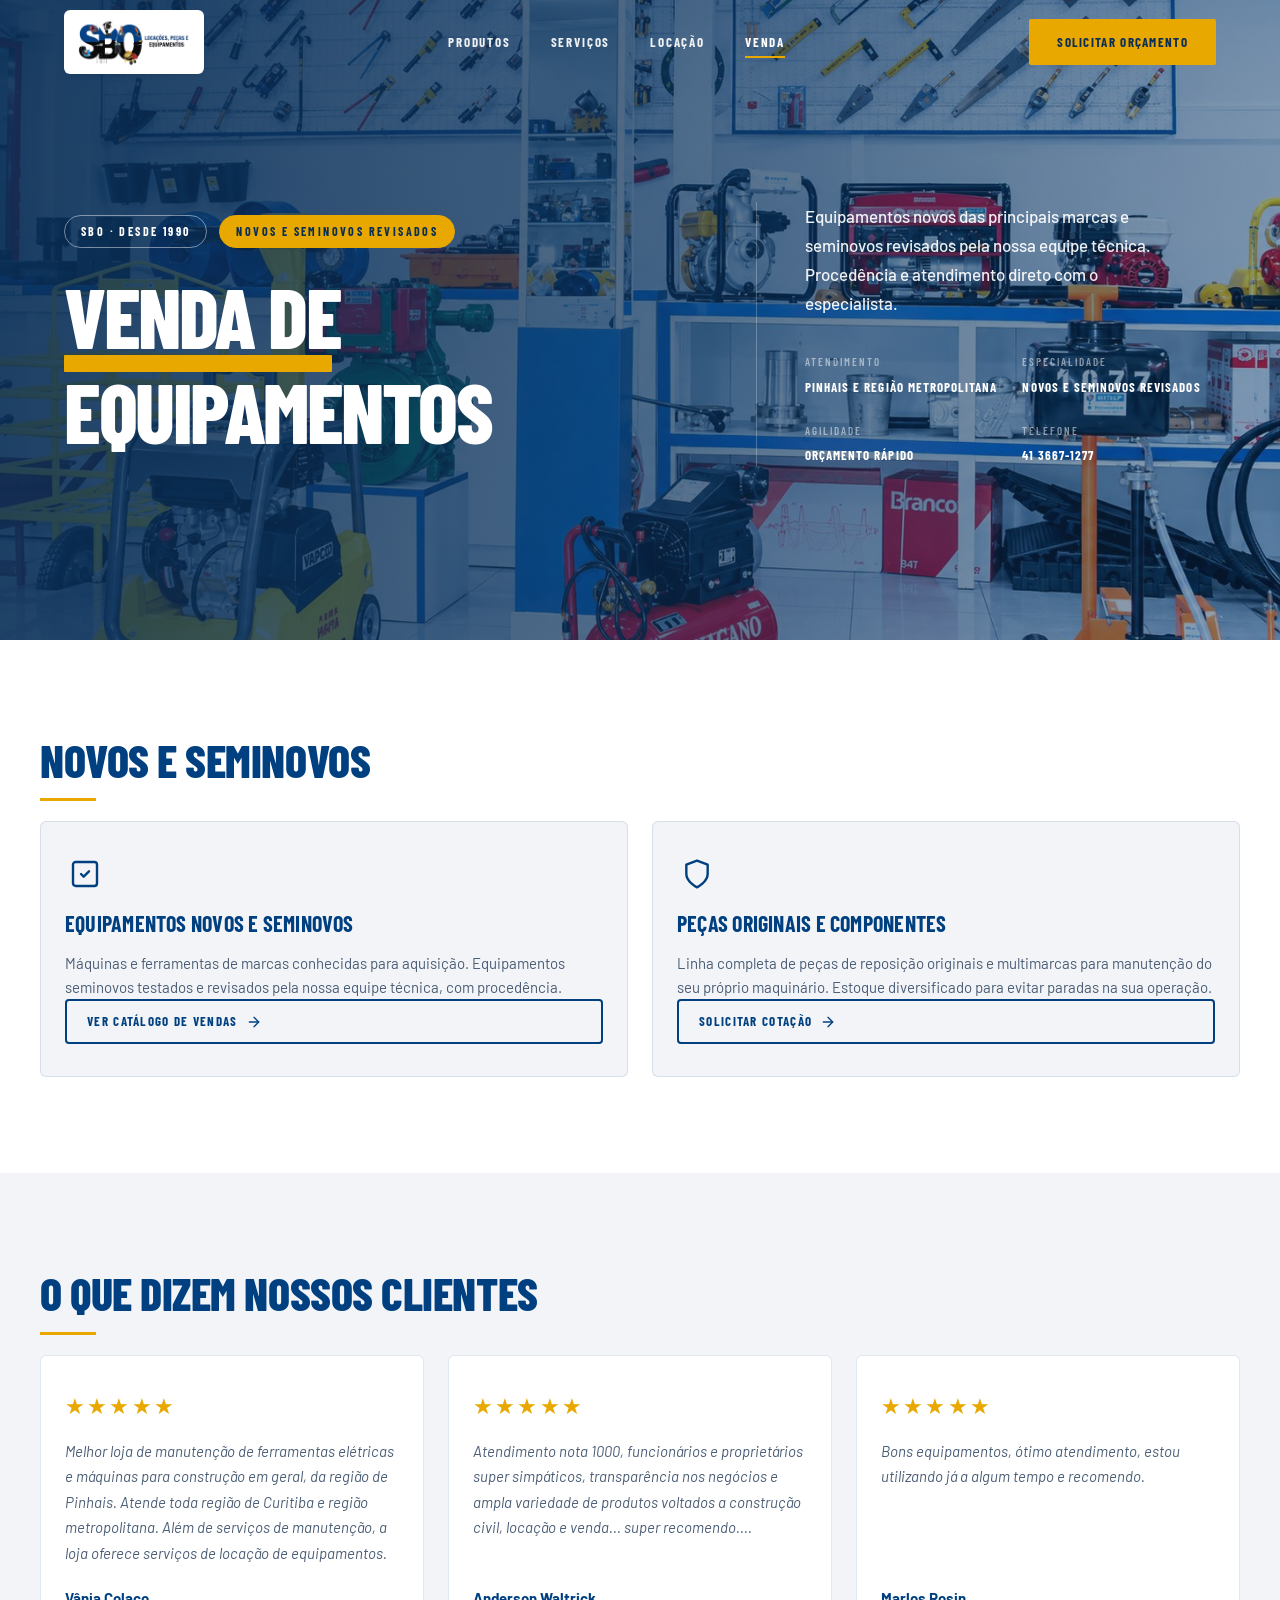
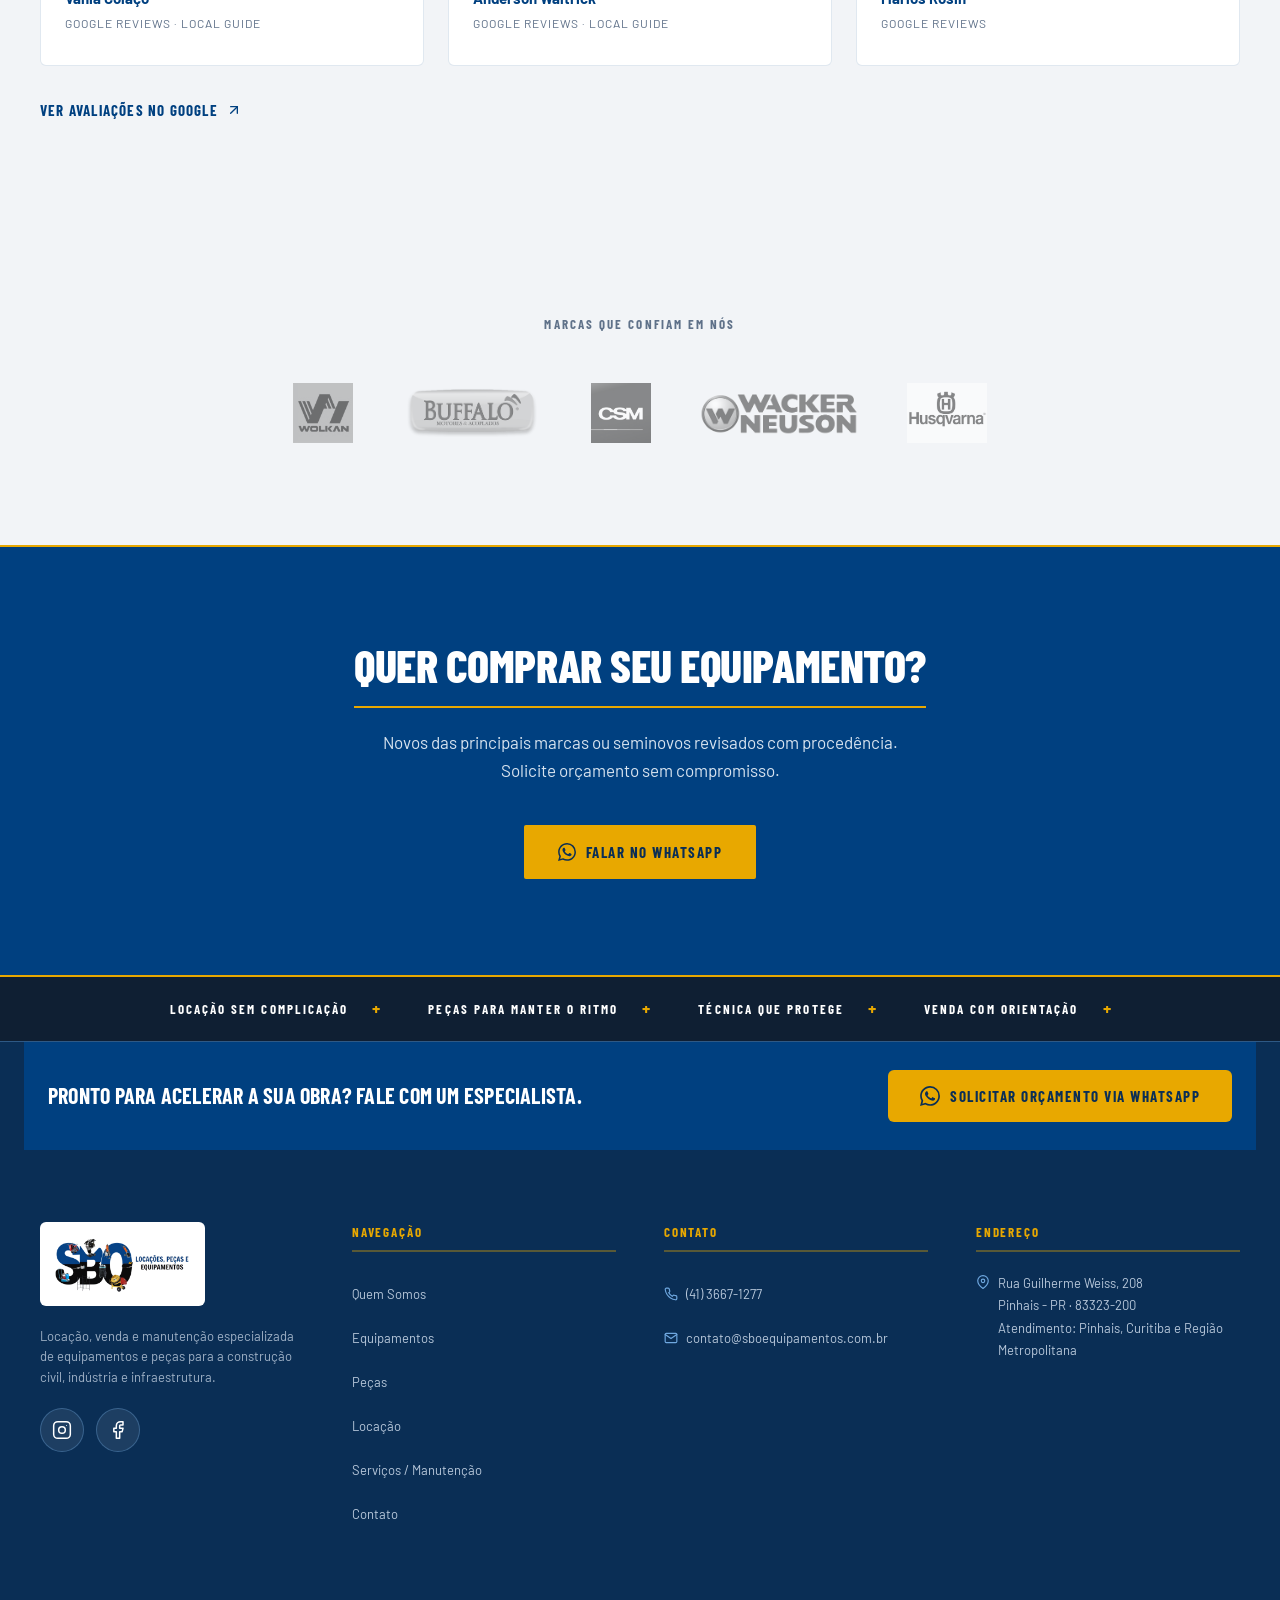
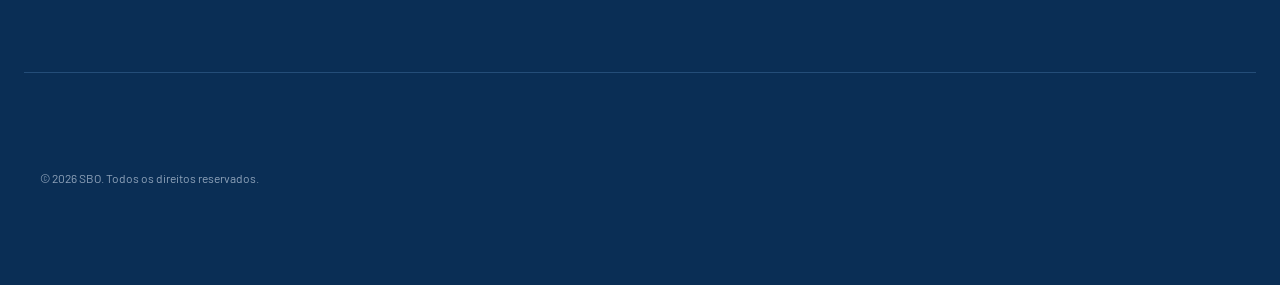
<file: pages/venda.html>
<!DOCTYPE html>
<html lang="pt-BR">
<head>
<meta charset="UTF-8">
  <meta name="viewport" content="width=device-width, initial-scale=1.0">
  <title>Venda de Equipamentos | SBO</title>
  <meta name="description" content="Equipamentos novos e seminovos revisados, peças originais e multimarcas para a sua operação. Venda com atendimento em Pinhais-PR.">
  <link rel="canonical" href="https://www.sboequipamentos.com.br/pages/venda.html">
  <link rel="icon" type="image/svg+xml" href="../assets/images/favicon.svg">
  <link rel="apple-touch-icon" href="../assets/images/sbo-logo.png">
  <meta name="theme-color" content="#004080">
  <meta property="og:type" content="website">
  <meta property="og:site_name" content="SBO - Comércio de Peças e Equipamentos">
  <meta property="og:locale" content="pt_BR">
  <meta property="og:title" content="Venda de Equipamentos | SBO">
  <meta property="og:description" content="Equipamentos novos e seminovos revisados, peças originais e multimarcas com garantia.">
  <meta property="og:url" content="https://www.sboequipamentos.com.br/pages/venda.html">
  <meta property="og:image" content="https://www.sboequipamentos.com.br/assets/images/og-sbo-1200x630.png">
  <meta property="og:image:width" content="1200">
  <meta property="og:image:height" content="630">
  <meta property="og:image:alt" content="SBO — Locação, peças e equipamentos para construção em Pinhais-PR">
  <meta name="twitter:card" content="summary_large_image">
  <meta name="twitter:image" content="https://www.sboequipamentos.com.br/assets/images/og-sbo-1200x630.png">
  <meta name="twitter:image:alt" content="SBO — Locação, peças e equipamentos para construção em Pinhais-PR">
  <link rel="preconnect" href="https://fonts.googleapis.com">
  <link rel="preconnect" href="https://fonts.gstatic.com" crossorigin>
  <link href="https://fonts.googleapis.com/css2?family=Barlow+Condensed:wght@500;600;700;800&family=Barlow:wght@400;500;600;700&display=swap" rel="stylesheet">
  <link rel="stylesheet" href="../assets/css/style.css">
</head>
<body class="has-hero-header">
  <!-- ======================= CABEÇALHO GLOBAL (FIXO) ==========================
     Logo, navegação principal, CTA "Solicitar Orçamento" e botão hambúrguer
     (menu mobile). Compartilhado por todas as páginas. -->
  <header class="header header--overlay">
    <div class="header__container">
      <a href="../index.html" class="header__logo">
        <img class="header__logo-img" src="../assets/images/sbo-logo.png" alt="SBO - Comércio de Peças e Equipamentos para Construção Civil">
      </a>
      <nav class="header__nav">
        <a href="produtos.html" class="header__nav-link">Produtos</a>
        <a href="servicos.html" class="header__nav-link">Serviços</a>
        <a href="locacao.html" class="header__nav-link">Locação</a>
        <a href="venda.html" class="header__nav-link" aria-current="page">Venda</a>
      </nav>

      <a href="https://wa.me/554136671277?text=Ol%C3%A1!%20Vim%20pelo%20site%20da%20SBO%20e%20gostaria%20de%20solicitar%20um%20or%C3%A7amento." target="_blank" rel="noopener" class="header__cta">Solicitar Orçamento</a>

      <button class="header__toggle" type="button" aria-label="Abrir menu" aria-expanded="false" aria-controls="mobileMenu">
        <span></span>
        <span></span>
        <span></span>
      </button>
    </div>
  </header>
  <!-- ========================= MENU MOBILE (GAVETA) ============================
     Sobreposição escura + gaveta lateral usada em telas pequenas.
     Aberto/fechado pelo script global (assets/js/main.js). -->
  <div class="mobile-menu" id="mobileMenu">
    <div class="mobile-menu__overlay"></div>
    <nav class="mobile-menu__drawer">
      <a href="produtos.html" class="mobile-menu__link">Produtos</a>
      <a href="servicos.html" class="mobile-menu__link">Serviços</a>
      <a href="locacao.html" class="mobile-menu__link">Locação</a>
      <a href="venda.html" class="mobile-menu__link" aria-current="page">Venda</a>
      <a href="https://wa.me/554136671277?text=Ol%C3%A1!%20Vim%20pelo%20site%20da%20SBO%20e%20gostaria%20de%20solicitar%20um%20or%C3%A7amento." target="_blank" rel="noopener" class="mobile-menu__cta">Solicitar Orçamento</a>
    </nav>
  </div>
  <!-- ============================ CONTEÚDO PRINCIPAL =========================== -->
  <main class="main">
    <!-- Cabeçalho da página interna: título, subtítulo e fundo institucional. -->
    <section class="page-hero page-hero--venda">
      <div class="page-hero__background" role="img" aria-label="Showroom de equipamentos novos e seminovos"></div>
      <div class="page-hero__overlay"></div>
      <div class="page-hero__container">
        <div class="page-hero__content">
          <div class="page-hero__badges">
            <span class="page-hero__badge-item">SBO · DESDE 1990</span>
            <span class="page-hero__badge-item page-hero__badge-item--primary">NOVOS E SEMINOVOS REVISADOS</span>
          </div>
          <h1 class="page-hero__title">
            <span class="page-hero__title-line page-hero__title-line--accent">VENDA DE</span>
            <span class="page-hero__title-line page-hero__title-line--primary">EQUIPAMENTOS</span>
          </h1>
        </div>
        <div class="page-hero__info">
          <p class="page-hero__description">
            Equipamentos novos das principais marcas e seminovos revisados pela nossa equipe técnica. Procedência e atendimento direto com o especialista.
          </p>
          <div class="page-hero__details">
            <div class="page-hero__detail-item">
              <span class="page-hero__detail-label">ATENDIMENTO</span>
              <span class="page-hero__detail-value">PINHAIS E REGIÃO METROPOLITANA</span>
            </div>
            <div class="page-hero__detail-item">
              <span class="page-hero__detail-label">ESPECIALIDADE</span>
              <span class="page-hero__detail-value">NOVOS E SEMINOVOS REVISADOS</span>
            </div>
            <div class="page-hero__detail-item">
              <span class="page-hero__detail-label">AGILIDADE</span>
              <span class="page-hero__detail-value">ORÇAMENTO RÁPIDO</span>
            </div>
            <div class="page-hero__detail-item">
              <span class="page-hero__detail-label">TELEFONE</span>
              <span class="page-hero__detail-value">41 3667-1277</span>
            </div>
          </div>
        </div>
      </div>
    </section>

<!-- Modalidades de venda: novos e seminovos (WhatsApp de Vendas). -->
    <section class="solutions" data-reveal>
      <div class="solutions__container">
        <h2 class="solutions__title" data-reveal>Novos e Seminovos</h2>
        <div class="cards-grid cards-grid--2">
          <div class="card" data-reveal data-reveal-delay="1">
            <div class="card__icon">
              <svg width="32" height="32" viewBox="0 0 24 24" fill="none" stroke="currentColor" stroke-width="1.8" stroke-linecap="round" stroke-linejoin="round">
                <rect x="3" y="3" width="18" height="18" rx="2"/>
                <path d="M9 12l2 2 4-4"/>
              </svg>
            </div>
            <h3 class="card__title">Equipamentos Novos e Seminovos</h3>
            <p class="card__text">Máquinas e ferramentas de marcas conhecidas para aquisição. Equipamentos seminovos testados e revisados pela nossa equipe técnica, com procedência.</p>
            <a href="https://wa.me/554136671277?text=Ol%C3%A1!%20Vim%20pelo%20site%20da%20SBO%20e%20gostaria%20de%20solicitar%20um%20or%C3%A7amento%20para%20compra%20de%20equipamento." target="_blank" rel="noopener" class="card__cta">Ver Catálogo de Vendas <svg width="16" height="16" viewBox="0 0 24 24" fill="none" stroke="currentColor" stroke-width="2" stroke-linecap="round" stroke-linejoin="round" aria-hidden="true"><path d="M5 12h14"/><path d="m12 5 7 7-7 7"/></svg></a>
          </div>

          <div class="card" data-reveal data-reveal-delay="2">
            <div class="card__icon">
              <svg width="32" height="32" viewBox="0 0 24 24" fill="none" stroke="currentColor" stroke-width="1.8" stroke-linecap="round" stroke-linejoin="round">
                <path d="M12 22s8-4 8-10V5l-8-3-8 3v7c0 6 8 10 8 10z"/>
              </svg>
            </div>
            <h3 class="card__title">Peças Originais e Componentes</h3>
            <p class="card__text">Linha completa de peças de reposição originais e multimarcas para manutenção do seu próprio maquinário. Estoque diversificado para evitar paradas na sua operação.</p>
            <a href="https://wa.me/554136671277?text=Ol%C3%A1!%20Vim%20pelo%20site%20da%20SBO%20e%20gostaria%20de%20solicitar%20um%20or%C3%A7amento%20para%20compra%20de%20pe%C3%A7as." target="_blank" rel="noopener" class="card__cta">Solicitar Cotação <svg width="16" height="16" viewBox="0 0 24 24" fill="none" stroke="currentColor" stroke-width="2" stroke-linecap="round" stroke-linejoin="round" aria-hidden="true"><path d="M5 12h14"/><path d="m12 5 7 7-7 7"/></svg></a>
          </div>
        </div>
      </div>
    </section>

<!-- Depoimentos: reviews de clientes no Google. -->
    <section class="reviews" data-reveal>
      <div class="reviews__container">
        <h2 class="reviews__title" data-reveal>O que dizem nossos clientes</h2>
        <div class="reviews__grid">
          <div class="review-card" data-reveal data-reveal-delay="1">
            <div class="review-card__stars">★★★★★</div>
            <p class="review-card__text">Melhor loja de manutenção de ferramentas elétricas e máquinas para construção em geral, da região de Pinhais. Atende toda região de Curitiba e região metropolitana. Além de serviços de manutenção, a loja oferece serviços de locação de equipamentos.</p>
            <div class="review-card__author">
              <span class="review-card__name">Vânia Colaço</span>
              <span class="review-card__source">Google Reviews · Local Guide</span>
            </div>
          </div>

          <div class="review-card" data-reveal data-reveal-delay="2">
            <div class="review-card__stars">★★★★★</div>
            <p class="review-card__text">Atendimento nota 1000, funcionários e proprietários super simpáticos, transparência nos negócios e ampla variedade de produtos voltados a construção civil, locação e venda... super recomendo....</p>
            <div class="review-card__author">
              <span class="review-card__name">Anderson Waltrick</span>
              <span class="review-card__source">Google Reviews · Local Guide</span>
            </div>
          </div>

          <div class="review-card" data-reveal data-reveal-delay="3">
            <div class="review-card__stars">★★★★★</div>
            <p class="review-card__text">Bons equipamentos, ótimo atendimento, estou utilizando já a algum tempo e recomendo.</p>
            <div class="review-card__author">
              <span class="review-card__name">Marlos Rosin</span>
              <span class="review-card__source">Google Reviews</span>
            </div>
          </div>
        </div>
        <a href="https://www.google.com/search?q=SBO+Pinhais+PR" target="_blank" rel="noopener" class="reviews__link">
          Ver avaliações no Google
          <svg width="16" height="16" viewBox="0 0 24 24" fill="none" stroke="currentColor" stroke-width="2" stroke-linecap="round" stroke-linejoin="round" aria-hidden="true"><path d="M7 17L17 7"/><path d="M7 7h10v10"/></svg>
        </a>
      </div>
    </section>

    <!-- Parceiros: faixa de marcas/clientes. -->
    <section class="partners" data-reveal>
      <div class="partners__container">
        <h2 class="partners__title">Marcas que confiam em nós</h2>
        <div class="partners__row">
          <div class="partner" aria-label="Wolkan">
            <img src="../marcas/wolkan_equipamentos_para_compactao_de_solo_e_tecnologia_em_concreto_logo.jpg" alt="Wolkan">
          </div>
          <div class="partner" aria-label="Buffalo Motores">
            <img src="../marcas/BuffaloMotoresAcompladosLogoAmarela-Drw54jXV.png" alt="Buffalo Motores">
          </div>
          <div class="partner" aria-label="CSM Máquinas">
            <img src="../marcas/csmmaquinas_logo.jpg" alt="CSM Máquinas">
          </div>
          <div class="partner" aria-label="Wacker Neuson">
            <img src="../marcas/wacker-neuson-logo.png" alt="Wacker Neuson">
          </div>
          <div class="partner" aria-label="Husqvarna">
            <img src="../marcas/images.jpg" alt="Husqvarna">
          </div>
        </div>
      </div>
    </section>

    <!-- CTA final: chamada para contato via WhatsApp. -->
    <section class="cta" data-reveal>
      <div class="cta__container">
        <h2 class="cta__title">Quer comprar seu equipamento?</h2>
        <p class="cta__text">
          Novos das principais marcas ou seminovos revisados com procedência. Solicite orçamento sem compromisso.
        </p>
        <div class="cta__actions">
          <a href="https://wa.me/554136671277?text=Ol%C3%A1!%20Vim%20pelo%20site%20da%20SBO%20e%20gostaria%20de%20falar%20com%20um%20especialista." target="_blank" rel="noopener" class="cta__btn cta__btn-primary">
            <svg class="cta__whatsapp-icon" width="18" height="18" viewBox="0 0 24 24" fill="currentColor" aria-hidden="true"><path d="M17.472 14.382c-.297-.149-1.758-.867-2.03-.967-.273-.099-.471-.148-.67.15-.197.297-.767.966-.94 1.164-.173.199-.347.223-.644.075-.297-.15-1.255-.463-2.39-1.475-.883-.788-1.48-1.761-1.653-2.059-.173-.297-.018-.458.13-.606.134-.133.298-.347.446-.52.149-.174.198-.298.298-.497.099-.198.05-.371-.025-.52-.075-.149-.669-1.612-.916-2.207-.242-.579-.487-.5-.669-.51-.173-.008-.371-.01-.57-.01-.198 0-.52.074-.792.372-.272.297-1.04 1.016-1.04 2.479 0 1.462 1.065 2.875 1.213 3.074.149.198 2.096 3.2 5.077 4.487.709.306 1.262.489 1.694.625.712.227 1.36.195 1.871.118.571-.085 1.758-.719 2.006-1.413.248-.694.248-1.289.173-1.413-.074-.124-.272-.198-.57-.347m-5.421 7.403h-.004a9.87 9.87 0 01-5.031-1.378l-.361-.214-3.741.982.998-3.648-.235-.374a9.86 9.86 0 01-1.51-5.26c.001-5.45 4.436-9.884 9.888-9.884 2.64 0 5.122 1.03 6.988 2.898a9.825 9.825 0 012.893 6.994c-.003 5.45-4.437 9.884-9.885 9.884m8.413-18.297A11.815 11.815 0 0012.05 0C5.495 0 .16 5.335.157 11.892c0 2.096.547 4.142 1.588 5.945L.057 24l6.305-1.654a11.882 11.882 0 005.683 1.448h.005c6.554 0 11.89-5.335 11.893-11.893a11.821 11.821 0 00-3.48-8.413z"/></svg>
            Falar no WhatsApp
          </a>
        </div>
      </div>
    </section>
  </main>

  <!-- ==================== MARQUEE =========================================== -->
  <section class="products-marquee">
    <div class="products-marquee__track">
      <div class="products-marquee__item">
        <span class="products-marquee__text">LOCAÇÃO SEM COMPLICAÇÃO</span>
        <span class="products-marquee__sep">+</span>
      </div>
      <div class="products-marquee__item">
        <span class="products-marquee__text">PEÇAS PARA MANTER O RITMO</span>
        <span class="products-marquee__sep">+</span>
      </div>
      <div class="products-marquee__item">
        <span class="products-marquee__text">TÉCNICA QUE PROTEGE</span>
        <span class="products-marquee__sep">+</span>
      </div>
      <div class="products-marquee__item">
        <span class="products-marquee__text">VENDA COM ORIENTAÇÃO</span>
        <span class="products-marquee__sep">+</span>
      </div>
    </div>
  </section>

  <!-- ===================== RODAPÉ GLOBAL (COMPARTILHADO) ====================== -->
  <footer class="footer" id="contato">
    <div class="footer__cta-bar">
      <div class="footer__cta-bar-inner">
        <p class="footer__cta-bar-text">Pronto para acelerar a sua obra? Fale com um especialista.</p>
        <a href="https://wa.me/554136671277?text=Ol%C3%A1!%20Vim%20pelo%20site%20da%20SBO%20e%20gostaria%20de%20solicitar%20um%20or%C3%A7amento." target="_blank" rel="noopener" class="footer__cta-bar-btn">
          <svg width="20" height="20" viewBox="0 0 24 24" fill="currentColor" aria-hidden="true"><path d="M17.472 14.382c-.297-.149-1.758-.867-2.03-.967-.273-.099-.471-.148-.67.15-.197.297-.767.966-.94 1.164-.173.199-.347.223-.644.075-.297-.15-1.255-.463-2.39-1.475-.883-.788-1.48-1.761-1.653-2.059-.173-.297-.018-.458.13-.606.134-.133.298-.347.446-.52.149-.174.198-.298.298-.497.099-.198.05-.371-.025-.52-.075-.149-.669-1.612-.916-2.207-.242-.579-.487-.5-.669-.51-.173-.008-.371-.01-.57-.01-.198 0-.52.074-.792.372-.272.297-1.04 1.016-1.04 2.479 0 1.462 1.065 2.875 1.213 3.074.149.198 2.096 3.2 5.077 4.487.709.306 1.262.489 1.694.625.712.227 1.36.195 1.871.118.571-.085 1.758-.719 2.006-1.413.248-.694.248-1.289.173-1.413-.074-.124-.272-.198-.57-.347m-5.421 7.403h-.004a9.87 9.87 0 01-5.031-1.378l-.361-.214-3.741.982.998-3.648-.235-.374a9.86 9.86 0 01-1.51-5.26c.001-5.45 4.436-9.884 9.888-9.884 2.64 0 5.122 1.03 6.988 2.898a9.825 9.825 0 012.893 6.994c-.003 5.45-4.437 9.884-9.885 9.884m8.413-18.297A11.815 11.815 0 0012.05 0C5.495 0 .16 5.335.157 11.892c0 2.096.547 4.142 1.588 5.945L.057 24l6.305-1.654a11.882 11.882 0 005.683 1.448h.005c6.554 0 11.89-5.335 11.893-11.893a11.821 11.821 0 00-3.48-8.413z"/></svg>
          Solicitar Orçamento via WhatsApp
        </a>
      </div>
    </div>
    <div class="footer__container">
      <div class="footer__col footer__col--brand">
        <a href="../index.html" class="footer__logo">
          <img class="footer__logo-img" src="../assets/images/sbo-logo.png" alt="SBO - Peças e Equipamentos">
        </a>
        <p class="footer__brand-text">
          Locação, venda e manutenção especializada de equipamentos e peças para a construção civil, indústria e infraestrutura.
        </p>
        <div class="footer__social">
          <a href="https://www.instagram.com/sbopinhais/" class="footer__social-link" target="_blank" rel="noopener" aria-label="Instagram da SBO">
            <svg width="20" height="20" viewBox="0 0 24 24" fill="none" stroke="currentColor" stroke-width="1.8" stroke-linecap="round" stroke-linejoin="round" aria-hidden="true"><rect x="2" y="2" width="20" height="20" rx="5"/><circle cx="12" cy="12" r="4"/><circle cx="17.5" cy="6.5" r="0.6" fill="currentColor" stroke="none"/></svg>
          </a>
          <a href="https://www.facebook.com/sbopinhais/?locale=pt_BR" class="footer__social-link" target="_blank" rel="noopener" aria-label="Facebook da SBO">
            <svg width="20" height="20" viewBox="0 0 24 24" fill="none" stroke="currentColor" stroke-width="1.8" stroke-linecap="round" stroke-linejoin="round" aria-hidden="true"><path d="M18 2h-3a5 5 0 0 0-5 5v3H7v4h3v8h4v-8h3l1-4h-4V7a1 1 0 0 1 1-1h3z"/></svg>
          </a>
        </div>
      </div>
      <div class="footer__col">
        <h3 class="footer__heading">Navegação</h3>
        <ul class="footer__list">
          <li><a href="../index.html" class="footer__link">Quem Somos</a></li>
          <li><a href="produtos.html" class="footer__link">Equipamentos</a></li>
          <li><a href="produtos.html" class="footer__link">Peças</a></li>
          <li><a href="locacao.html" class="footer__link">Locação</a></li>
          <li><a href="servicos.html" class="footer__link">Serviços / Manutenção</a></li>
          <li><a href="contato.html" class="footer__link">Contato</a></li>
        </ul>
      </div>
      <div class="footer__col">
        <h3 class="footer__heading">Contato</h3>
        <ul class="footer__list">
          <li>
            <a href="tel:+554136671277" class="footer__link footer__link--with-icon">
              <svg width="14" height="14" viewBox="0 0 24 24" fill="none" stroke="currentColor" stroke-width="2" stroke-linecap="round" stroke-linejoin="round"><path d="M22 16.92v3a2 2 0 0 1-2.18 2 19.79 19.79 0 0 1-8.63-3.07 19.5 19.5 0 0 1-6-6 19.79 19.79 0 0 1-3.07-8.67A2 2 0 0 1 4.11 2h3a2 2 0 0 1 2 1.72c.127.96.361 1.903.7 2.81a2 2 0 0 1-.45 2.11L8.09 9.91a16 16 0 0 0 6 6l1.27-1.27a2 2 0 0 1 2.11-.45c.907.339 1.85.573 2.81.7A2 2 0 0 1 22 16.92z"/></svg>
              (41) 3667-1277
            </a>
          </li>
          <li>
            <a href="mailto:contato@sboequipamentos.com.br" class="footer__link footer__link--with-icon">
              <svg width="14" height="14" viewBox="0 0 24 24" fill="none" stroke="currentColor" stroke-width="2" stroke-linecap="round" stroke-linejoin="round"><path d="M4 4h16c1.1 0 2 .9 2 2v12c0 1.1-.9 2-2 2H4c-1.1 0-2-.9-2-2V6c0-1.1.9-2 2-2z"/><polyline points="22,6 12,13 2,6"/></svg>
              contato@sboequipamentos.com.br
            </a>
          </li>
        </ul>
      </div>
      <div class="footer__col">
        <h3 class="footer__heading">Endereço</h3>
        <p class="footer__address footer__address--with-icon">
          <svg width="14" height="14" viewBox="0 0 24 24" fill="none" stroke="currentColor" stroke-width="2" stroke-linecap="round" stroke-linejoin="round"><path d="M21 10c0 7-9 13-9 13s-9-6-9-13a9 9 0 0 1 18 0z"/><circle cx="12" cy="10" r="3"/></svg>
          <span>Rua Guilherme Weiss, 208<br>Pinhais - PR · 83323-200<br>Atendimento: Pinhais, Curitiba e Região Metropolitana</span>
        </p>
      </div>
    </div>
    <div class="footer__bottom">
      <div class="footer__container">
        <p class="footer__copyright">© 2026 SBO. Todos os direitos reservados.</p>
      </div>
    </div>
  </footer>
<script src="../assets/js/main.js"></script>
</body>
</html>
</file>
<file: assets/css/style.css>
/* =============================================================================
   SBO - Comércio de Peças e Equipamentos | Folha de estilos global
   =============================================================================
   Arquivo : assets/css/style.css
   Função  : Estilos globais de todas as páginas do site (home e páginas internas).

   PADRÕES DE NOMENCLATURA:
   - BEM: .bloco__elemento--modificador (ex.: .header__nav-link, .card__title).
   - Cores centralizadas em tokens CSS (:root). Use SEMPRE var(--cor-*) em vez de
     valores fixos, para manter consistência visual e facilitar alterações globais.

   TOKENS DE COR:
   - --cor-primaria*          : tons da cor institucional (azul SBO).
   - --cor-acento*            : amarelo de destaque (ações e realces).
   - --cor-fundo / --cor-branca / --cor-texto / --cor-texto-suave / --cor-borda
                               : cores de superfície e tipografia.
   - --cor-whatsapp           : reservado para ações de WhatsApp.

   TOKENS DE SISTEMA (não use valores soltos, use os tokens):
   - --fs-*      : escala tipográfica (2xs → 4xl).
   - --space-*   : escala de espaçamento base 4.
   - --section-y : respiro vertical padrão das seções.
   - --container : largura máxima do conteúdo; --gutter : margem lateral fluida.
   - --radius-*  : raios de canto.
   - --shadow-*  : elevação em camadas (1 sutil, 2 card, 3 destaque).
   - --ease-* / --dur-* : física de mola e durações. Nunca use `linear`
     nem `ease` cru em transições de interface; use estes tokens.

   OBSERVAÇÕES PARA A PRÓXIMA EQUIPE:
   - As imagens de fundo/produtos são arquivos locais (fotospagina/, produtos/,
     locacao/, vendas/, serviços/).
   - Cores e espaçamentos são definidos por tokens e BEM; mantenha o padrão.
   - Elementos interativos devem ter feedback de clique (`:active { scale(.97) }`).
   ============================================================================= */

/* ============================ 1. TOKENS GLOBAIS ============================ */
:root{
  /* --- Cores institucionais --- */
  --cor-primaria: #004080;
  --cor-primaria-suave: #2E6BB4;
  --cor-primaria-clara: #6FA8E0;
  --cor-primaria-escura: #0A2E55;
  --cor-primaria-profunda: #0F1F33;
  --cor-acento: #E8A800;
  --cor-acento-escura: #A67A00;
  --cor-fundo: #F2F4F7;
  --cor-fundo-alt: #FFFFFF;
  --cor-branca: #FFFFFF;
  --cor-texto: #162B40;
  --cor-texto-suave: #4A5D75;
  --cor-texto-fraco: #5F7189;
  --cor-borda: rgba(0, 64, 128, 0.12);
  --cor-borda-forte: rgba(0, 64, 128, 0.22);
  --cor-erro: #C0392B;
  --cor-whatsapp: var(--cor-primaria);

  /* --- Escala tipográfica (razão ~1.25) --- */
  --fs-2xs: 0.6875rem;  /* 11px  rótulos minúsculos */
  --fs-xs: 0.75rem;     /* 12px  overlines */
  --fs-sm: 0.8125rem;   /* 13px  meta */
  --fs-base: 0.9375rem; /* 15px  corpo */
  --fs-md: 1.0625rem;   /* 17px  lead */
  --fs-lg: 1.375rem;    /* 22px  títulos de card */
  --fs-xl: 1.75rem;     /* 28px  subtítulos */
  --fs-2xl: 2.25rem;    /* 36px  títulos de seção (mobile) */
  --fs-3xl: 2.875rem;   /* 46px  títulos de seção (desktop) */
  --fs-4xl: 3.5rem;     /* 56px  destaques */

  /* --- Escala de espaçamento (base 4) --- */
  --space-1: 0.25rem;
  --space-2: 0.5rem;
  --space-3: 0.75rem;
  --space-4: 1rem;
  --space-5: 1.5rem;
  --space-6: 2rem;
  --space-7: 3rem;
  --space-8: 4rem;
  --space-9: 6rem;

  /* --- Ritmo de layout --- */
  --section-y: clamp(4rem, 8vw, 6rem);
  --container: 1200px;
  --gutter: clamp(1.25rem, 4vw, 1.5rem);

  /* --- Raios --- */
  --radius-sm: 6px;
  --radius-md: 12px;
  --radius-lg: 18px;
  --radius-pill: 100px;

  /* --- Elevação em camadas (profundidade suave, sem sombra dura) --- */
  --shadow-1: 0 1px 2px rgba(15, 31, 51, 0.05), 0 3px 10px -6px rgba(15, 31, 51, 0.14);
  --shadow-2: 0 2px 4px rgba(15, 31, 51, 0.05), 0 14px 30px -18px rgba(15, 31, 51, 0.26);
  --shadow-3: 0 4px 10px rgba(15, 31, 51, 0.06), 0 30px 60px -30px rgba(15, 31, 51, 0.34);

  /* --- Movimento: saída suave, sem overshoot/bounce --- */
  --ease-out: cubic-bezier(0.22, 1, 0.36, 1);
  --ease-spring: cubic-bezier(0.22, 1, 0.36, 1);
  --ease-in-out: cubic-bezier(0.65, 0, 0.35, 1);
  --dur-fast: 140ms;
  --dur: 240ms;
  --dur-slow: 420ms;
}

/* ============================ 2. BASE / RESET ============================== */
*, *::before, *::after{
  margin: 0;
  padding: 0;
  box-sizing: border-box;
}

html{
  overflow-x: hidden;
}

body{
  font-family: 'Barlow', sans-serif;
  font-size: var(--fs-base);
  color: var(--cor-texto);
  background: var(--cor-fundo);
  line-height: 1.6;
  overflow-x: hidden;
  -webkit-font-smoothing: antialiased;
  -moz-osx-font-smoothing: grayscale;
  text-rendering: optimizeLegibility;
}

img{
  max-width: 100%;
}

::selection{
  background: var(--cor-primaria);
  color: var(--cor-branca);
}

h1, h2, h3, h4, button{
  font-family: 'Barlow Condensed', sans-serif;
}

/* Foco visível consistente (teclado), discreto no mouse. */
:focus-visible{
  outline: 2px solid var(--cor-acento);
  outline-offset: 3px;
  border-radius: 2px;
}

/* Respeita quem pediu menos movimento: encerra transições e animações. */
@media (prefers-reduced-motion: reduce){
  *, *::before, *::after{
    animation-duration: 0.001ms !important;
    animation-iteration-count: 1 !important;
    transition-duration: 0.001ms !important;
    scroll-behavior: auto !important;
  }
}

/* ====================== 3. CABEÇALHO GLOBAL (HEADER) ======================= */
/* Modelo PepsiCo: header transparente sobre o hero (texto branco) que se
   solidifica em branco opaco ao rolar (.is-scrolled). Páginas sem hero
   (404) mantêm o estado sólido desde o início. */
.header{
  position: fixed;
  top: 0;
  left: 0;
  width: 100%;
  background: rgba(255, 255, 255, 0.97);
  border-bottom: 1px solid var(--cor-borda);
  z-index: 1000;
  -webkit-backdrop-filter: blur(12px) saturate(140%);
  backdrop-filter: blur(12px) saturate(140%);
  box-shadow: 0 8px 24px -20px rgba(15, 31, 51, 0.55);
  transition:
    background var(--dur-slow) var(--ease-out),
    box-shadow var(--dur-slow) var(--ease-out),
    border-color var(--dur-slow) var(--ease-out);
}

.header::before{
  content: '';
  position: absolute;
  top: 0;
  left: 0;
  right: 0;
  height: 2px;
  background: var(--cor-acento);
  opacity: 1;
  transition: opacity var(--dur-slow) var(--ease-out);
}

/* --- Estado transparente sobre o hero (topo da página) --- */
.header--overlay{
  background: transparent;
  border-bottom-color: transparent;
  -webkit-backdrop-filter: none;
  backdrop-filter: none;
  box-shadow: none;
}

.header--overlay::before{
  opacity: 0;
}

.header--overlay .header__nav-link{
  color: rgba(255, 255, 255, 0.92);
}

.header--overlay .header__nav-link:hover,
.header--overlay .header__nav-link[aria-current="page"],
.header--overlay .header__nav-link.is-active{
  color: var(--cor-branca);
}

.header--overlay .header__nav-link::after{
  background: var(--cor-acento);
}

.header--overlay .header__toggle span{
  background: var(--cor-branca);
}

.header--overlay .header__cta{
  color: var(--cor-primaria-escura);
  background: var(--cor-acento);
}

/* Chip branco atrás do logo para garantir leitura sobre foto escura. */
.header--overlay .header__logo{
  background: var(--cor-branca);
  padding: 4px 12px;
  border-radius: var(--radius-sm);
  box-shadow: var(--shadow-1);
  transition: background var(--dur) var(--ease-out), box-shadow var(--dur) var(--ease-out);
}

/* --- Estado sólido após o scroll (header branco, texto escuro) --- */
.header--overlay.is-scrolled{
  background: rgba(255, 255, 255, 0.97);
  border-bottom-color: var(--cor-borda);
  -webkit-backdrop-filter: blur(12px) saturate(140%);
  backdrop-filter: blur(12px) saturate(140%);
  box-shadow: 0 8px 24px -20px rgba(15, 31, 51, 0.55);
}

.header--overlay.is-scrolled::before{
  opacity: 1;
}

.header--overlay.is-scrolled .header__nav-link{
  color: var(--cor-texto-suave);
}

.header--overlay.is-scrolled .header__nav-link:hover,
.header--overlay.is-scrolled .header__nav-link[aria-current="page"],
.header--overlay.is-scrolled .header__nav-link.is-active{
  color: var(--cor-primaria);
}

.header--overlay.is-scrolled .header__nav-link::after{
  background: var(--cor-primaria);
}

.header--overlay.is-scrolled .header__toggle span{
  background: var(--cor-primaria-escura);
}

.header--overlay.is-scrolled .header__logo{
  background: transparent;
  padding: 4px 0;
  box-shadow: none;
}

.header__container{
  max-width: var(--container);
  margin: 0 auto;
  padding: 0 var(--gutter);
  height: 84px;
  display: flex;
  align-items: center;
  justify-content: space-between;
}

.header--overlay.is-scrolled .header__container{
  height: 76px;
}

.header__logo{
  display: flex;
  align-items: center;
  gap: 10px;
  text-decoration: none;
  flex-shrink: 0;
  border-radius: var(--radius-sm);
}

.header__logo-img{
  height: 56px;
  width: auto;
  display: block;
  transition: transform var(--dur) var(--ease-spring);
}

.header__logo:hover .header__logo-img{
  transform: scale(1.03);
}

.header__nav{
  display: flex;
  align-items: center;
  gap: 40px;
}

.header__nav-link{
  text-decoration: none;
  font-family: 'Barlow Condensed', sans-serif;
  font-size: var(--fs-sm);
  font-weight: 700;
  color: var(--cor-texto-suave);
  letter-spacing: 0.14em;
  text-transform: uppercase;
  position: relative;
  padding: 4px 0;
  transition: color var(--dur) var(--ease-out);
}

.header__nav-link::after{
  content: '';
  position: absolute;
  bottom: -2px;
  left: 0;
  width: 100%;
  height: 2px;
  background: var(--cor-primaria);
  transform: scaleX(0);
  transform-origin: left;
  transition: transform var(--dur) var(--ease-spring);
}

.header__nav-link:hover{
  color: var(--cor-primaria);
}

.header__nav-link:hover::after{
  transform: scaleX(1);
}

/* CTA corporativo retangular (sem clip-path diagonal). */
.header__cta{
  flex-shrink: 0;
  text-decoration: none;
  font-family: 'Barlow Condensed', sans-serif;
  font-size: var(--fs-sm);
  font-weight: 700;
  letter-spacing: 0.1em;
  text-transform: uppercase;
  color: var(--cor-primaria-escura);
  background: var(--cor-acento);
  padding: 13px 28px;
  border-radius: 2px;
  transition: background var(--dur) var(--ease-out), transform var(--dur-fast) var(--ease-spring);
}

.header__cta:hover{
  background: var(--cor-acento-escura);
}

.header__cta:active{
  transform: scale(0.97);
}

/* Com header sobreposto ao hero, o conteúdo começa sob ele. */
body.has-hero-header .main{
  margin-top: 0;
}

.main{
  margin-top: 96px;
}

/* ========================= 4. HOME - HERO (DESTAQUE) ======================= */
/* Full-bleed corporativo (sem clip-path diagonal), sob o header transparente. */
.hero{
  position: relative;
  width: 100%;
  min-height: min(92vh, 820px);
  display: flex;
  align-items: center;
  overflow: hidden;
  padding-top: 84px;
  padding-bottom: clamp(2.5rem, 6vw, 4rem);
}

.hero__background{
  position: absolute;
  inset: 0;
  background: url('../../fotospagina/homepage/homepage1.jpg') center center / cover no-repeat;
}

.hero__overlay{
  position: absolute;
  inset: 0;
  background: linear-gradient(100deg, rgba(10, 46, 85, 0.92) 0%, rgba(10, 46, 85, 0.72) 45%, rgba(10, 46, 85, 0.42) 100%);
}

.hero__container{
  position: relative;
  z-index: 1;
  max-width: var(--container);
  margin: 0 auto;
  padding: 0 var(--gutter);
  width: 100%;
  display: grid;
  grid-template-columns: 1.4fr 1fr;
  gap: 48px;
  align-items: center;
}

/* Hero Content - Lado esquerdo */
.hero__content{
  display: flex;
  flex-direction: column;
  gap: 28px;
}

.hero__badges{
  display: flex;
  gap: 12px;
  flex-wrap: wrap;
}

.hero__badge-item{
  padding: 8px 16px;
  border: 1px solid rgba(255, 255, 255, 0.32);
  border-radius: var(--radius-pill);
  font-family: 'Barlow Condensed', sans-serif;
  font-size: var(--fs-xs);
  font-weight: 600;
  letter-spacing: 0.14em;
  text-transform: uppercase;
  color: var(--cor-branca);
}

.hero__badge-item--primary{
  background: var(--cor-acento);
  border-color: var(--cor-acento);
  color: var(--cor-primaria-escura);
}

.hero__title{
  font-family: 'Barlow Condensed', sans-serif;
  font-size: 1rem;
  line-height: 1;
  display: flex;
  flex-direction: column;
  gap: 0;
}

.hero__title-line{
  font-size: clamp(2.75rem, 7vw, 5.75rem);
  font-weight: 800;
  line-height: 0.98;
  text-transform: uppercase;
  letter-spacing: -0.03em;
  text-wrap: balance;
}

.hero__title-line--primary{
  color: var(--cor-branca);
}

/* Destaque no estilo PepsiCo: barra amarela sob a linha de ênfase. */
.hero__title-line--accent{
  color: var(--cor-branca);
  position: relative;
  display: inline-block;
  width: fit-content;
  padding-bottom: 0.16em;
}

/* Proporção highlighter: faixa inferior ~40% da altura do glifo (estilo PepsiCo),
   posicionada ABAIXO do texto (não atrás) para manter contraste AA do branco. */
.hero__title-line--accent::after{
  content: '';
  position: absolute;
  left: 0;
  bottom: 0;
  width: 97%;
  height: 0.2em;
  min-height: 8px;
  background: var(--cor-acento);
  border-radius: 1px;
  transform-origin: left center;
  animation: sbo-bar-in 0.7s var(--ease-out) 0.35s both;
}

@keyframes sbo-bar-in{
  from { transform: scaleX(0); }
  to   { transform: scaleX(1); }
}

/* Hero Info - Lado direito */
.hero__info{
  display: flex;
  flex-direction: column;
  justify-content: center;
  gap: 36px;
  padding-left: 48px;
  border-left: 1px solid rgba(255, 255, 255, 0.25);
}

.hero__description{
  font-size: var(--fs-md);
  font-weight: 500;
  line-height: 1.7;
  color: rgba(255, 255, 255, 0.92);
  max-width: 360px;
}

.hero__details{
  display: grid;
  grid-template-columns: 1fr 1fr;
  gap: 24px;
}

.hero__detail-item{
  display: flex;
  flex-direction: column;
  gap: 6px;
}

.hero__detail-label{
  font-family: 'Barlow Condensed', sans-serif;
  font-size: var(--fs-2xs);
  font-weight: 600;
  letter-spacing: 0.18em;
  text-transform: uppercase;
  color: rgba(255, 255, 255, 0.5);
}

.hero__detail-value{
  font-family: 'Barlow Condensed', sans-serif;
  font-size: var(--fs-sm);
  font-weight: 700;
  letter-spacing: 0.08em;
  text-transform: uppercase;
  color: var(--cor-branca);
}

/* Animações */
.hero__container > *{
  animation: fadeUp 0.75s var(--ease-out) both;
}

.hero__container > *:nth-child(2){
  animation-delay: 0.1s;
}

@keyframes fadeUp {
  from {
    opacity: 0;
    transform: translateY(22px);
  }
  to {
    opacity: 1;
    transform: translateY(0);
  }
}

/* Responsivo */
@media (max-width: 1024px) {
  .hero__container{
    grid-template-columns: 1fr;
    gap: 48px;
  }

  .hero__info{
    padding-left: 0;
    border-left: none;
    border-top: 1px solid rgba(255, 255, 255, 0.25);
    padding-top: 36px;
  }
}

@media (max-width: 768px) {
  .hero{
    min-height: auto;
    padding-top: 100px;
  }

  .hero__container{
    padding: 0 var(--gutter);
  }

  .hero__title-line{
    font-size: clamp(2.15rem, 9.5vw, 3.1rem);
    letter-spacing: -0.03em;
  }

  .hero__details{
    grid-template-columns: 1fr;
    gap: 16px;
  }

  .hero__description{
    font-size: var(--fs-base);
  }
}

/* ===================== 5. HOME - NOSSAS SOLUÇÕES (CARDS) =================== */
.solutions{
  background: var(--cor-branca);
  padding: var(--section-y) var(--gutter);
}

.solutions__container{
  max-width: var(--container);
  margin: 0 auto;
}

.solutions__title{
  position: relative;
  font-size: clamp(var(--fs-2xl), 4vw, var(--fs-3xl));
  font-weight: 800;
  text-transform: uppercase;
  letter-spacing: -0.01em;
  line-height: 1.05;
  color: var(--cor-primaria);
  margin-bottom: 20px;
}

.solutions__title::after{
  content: '';
  display: block;
  width: 56px;
  height: 3px;
  margin-top: 14px;
  background: var(--cor-acento);
}



.card{
  background: var(--cor-fundo);
  border: 1px solid var(--cor-borda);
  border-radius: var(--radius-sm);
  padding: 32px 24px;
  text-decoration: none;
  color: inherit;
  display: flex;
  flex-direction: column;
  position: relative;
  overflow: hidden;
  transition: transform var(--dur) var(--ease-spring), box-shadow var(--dur) var(--ease-out), border-color var(--dur) var(--ease-out);
}

.card::after{
  content: '';
  position: absolute;
  top: 0;
  left: 0;
  right: 0;
  height: 2px;
  background: var(--cor-acento);
  transform: scaleX(0);
  transform-origin: left;
  transition: transform var(--dur-slow) var(--ease-out);
}

.card:hover::after{
  transform: scaleX(1);
}

/* Ícone sem "tile" empilhado: acompanha o título no fluxo (lado a lado). */
.card__icon{
  width: 40px;
  height: 40px;
  display: inline-flex;
  align-items: center;
  justify-content: center;
  flex-shrink: 0;
  color: var(--cor-primaria);
  background: transparent;
  margin-bottom: 12px;
}

.card__title{
  font-size: var(--fs-lg);
  font-weight: 700;
  text-transform: uppercase;
  letter-spacing: 0.01em;
  color: var(--cor-primaria);
  margin-bottom: 10px;
  transition: color var(--dur) var(--ease-out);
}

.card:hover .card__title{
  color: var(--cor-acento-escura);
}

.card__text{
  font-size: var(--fs-base);
  line-height: 1.6;
  color: var(--cor-texto-suave);
}

.card:hover{
  transform: translateY(-4px);
  border-color: var(--cor-borda-forte);
  box-shadow: var(--shadow-2);
}

.card:active{
  transform: translateY(-2px) scale(0.99);
}


.cards-grid{
  display: grid;
  grid-template-columns: repeat(3, 1fr);
  gap: 24px;
}

.cards-grid--2{
  grid-template-columns: repeat(2, 1fr);
}



.cards-grid--5{
  grid-template-columns: repeat(5, 1fr);
  position: relative;
}

.cards-grid--5::before{
  content: '';
  position: absolute;
  top: 28px;
  left: 10%;
  right: 10%;
  height: 2px;
  border-top: 2px dashed var(--cor-primaria);
  opacity: 0.3;
  z-index: 0;
}

.cards-grid--5 .card{
  z-index: 1;
}

.cards-grid--5 .card:hover .card__step{
  color: var(--cor-acento-escura);
}

.cards-grid--5 .card__step{
  transition: color var(--dur) var(--ease-out);
}

.cards-grid--2 .card{
  /* Sem borda esquerda pesada — superfície limpa estilo corporativo. */
}

.card__cta{
  display: inline-flex;
  align-items: center;
  gap: 8px;
  margin-top: auto;
  padding: 10px 20px;
  font-family: 'Barlow Condensed', sans-serif;
  font-size: var(--fs-sm);
  font-weight: 700;
  letter-spacing: 0.1em;
  text-transform: uppercase;
  text-decoration: none;
  color: var(--cor-primaria);
  border: 2px solid var(--cor-primaria);
  border-radius: 4px;
  transition: background var(--dur) var(--ease-out), color var(--dur) var(--ease-out), transform var(--dur-fast) var(--ease-spring);
}

.card__cta:hover{
  background: var(--cor-primaria);
  color: var(--cor-branca);
}

.card__cta:active{
  transform: scale(0.97);
}


.reviews{
  background: var(--cor-fundo);
  padding: var(--section-y) var(--gutter);
}

.reviews__container{
  max-width: var(--container);
  margin: 0 auto;
}

.reviews__title{
  position: relative;
  font-size: clamp(var(--fs-2xl), 4vw, var(--fs-3xl));
  font-weight: 800;
  text-transform: uppercase;
  letter-spacing: -0.01em;
  line-height: 1.05;
  color: var(--cor-primaria);
  margin-bottom: 20px;
}

.reviews__link{
  display: inline-flex;
  align-items: center;
  gap: 8px;
  margin-top: 32px;
  font-family: 'Barlow Condensed', sans-serif;
  font-size: var(--fs-base);
  font-weight: 700;
  letter-spacing: 0.08em;
  text-transform: uppercase;
  text-decoration: none;
  color: var(--cor-primaria);
  transition: color var(--dur) var(--ease-out), gap var(--dur) var(--ease-spring);
}

.reviews__link:hover{
  color: var(--cor-acento-escura);
  gap: 12px;
}

.reviews__title::after{
  content: '';
  display: block;
  width: 56px;
  height: 3px;
  margin-top: 14px;
  background: var(--cor-acento);
}

.reviews__grid{
  display: grid;
  grid-template-columns: repeat(3, 1fr);
  gap: 24px;
}

.review-card{
  background: var(--cor-branca);
  border: 1px solid var(--cor-borda);
  border-radius: var(--radius-sm);
  padding: 32px 24px;
  display: flex;
  flex-direction: column;
  transition: transform var(--dur) var(--ease-spring), box-shadow var(--dur) var(--ease-out), border-color var(--dur) var(--ease-out);
}

.review-card:hover{
  transform: translateY(-4px);
  border-color: var(--cor-borda-forte);
  box-shadow: var(--shadow-2);
}


.review-card__stars{
  font-size: var(--fs-lg);
  color: var(--cor-acento);
  letter-spacing: 0.1em;
  margin-bottom: 16px;
}

.review-card__text{
  font-size: var(--fs-base);
  line-height: 1.7;
  color: var(--cor-texto-suave);
  font-style: italic;
  margin-bottom: 20px;
}

.review-card__author{
  margin-top: auto;
  display: flex;
  flex-direction: column;
  gap: 4px;
}

.review-card__name{
  font-size: var(--fs-base);
  font-weight: 700;
  color: var(--cor-primaria);
}

.review-card__source{
  font-size: var(--fs-xs);
  color: var(--cor-texto-fraco);
  text-transform: uppercase;
  letter-spacing: 0.08em;
}

@media (max-width: 1024px) {
  .reviews__grid{
    grid-template-columns: repeat(2, 1fr);
  }
}

@media (max-width: 600px) {
  .reviews__grid{
    grid-template-columns: 1fr;
  }
}

.card__step{
  font-size: var(--fs-md);
  font-weight: 800;
  letter-spacing: 0.06em;
}

@media (max-width: 1024px) {
  

  .cards-grid{
    grid-template-columns: repeat(2, 1fr);
  }

  

  .cards-grid--5{
    grid-template-columns: repeat(3, 1fr);
  }
}

@media (max-width: 600px) {
  

  .cards-grid, .cards-grid--2, .cards-grid--5{
    grid-template-columns: 1fr;
  }
}

/* ==================== 6. HOME - DESTAQUES / PRODUTOS ======================= */
.featured{
  background: var(--cor-fundo);
  padding: var(--section-y) var(--gutter);
}

.featured__container{
  max-width: var(--container);
  margin: 0 auto;
}

.featured__title{
  position: relative;
  font-size: clamp(var(--fs-2xl), 4vw, var(--fs-3xl));
  font-weight: 800;
  text-transform: uppercase;
  letter-spacing: -0.01em;
  line-height: 1.05;
  color: var(--cor-primaria);
  margin-bottom: 20px;
}

.featured__title::after{
  content: '';
  display: block;
  width: 56px;
  height: 3px;
  margin-top: 14px;
  background: var(--cor-acento);
}

.featured__grid{
  display: grid;
  grid-template-columns: repeat(4, 1fr);
  gap: 24px;
}

.product{
  background: var(--cor-branca);
  border: 1px solid rgba(0, 64, 128, 0.1);
  border-radius: var(--radius-sm);
  overflow: hidden;
  display: flex;
  flex-direction: column;
  box-shadow: var(--shadow-1);
  transition: transform var(--dur) var(--ease-spring), box-shadow var(--dur) var(--ease-out), border-color var(--dur) var(--ease-out);
  animation: fadeUp 0.6s var(--ease-out) both;
}

.product:nth-child(2){
  animation-delay: 0.06s;
}

.product:nth-child(3){
  animation-delay: 0.12s;
}

.product:nth-child(4){
  animation-delay: 0.18s;
}

.product:nth-child(5){
  animation-delay: 0.24s;
}

.product:nth-child(6){
  animation-delay: 0.3s;
}

.product:hover{
  transform: translateY(-4px);
  box-shadow: var(--shadow-2);
  border-color: var(--cor-acento);
}


.product__media{
  position: relative;
  width: 100%;
  height: 200px;
  overflow: hidden;
  background: #fff;
  display: flex;
  align-items: center;
  justify-content: center;
  padding: 15%;
}

.product:hover .product__media{
  border-color: var(--cor-acento);
}

.product__media img{
  width: 100%;
  height: 100%;
  object-fit: contain;
  object-position: center;
  display: block;
  transition: transform var(--dur-slow) var(--ease-out);
}

.product:hover .product__media img{
  transform: scale(1.08);
}

.product__body{
  padding: 20px;
  display: flex;
  flex-direction: column;
  align-items: flex-start;
  gap: 8px;
  flex: 1;
}

.product__category{
  position: absolute;
  top: 12px;
  left: 12px;
  display: inline-block;
  padding: 4px 12px;
  background: var(--cor-acento);
  color: var(--cor-primaria-escura);
  font-family: 'Barlow Condensed', sans-serif;
  font-size: var(--fs-xs);
  font-weight: 700;
  letter-spacing: 0.12em;
  text-transform: uppercase;
  border-radius: 2px;
  z-index: 1;
}

.product__name{
  font-size: var(--fs-md);
  font-weight: 700;
  line-height: 1.25;
  text-transform: uppercase;
  letter-spacing: 0.01em;
  color: var(--cor-primaria-escura);
}



.product__button{
  margin-top: auto;
  text-decoration: none;
  font-family: 'Barlow Condensed', sans-serif;
  font-size: var(--fs-sm);
  font-weight: 700;
  letter-spacing: 0.1em;
  text-transform: uppercase;
  color: var(--cor-primaria);
  border: 2px solid var(--cor-primaria);
  padding: 11px 24px;
  min-height: 44px;
  display: inline-flex;
  align-items: center;
  justify-content: center;
  transition: background var(--dur) var(--ease-out), color var(--dur) var(--ease-out), transform var(--dur-fast) var(--ease-spring);
}

.product__button:hover{
  background: var(--cor-primaria);
  color: var(--cor-branca);
}

.product__button:active{
  transform: scale(0.97);
}















@media (max-width: 1024px) {
  .featured__grid{
    grid-template-columns: repeat(2, 1fr);
  }
}

@media (max-width: 600px) {
  .featured__grid{
    grid-template-columns: 1fr;
  }
}

/* ====================== 8. HOME - SOBRE A EMPRESA ========================== */
/* Split 50/50 full-bleed estilo PepsiCo: foto ↔ bloco de cor sólida.
   Ritmo da home: hero (foto) → quick (claro) → split (foto+azul) →
   missão (azul sólido) → parceiros (claro) → faixa escura → footer. */
.about{
  background: var(--cor-primaria-escura);
  padding: 0;
}

.about__container{
  max-width: none;
  margin: 0;
  display: grid;
  grid-template-columns: 1fr 1fr;
  gap: 0;
  align-items: stretch;
  min-height: 560px;
}

.about__media{
  position: relative;
  border-radius: 0;
  overflow: hidden;
  min-height: 420px;
  background: #dbe4ee;
}

.about__media::after{
  content: '';
  position: absolute;
  inset: 0;
  background: rgba(10, 46, 85, 0.12);
  pointer-events: none;
  transition: opacity var(--dur-slow) var(--ease-out);
}

.about__media:hover::after{
  opacity: 0;
}

.about__media img{
  width: 100%;
  height: 100%;
  object-fit: cover;
  display: block;
  filter: grayscale(100%) contrast(1.04);
  transition: filter var(--dur-slow) var(--ease-out), transform var(--dur-slow) var(--ease-out);
}

.about__media:hover img{
  filter: grayscale(0%) contrast(1);
  transform: scale(1.04);
}

.about__content{
  display: flex;
  flex-direction: column;
  align-items: flex-start;
  justify-content: center;
  padding: var(--section-y) clamp(1.5rem, 5vw, 4rem);
}

.about__title{
  font-size: clamp(var(--fs-2xl), 4vw, var(--fs-3xl));
  font-weight: 800;
  text-transform: uppercase;
  letter-spacing: -0.01em;
  line-height: 1.05;
  color: var(--cor-branca);
  margin-bottom: 20px;
  padding-bottom: 12px;
  border-bottom: 2px solid var(--cor-acento);
  display: inline-block;
  max-width: 100%;
}

.about__lead{
  font-size: var(--fs-md);
  line-height: 1.7;
  color: #c5d4e6;
  margin-bottom: 32px;
  max-width: 58ch;
}

.about__topics{
  display: flex;
  flex-direction: column;
  gap: 24px;
  margin-bottom: 40px;
  width: 100%;
}

.about__topic{
  border-left: 2px solid rgba(232, 168, 0, 0.55);
  padding-left: 16px;
}

.about__topic-label{
  font-size: var(--fs-sm);
  font-weight: 700;
  text-transform: uppercase;
  letter-spacing: 0.08em;
  color: var(--cor-acento);
  display: inline-block;
  padding: 2px 8px 2px 0;
}

.about__topic-text{
  font-size: var(--fs-sm);
  line-height: 1.6;
  color: #aebfd4;
  margin-top: 6px;
}

/* CTA secundário: link + seta (sem caixa), hierarquia abaixo do amarelo sólido. */
.about__button{
  text-decoration: none;
  font-family: 'Barlow Condensed', sans-serif;
  font-size: var(--fs-base);
  font-weight: 700;
  letter-spacing: 0.1em;
  text-transform: uppercase;
  color: var(--cor-branca);
  background: transparent;
  padding: 10px 0;
  border-radius: 0;
  display: inline-flex;
  align-items: center;
  gap: 12px;
  transition: color var(--dur) var(--ease-out), gap var(--dur) var(--ease-spring);
}

.about__button::after{
  content: '';
  width: 32px;
  height: 2px;
  background: var(--cor-acento);
  transition: width var(--dur) var(--ease-spring);
}

.about__button:hover{
  color: var(--cor-acento);
  background: transparent;
}

.about__button:hover::after{
  width: 48px;
}

.about__button:active{
  transform: scale(0.97);
}


@media (max-width: 900px) {
  .about__container{
    grid-template-columns: 1fr;
    gap: 0;
    min-height: 0;
  }

  .about__media{
    min-height: 320px;
    aspect-ratio: 16 / 10;
  }

  .about__content{
    padding: clamp(2.5rem, 8vw, 4rem) var(--gutter);
  }
}







/* ========================= 9. HOME - PARCEIROS ============================= */
/* Split full-bleed alternado: bloco sólido ↔ foto (ritmo PepsiCo). */
.split-band{
  display: grid;
  grid-template-columns: 1fr 1fr;
  min-height: 480px;
  background: var(--cor-primaria);
}

.split-band__content{
  display: flex;
  align-items: center;
  background: var(--cor-primaria);
  padding: var(--section-y) clamp(1.5rem, 5vw, 4rem);
}

.split-band__inner{
  max-width: 520px;
  margin-left: auto;
  width: 100%;
}

.split-band__title{
  font-size: clamp(var(--fs-2xl), 3.5vw, var(--fs-3xl));
  font-weight: 800;
  text-transform: uppercase;
  letter-spacing: -0.015em;
  line-height: 1.05;
  color: var(--cor-branca);
  margin-bottom: 20px;
}

.split-band__text{
  font-size: var(--fs-md);
  line-height: 1.7;
  color: #c9d8ea;
  margin-bottom: 32px;
  max-width: 48ch;
}

.split-band__link{
  display: inline-flex;
  align-items: center;
  gap: 12px;
  font-family: 'Barlow Condensed', sans-serif;
  font-size: var(--fs-base);
  font-weight: 700;
  letter-spacing: 0.1em;
  text-transform: uppercase;
  text-decoration: none;
  color: var(--cor-branca);
  min-height: 44px;
  transition: color var(--dur) var(--ease-out), gap var(--dur) var(--ease-spring);
}

.split-band__link svg{
  color: var(--cor-acento);
  transition: transform var(--dur) var(--ease-spring);
}

.split-band__link:hover{
  color: var(--cor-acento);
  gap: 16px;
}

.split-band__link:hover svg{
  transform: translateX(4px);
}

.split-band__media{
  min-height: 320px;
  background: url('../../locacao/locacaofundo.jpg') center center / cover no-repeat;
}

@media (max-width: 900px) {
  .split-band{
    grid-template-columns: 1fr;
  }

  .split-band__inner{
    margin-left: 0;
    max-width: none;
  }

  .split-band__media{
    min-height: 280px;
    order: -1;
  }
}

.partners{
  background: var(--cor-fundo);
  padding: var(--section-y) var(--gutter);
}

.partners__container{
  max-width: var(--container);
  margin: 0 auto;
}

.partners__title{
  font-size: var(--fs-sm);
  font-weight: 700;
  letter-spacing: 0.16em;
  text-transform: uppercase;
  color: var(--cor-texto-fraco);
  text-align: center;
  margin-bottom: 48px;
}

.partners__row{
  display: flex;
  align-items: center;
  justify-content: center;
  gap: 48px;
  flex-wrap: wrap;
}

.partner{
  flex-shrink: 0;
  transition: transform var(--dur) var(--ease-spring);
}

.partner:hover{
  transform: translateY(-3px);
}

.partner img{
  height: 60px;
  width: auto;
  max-width: 160px;
  object-fit: contain;
  filter: grayscale(100%) opacity(0.55);
  transition: filter var(--dur-slow) var(--ease-out), transform var(--dur) var(--ease-spring);
}

.partner:hover img{
  filter: grayscale(0%) opacity(1);
}

@media (max-width: 900px) {
  .partners__row{
    gap: 32px;
  }

  .partner img{
    height: 48px;
    max-width: 130px;
  }
}

@media (max-width: 600px) {
  .partners__row{
    gap: 24px;
  }

  .partner img{
    height: 40px;
    max-width: 110px;
  }
}

/* ===================== 10. CHAMADA PARA AÇÃO (CTA) ========================= */
.cta{
  position: relative;
  background: var(--cor-primaria);
  padding: var(--section-y) var(--gutter);
}

.cta::before{
  content: '';
  position: absolute;
  top: 0;
  left: 0;
  right: 0;
  height: 2px;
  background: var(--cor-acento);
}

.cta__container{
  max-width: var(--container);
  margin: 0 auto;
  text-align: center;
  display: flex;
  flex-direction: column;
  align-items: center;
}

.cta__title{
  font-size: clamp(var(--fs-2xl), 4.5vw, var(--fs-3xl));
  font-weight: 800;
  text-transform: uppercase;
  letter-spacing: -0.01em;
  line-height: 1.05;
  color: var(--cor-branca);
  max-width: 640px;
  margin-bottom: 20px;
  padding-bottom: 16px;
  border-bottom: 2px solid var(--cor-acento);
  display: inline-block;
}

.cta__text{
  font-size: var(--fs-md);
  line-height: 1.7;
  color: #d7e3ef;
  max-width: 520px;
  margin-bottom: 40px;
}

.cta__actions{
  display: flex;
  gap: 16px;
  flex-wrap: wrap;
  justify-content: center;
}

.cta__btn{
  text-decoration: none;
  font-family: 'Barlow Condensed', sans-serif;
  font-size: var(--fs-base);
  font-weight: 700;
  letter-spacing: 0.1em;
  text-transform: uppercase;
  padding: 15px 34px;
  display: inline-flex;
  align-items: center;
  gap: 10px;
  transition: background var(--dur) var(--ease-out), color var(--dur) var(--ease-out), transform var(--dur-fast) var(--ease-spring);
}

.cta__btn:active{
  transform: scale(0.97);
}

/* Primário = amarelo WhatsApp (mesma família do header e do rodapé).
   Secundário continua sendo seta sem caixa nos cards. */
.cta__btn-primary{
  color: var(--cor-primaria-escura);
  background: var(--cor-acento);
  border-radius: 2px;
}

.cta__btn-primary:hover{
  background: var(--cor-acento-escura);
  color: var(--cor-branca);
}

.cta__btn-secondary{
  color: var(--cor-branca);
  background: transparent;
  border: 2px solid rgba(255, 255, 255, 0.55);
  border-radius: 2px;
}

.cta__btn-secondary:hover{
  background: rgba(255, 255, 255, 0.12);
  border-color: var(--cor-branca);
}


.cta__whatsapp-icon{
  color: currentColor;
  flex-shrink: 0;
}

@media (max-width: 600px) {
  .cta__actions{
    flex-direction: column;
    align-items: stretch;
    width: 100%;
    gap: 12px;
  }

  .cta__btn{
    justify-content: center;
  }
}

/* ========================= 11. RODAPÉ GLOBAL (FOOTER) ====================== */
.footer{
  background: var(--cor-primaria-escura);
  color: #b7c7da;
  padding: 0 var(--gutter) 0;
  border-top: 1px solid rgba(111, 168, 224, 0.35);
}

.footer__cta-bar{
  background: var(--cor-primaria);
  padding: 28px 24px;
}

.footer__cta-bar-inner{
  max-width: var(--container);
  margin: 0 auto;
  display: flex;
  align-items: center;
  justify-content: space-between;
  gap: 20px;
}

.footer__cta-bar-text{
  font-family: 'Barlow Condensed', sans-serif;
  font-size: var(--fs-lg);
  font-weight: 700;
  color: var(--cor-branca);
  text-transform: uppercase;
  letter-spacing: 0.01em;
}

.footer__cta-bar-btn{
  display: inline-flex;
  align-items: center;
  gap: 10px;
  text-decoration: none;
  font-family: 'Barlow Condensed', sans-serif;
  font-size: var(--fs-base);
  font-weight: 700;
  letter-spacing: 0.1em;
  text-transform: uppercase;
  color: var(--cor-primaria-escura);
  background: var(--cor-acento);
  padding: 14px 32px;
  border-radius: var(--radius-sm);
  flex-shrink: 0;
  transition: background var(--dur) var(--ease-out), transform var(--dur-fast) var(--ease-spring), box-shadow var(--dur) var(--ease-out);
}

.footer__cta-bar-btn:hover{
  background: var(--cor-acento-escura);
  box-shadow: 0 10px 28px -12px rgba(0, 0, 0, 0.55);
}

.footer__cta-bar-btn:active{
  transform: scale(0.97);
}


.footer__container{
  max-width: var(--container);
  margin: 0 auto;
  display: grid;
  grid-template-columns: repeat(4, 1fr);
  gap: 48px;
  padding: 72px 0;
}

.footer__logo{
  display: inline-flex;
  align-items: center;
  gap: 10px;
  text-decoration: none;
  margin-bottom: 20px;
}

.footer__logo-img{
  height: 84px;
  width: auto;
  display: block;
  border-radius: var(--radius-sm);
  padding: 8px 12px;
  background: var(--cor-branca);
}

.footer__brand-text{
  font-size: var(--fs-sm);
  line-height: 1.6;
  color: #9fb1c6;
}

.footer__social{
  display: flex;
  gap: 12px;
  margin-top: 20px;
}

/* Alvos de toque ≥44px (WCAG 2.5.5) e ícones sociais 44×44. */
.footer__social-link{
  width: 44px;
  height: 44px;
  display: inline-flex;
  align-items: center;
  justify-content: center;
  color: var(--cor-branca);
  background: rgba(255, 255, 255, 0.08);
  border: 1px solid rgba(111, 168, 224, 0.35);
  border-radius: 50%;
  transition: background var(--dur) var(--ease-out), color var(--dur) var(--ease-out), transform var(--dur-fast) var(--ease-spring);
}

.footer__social-link:hover{
  background: var(--cor-acento);
  color: var(--cor-primaria-escura);
  border-color: var(--cor-acento);
  transform: translateY(-2px);
}

.footer__social-link:active{
  transform: translateY(0) scale(0.95);
}


.footer__heading{
  font-size: var(--fs-sm);
  font-weight: 700;
  letter-spacing: 0.14em;
  text-transform: uppercase;
  color: var(--cor-acento);
  margin-bottom: 20px;
  padding-bottom: 8px;
  border-bottom: 2px solid rgba(232, 168, 0, 0.35);
}

.footer__list{
  list-style: none;
  display: flex;
  flex-direction: column;
  gap: 0;
}

/* Links do rodapé com alvo de toque ≥44px (antes: ~21px no mobile). */
.footer__link{
  text-decoration: none;
  font-size: var(--fs-sm);
  color: #b7c7da;
  transition: color var(--dur) var(--ease-out);
  display: inline-flex;
  align-items: center;
  min-height: 44px;
  line-height: 1.4;
}

.footer__link:hover{
  color: var(--cor-branca);
}


.footer__link--with-icon{
  display: inline-flex;
  align-items: center;
  gap: 8px;
  min-height: 44px;
}

.footer__link--with-icon svg{
  color: var(--cor-primaria-clara);
  flex-shrink: 0;
}

.footer__address{
  font-size: var(--fs-sm);
  line-height: 1.7;
  color: #b7c7da;
}

.footer__address--with-icon{
  display: flex;
  gap: 8px;
}

.footer__address--with-icon svg{
  color: var(--cor-primaria-clara);
  flex-shrink: 0;
  margin-top: 3px;
}

.footer__bottom{
  border-top: 1px solid rgba(111, 168, 224, 0.25);
  margin-top: 64px;
  padding: 24px 0;
}

.footer__bottom .footer__container{
  display: block;
  max-width: var(--container);
  margin: 0 auto;
}

.footer__copyright{
  font-size: var(--fs-xs);
  color: #8fa3ba;
}



@media (max-width: 900px) {
  .footer__container{
    grid-template-columns: 1fr 1fr;
    gap: 40px;
  }
}

@media (max-width: 600px) {
  .footer__container{
    grid-template-columns: 1fr;
  }

  .footer__cta-bar-inner{
    flex-direction: column;
    text-align: center;
  }

  .footer__cta-bar-text{
    font-size: var(--fs-md);
  }
}

.header__nav-link[aria-current="page"], .header__nav-link.is-active{
  color: var(--cor-primaria);
}

.header__nav-link[aria-current="page"]::after, .header__nav-link.is-active::after{
  transform: scaleX(1);
}

/* Sobre o hero, item ativo permanece branco até o scroll solidificar o header. */
.header--overlay:not(.is-scrolled) .header__nav-link[aria-current="page"],
.header--overlay:not(.is-scrolled) .header__nav-link.is-active{
  color: var(--cor-branca);
}

/* ============== 13. CABEÇALHO DE PÁGINAS INTERNAS (PAGE-HERO) ============== */
/* ============== 13. CABECALHO DE PÁGINAS INTERNAS (PAGE-HERO) ============== */
.page-hero{
  position: relative;
  width: 100%;
  min-height: min(78vh, 640px);
  display: flex;
  align-items: center;
  overflow: hidden;
  background: var(--cor-primaria-profunda);
  padding-top: 84px;
  padding-bottom: clamp(2rem, 5vw, 3.5rem);
}

.page-hero__background{
  position: absolute;
  inset: 0;
  background: url('../../fotospagina/homepage/homepage1.jpg') center center / cover no-repeat;
}

.page-hero--produtos .page-hero__background{
  background: url('../../produtos/fundoprodutps.jpeg') center center / cover no-repeat;
}

.page-hero--servicos .page-hero__background{
  background: url('../../serviços/servicosfundo.jpeg') center center / cover no-repeat;
}

.page-hero--venda .page-hero__background{
  background: url('../../vendas/vendasfundo.jpg') center center / cover no-repeat;
}

.page-hero--locacao .page-hero__background{
  background: url('../../locacao/locacaofundo.jpg') center center / cover no-repeat;
}

.page-hero__overlay{
  position: absolute;
  inset: 0;
  background: linear-gradient(100deg, rgba(10, 46, 85, 0.92) 0%, rgba(10, 46, 85, 0.72) 45%, rgba(10, 46, 85, 0.42) 100%);
}

.page-hero__container{
  position: relative;
  z-index: 1;
  max-width: var(--container);
  margin: 0 auto;
  padding: 0 var(--gutter);
  width: 100%;
  display: grid;
  grid-template-columns: 1.4fr 1fr;
  gap: 48px;
  align-items: center;
}

.page-hero__content{
  display: flex;
  flex-direction: column;
  gap: 28px;
}

/* Variante de coluna única (ex.: Contato), com título em bloco. */
.page-hero--contato .page-hero__container{
  grid-template-columns: 1fr;
}

.page-hero--contato .page-hero__content{
  max-width: 760px;
  gap: 20px;
}

.page-hero__badge{
  align-self: flex-start;
  font-family: 'Barlow Condensed', sans-serif;
  font-size: var(--fs-xs);
  font-weight: 700;
  letter-spacing: 0.2em;
  text-transform: uppercase;
  color: var(--cor-branca);
  padding: 6px 16px;
  border: 1px solid rgba(255, 255, 255, 0.45);
  border-radius: var(--radius-pill);
}

.page-hero__text{
  font-size: var(--fs-md);
  font-weight: 500;
  line-height: 1.7;
  color: rgba(255, 255, 255, 0.92);
  max-width: 560px;
}

.page-hero__badges{
  display: flex;
  gap: 12px;
  flex-wrap: wrap;
}

.page-hero__badge-item{
  display: inline-flex;
  align-items: center;
  gap: 12px;
  font-family: 'Barlow Condensed', sans-serif;
  font-size: var(--fs-xs);
  font-weight: 700;
  letter-spacing: 0.2em;
  text-transform: uppercase;
  color: var(--cor-branca);
  padding: 6px 16px;
  border: 1px solid rgba(255, 255, 255, 0.45);
  border-radius: var(--radius-pill);
}

.page-hero__badge-item--primary{
  background: var(--cor-acento);
  color: var(--cor-primaria-escura);
  border-color: var(--cor-acento);
}

.page-hero__title{
  font-family: 'Barlow Condensed', sans-serif;
  font-size: clamp(2.5rem, 6vw, 5rem);
  font-weight: 800;
  line-height: 0.95;
  text-transform: uppercase;
  letter-spacing: -0.02em;
  color: var(--cor-branca);
  display: flex;
  flex-direction: column;
  gap: 0;
}

.page-hero__title-line{
  font-size: clamp(2.5rem, 6.5vw, 5.25rem);
  font-weight: 800;
  line-height: 0.98;
  text-transform: uppercase;
  letter-spacing: -0.03em;
}

.page-hero__title-line--primary{
  color: var(--cor-branca);
}

/* Mesmo destaque da home: barra amarela sob a linha de ênfase. */
.page-hero__title-line--accent{
  color: var(--cor-branca);
  position: relative;
  display: inline-block;
  width: fit-content;
  padding-bottom: 0.16em;
}

.page-hero__title-line--accent::after{
  content: '';
  position: absolute;
  left: 0;
  bottom: 0;
  width: 97%;
  height: 0.2em;
  min-height: 8px;
  background: var(--cor-acento);
  border-radius: 1px;
  transform-origin: left center;
  animation: sbo-bar-in 0.7s var(--ease-out) 0.35s both;
}

.page-hero__info{
  display: flex;
  flex-direction: column;
  justify-content: center;
  gap: 36px;
  padding-left: 48px;
  border-left: 1px solid rgba(255, 255, 255, 0.25);
}

.page-hero__description{
  font-size: var(--fs-md);
  font-weight: 500;
  line-height: 1.7;
  color: rgba(255, 255, 255, 0.92);
  max-width: 360px;
}

.page-hero__details{
  display: grid;
  grid-template-columns: 1fr 1fr;
  gap: 24px;
}

.page-hero__detail-item{
  display: flex;
  flex-direction: column;
  gap: 6px;
}

.page-hero__detail-label{
  font-family: 'Barlow Condensed', sans-serif;
  font-size: var(--fs-2xs);
  font-weight: 600;
  letter-spacing: 0.18em;
  text-transform: uppercase;
  color: rgba(255, 255, 255, 0.5);
}

.page-hero__detail-value{
  font-family: 'Barlow Condensed', sans-serif;
  font-size: var(--fs-sm);
  font-weight: 700;
  letter-spacing: 0.08em;
  text-transform: uppercase;
  color: var(--cor-branca);
}

.page-hero__container > *{
  animation: fadeUp 0.7s var(--ease-out) both;
}

.page-hero__container > *:nth-child(2){
  animation-delay: 0.1s;
}

.page-hero__container > *:nth-child(3){
  animation-delay: 0.2s;
}

/* ===================== 15. EMPRESA - SEÇÕES INSTITUCIONAIS ================= */








/* Bloco de cor sólida full-bleed (cadência PepsiCo) — não é grade de cards
   em fundo claro; a superfície inteira é o bloco institucional. */
.company-mission{
  background: var(--cor-primaria);
  padding: var(--section-y) var(--gutter);
}

.company-mission__container{
  max-width: var(--container);
  margin: 0 auto;
  display: grid;
  grid-template-columns: repeat(3, 1fr);
  gap: 32px;
  align-items: stretch;
}

.mission-block{
  background: transparent;
  border: none;
  border-radius: 0;
  padding: 0;
  position: relative;
  display: flex;
  flex-direction: column;
  transition: transform var(--dur) var(--ease-spring);
}

.mission-block::before{
  content: '';
  position: absolute;
  top: 0;
  left: 0;
  right: 0;
  height: 3px;
  background: var(--cor-acento);
  border-radius: 0;
  opacity: 1;
  transition: opacity var(--dur) var(--ease-out);
}

.mission-block:hover::before{
  opacity: 1;
}

.mission-block:hover{
  transform: translateY(-4px);
}

.mission-block__icon{
  width: 40px;
  height: 40px;
  display: inline-flex;
  align-items: center;
  justify-content: center;
  flex-shrink: 0;
  color: var(--cor-acento);
  background: transparent;
  margin-bottom: 12px;
  margin-top: 24px;
}

.mission-block__title{
  font-size: var(--fs-xl);
  font-weight: 700;
  text-transform: uppercase;
  letter-spacing: -0.01em;
  color: var(--cor-branca);
  margin-bottom: 12px;
  padding-bottom: 8px;
  border-bottom: 2px solid rgba(232, 168, 0, 0.55);
  display: inline-block;
}

.mission-block__text{
  font-size: var(--fs-base);
  line-height: 1.7;
  color: #c9d8ea;
}

.mission-block__list{
  list-style: none;
  display: flex;
  flex-direction: column;
  gap: 10px;
  margin: 16px 0 0;
  padding: 0;
  margin-top: auto;
}

.mission-block__list li{
  font-size: var(--fs-sm);
  color: #e4edf7;
  padding-left: 24px;
  position: relative;
}

.mission-block__list li::before{
  content: '✓';
  position: absolute;
  left: 0;
  top: 2px;
  width: 18px;
  height: 18px;
  background: var(--cor-acento);
  color: var(--cor-primaria-escura);
  border-radius: 50%;
  font-size: var(--fs-2xs);
  font-weight: 700;
  display: flex;
  align-items: center;
  justify-content: center;
  line-height: 1;
}





















@media (max-width: 900px) {
  

  .company-mission__container{
    grid-template-columns: 1fr;
  }
}

@media (max-width: 600px) {
  

  

}

.contact{
  background: var(--cor-branca);
  padding: var(--section-y) var(--gutter);
}

.contact__container{
  max-width: var(--container);
  margin: 0 auto;
}

.contact__grid{
  display: grid;
  grid-template-columns: 1fr 1fr;
  gap: 48px;
  align-items: start;
}

.contact__form-panel{
  background: var(--cor-fundo);
  border: 1px solid var(--cor-borda);
  border-radius: var(--radius-sm);
  padding: 40px 36px;
  position: relative;
}

.contact__form-panel::before{
  content: '';
  position: absolute;
  top: 0;
  left: 0;
  right: 0;
  height: 2px;
  background: var(--cor-acento);
  border-radius: var(--radius-sm) var(--radius-sm) 0 0;
}

.contact__title{
  font-size: var(--fs-xl);
  font-weight: 700;
  text-transform: uppercase;
  letter-spacing: -0.01em;
  color: var(--cor-primaria);
  margin-bottom: 20px;
  padding-bottom: 10px;
  border-bottom: 2px solid var(--cor-acento);
  display: inline-block;
}

.contact__hint{
  margin: -14px 0 24px;
  font-size: var(--fs-base);
  color: var(--cor-texto-suave);
}

.contact__form{
  display: flex;
  flex-direction: column;
  gap: 20px;
}

.contact__field{
  display: flex;
  flex-direction: column;
}

.contact__label{
  font-size: var(--fs-xs);
  font-weight: 600;
  text-transform: uppercase;
  letter-spacing: 0.1em;
  color: var(--cor-primaria-escura);
  margin-bottom: 8px;
}

.contact__input{
  font-family: 'Barlow', sans-serif;
  font-size: var(--fs-base);
  color: var(--cor-primaria-escura);
  background: var(--cor-branca);
  border: 1px solid var(--cor-borda);
  border-radius: 4px;
  padding: 12px 14px;
  transition: border-color var(--dur) var(--ease-out), box-shadow var(--dur) var(--ease-out);
}

.contact__input::placeholder{
  color: var(--cor-texto-suave);
}

.contact__input:focus{
  outline: none;
  border-color: var(--cor-primaria);
  box-shadow: 0 0 0 3px rgba(0, 64, 128, 0.12);
}

.contact__input--error{
  border-color: var(--cor-erro);
}

.contact__input--error:focus{
  border-color: var(--cor-erro);
  box-shadow: 0 0 0 3px rgba(192, 57, 43, 0.12);
}

.contact__error{
  font-size: var(--fs-sm);
  color: var(--cor-erro);
  margin-top: 6px;
  min-height: 0;
}

.contact__submit{
  align-self: flex-start;
  font-family: 'Barlow Condensed', sans-serif;
  font-size: var(--fs-base);
  font-weight: 700;
  letter-spacing: 0.1em;
  text-transform: uppercase;
  color: var(--cor-primaria-escura);
  background: var(--cor-acento);
  border: none;
  border-radius: 2px;
  padding: 14px 34px;
  cursor: pointer;
  transition: background var(--dur) var(--ease-out), transform var(--dur-fast) var(--ease-spring);
}

.contact__submit:hover{
  background: var(--cor-acento-escura);
}

.contact__submit:active{
  transform: scale(0.97);
}


.contact__success{
  text-align: center;
  padding: 40px 16px;
  display: flex;
  flex-direction: column;
  align-items: center;
}

.contact__success[hidden]{
  display: none;
}

.contact__success-icon{
  width: 72px;
  height: 72px;
  display: flex;
  align-items: center;
  justify-content: center;
  background: var(--cor-primaria);
  color: var(--cor-branca);
  border-radius: 2px;
  margin-bottom: 20px;
}

.contact__success-title{
  font-size: var(--fs-xl);
  font-weight: 700;
  text-transform: uppercase;
  color: var(--cor-primaria);
  margin-bottom: 8px;
}

.contact__success-text{
  font-size: var(--fs-base);
  line-height: 1.6;
  color: var(--cor-texto-suave);
  max-width: 420px;
}

.contact__info{
  background: var(--cor-primaria-escura);
  border-radius: var(--radius-sm);
  padding: 40px 32px;
  color: var(--cor-branca);
  border-bottom: 2px solid rgba(232, 168, 0, 0.45);
}

.contact__info-title{
  font-size: var(--fs-md);
  font-weight: 700;
  text-transform: uppercase;
  letter-spacing: 0.06em;
  color: var(--cor-acento);
  margin-bottom: 28px;
  padding-bottom: 8px;
  border-bottom: 2px solid var(--cor-acento);
  display: inline-block;
}

.contact__channels{
  list-style: none;
  display: flex;
  flex-direction: column;
  gap: 24px;
  margin: 0;
  padding: 0;
}

.contact__channel-label{
  display: block;
  font-size: var(--fs-xs);
  font-weight: 600;
  text-transform: uppercase;
  letter-spacing: 0.12em;
  color: var(--cor-acento);
  margin-bottom: 4px;
}

.contact__channel-value{
  font-size: var(--fs-base);
  font-weight: 600;
  color: var(--cor-branca);
  text-decoration: none;
  transition: color var(--dur) var(--ease-out);
}

.contact__channel-value:hover{
  color: var(--cor-primaria-clara);
}


@media (max-width: 900px) {
  .contact__grid{
    grid-template-columns: 1fr;
    gap: 32px;
  }
}

@media (max-width: 600px) {
/* ===================== 16. CONTATO - FORMULÁRIO ============================ */
  .contact__form-panel{
    padding: 28px 20px;
  }

  .contact__submit{
    align-self: stretch;
    text-align: center;
  }
}

.header__toggle{
  display: none;
  flex-direction: column;
  justify-content: center;
  gap: 5px;
  width: 44px;
  height: 44px;
  padding: 10px;
  background: transparent;
  border: none;
  cursor: pointer;
  border-radius: 4px;
}

.header__toggle span{
  display: block;
  height: 2px;
  width: 100%;
  background: var(--cor-primaria-escura);
  border-radius: 2px;
  transition: transform var(--dur) var(--ease-spring), opacity var(--dur) var(--ease-out);
}

.header__toggle.is-active span:nth-child(1){
  transform: translateY(7px) rotate(45deg);
}

.header__toggle.is-active span:nth-child(2){
  opacity: 0;
}

  .header__toggle.is-active span:nth-child(3){
  transform: translateY(-7px) rotate(-45deg);
}

/* Hambúrguer ativo: barras escuras mesmo sobre o hero transparente. */
.header--overlay .header__toggle.is-active span{
  background: var(--cor-primaria-escura);
}

.mobile-menu{
  position: fixed;
  inset: 0;
  z-index: 900;
  visibility: hidden;
  pointer-events: none;
}

.mobile-menu.is-open{
  visibility: visible;
  pointer-events: auto;
}

.mobile-menu__overlay{
  position: absolute;
  inset: 0;
  background: rgba(10, 46, 85, 0.6);
  opacity: 0;
  transition: opacity var(--dur) var(--ease-out);
}

.mobile-menu.is-open .mobile-menu__overlay{
  opacity: 1;
}

.mobile-menu__drawer{
  position: absolute;
  top: 0;
  right: 0;
  width: min(320px, 85%);
  height: 100%;
  background: var(--cor-branca);
  border-left: 1px solid var(--cor-borda);
  padding: 96px 24px 32px;
  display: flex;
  flex-direction: column;
  gap: 4px;
  overflow-y: auto;
  transform: translateX(100%);
  transition: transform var(--dur-slow) var(--ease-spring);
  box-shadow: -24px 0 60px -30px rgba(10, 46, 85, 0.5);
}

.mobile-menu.is-open .mobile-menu__drawer{
  transform: translateX(0);
}

.mobile-menu__link{
  text-decoration: none;
  font-family: 'Barlow Condensed', sans-serif;
  font-size: var(--fs-md);
  font-weight: 600;
  text-transform: uppercase;
  letter-spacing: 0.08em;
  color: var(--cor-primaria-escura);
  padding: 14px 0;
  border-bottom: 1px solid var(--cor-borda);
  transition: color var(--dur) var(--ease-out);
}

.mobile-menu__link:hover, .mobile-menu__link[aria-current="page"], .mobile-menu__link.is-active{
  color: var(--cor-primaria);
}

.mobile-menu__cta{
  margin-top: 32px;
  text-align: center;
  text-decoration: none;
  font-family: 'Barlow Condensed', sans-serif;
  font-size: var(--fs-base);
  font-weight: 700;
  letter-spacing: 0.1em;
  text-transform: uppercase;
  color: var(--cor-primaria-escura);
  background: var(--cor-acento);
  padding: 15px 24px;
  border-radius: 2px;
  transition: background var(--dur) var(--ease-out), transform var(--dur-fast) var(--ease-spring);
}

.mobile-menu__cta:hover{
  background: var(--cor-acento-escura);
}

.mobile-menu__cta:active{
  transform: scale(0.97);
}


@media (max-width: 900px) {
  .header__nav{
    display: none;
  }

  /* CTA de orçamento permanece visível fora do drawer (conversão no mobile). */
  .header__cta{
    margin-left: auto;
    padding: 13px 14px;
    min-height: 44px;
    display: inline-flex;
    align-items: center;
    font-size: var(--fs-2xs);
    letter-spacing: 0.08em;
  }

/* ========================= 17. MENU MOBILE ================================= */
.header__toggle{
    display: flex;
    margin-left: 12px;
  }
}

/* ========================= 18. GRID DE PRODUTOS (glightbox) =============== */




@media (max-width: 600px) {
  

  .product__media{
    height: 180px;
  }

  .product__name{
    font-size: var(--fs-md);
  }

  
}

/* ============== 18.2 PRODUTOS - PORTFOLIO / BUSCA ======================== */
.portfolio{
  background: var(--cor-fundo);
  padding: var(--section-y) var(--gutter) 0;
}

.portfolio__container{
  max-width: var(--container);
  margin: 0 auto;
}

.portfolio__header{
  display: flex;
  align-items: flex-end;
  justify-content: space-between;
  gap: 32px;
  margin-bottom: 48px;
}

.portfolio__label{
  display: inline-flex;
  align-items: center;
  gap: 10px;
  font-family: 'Barlow Condensed', sans-serif;
  font-size: var(--fs-xs);
  font-weight: 700;
  letter-spacing: 0.2em;
  text-transform: uppercase;
  color: var(--cor-acento-escura);
  margin-bottom: 12px;
}

.portfolio__label::before{
  content: '';
  width: 32px;
  height: 2px;
  background: var(--cor-acento);
}

.portfolio__title{
  font-family: 'Barlow Condensed', sans-serif;
  font-size: clamp(var(--fs-xl), 4.5vw, var(--fs-3xl));
  font-weight: 800;
  text-transform: none;
  letter-spacing: -0.015em;
  color: var(--cor-primaria-escura);
  line-height: 1.05;
}

.portfolio__search{
  flex-shrink: 0;
}

.portfolio__search-input{
  font-family: 'Barlow', sans-serif;
  font-size: var(--fs-base);
  color: var(--cor-texto);
  background: var(--cor-branca);
  border: 1px solid var(--cor-borda);
  border-radius: var(--radius-pill);
  padding: 14px 24px 14px 48px;
  width: 320px;
  outline: none;
  transition: border-color var(--dur) var(--ease-out), box-shadow var(--dur) var(--ease-out);
  background-image: url("data:image/svg+xml,%3Csvg xmlns='http://www.w3.org/2000/svg' width='18' height='18' viewBox='0 0 24 24' fill='none' stroke='%235A6E85' stroke-width='2' stroke-linecap='round' stroke-linejoin='round'%3E%3Ccircle cx='11' cy='11' r='8'/%3E%3Cpath d='m21 21-4.35-4.35'/%3E%3C/svg%3E");
  background-repeat: no-repeat;
  background-position: 18px center;
}

.portfolio__search-input::placeholder{
  color: var(--cor-texto-suave);
}

.portfolio__search-input:focus{
  border-color: var(--cor-primaria);
  box-shadow: 0 0 0 3px rgba(0, 64, 128, 0.1);
}

@media (max-width: 768px) {
  .portfolio__header{
    flex-direction: column;
    align-items: flex-start;
  }

  .portfolio__search-input{
    width: 100%;
  }
}

/* ============== 18.3 PRODUTOS - GRID DE CARDS ============================ */
.portfolio-cards{
  display: grid;
  grid-template-columns: repeat(2, 1fr);
  gap: 28px;
  padding-bottom: 80px;
  align-items: stretch;
}

/* Cards do portfólio: alturas iguais na mesma linha (grid stretch + body flex). */
.portfolio-card{
  background: var(--cor-branca);
  border: 1px solid rgba(0, 64, 128, 0.08);
  border-radius: var(--radius-md);
  overflow: hidden;
  display: flex;
  flex-direction: column;
  transition: transform var(--dur) var(--ease-spring), box-shadow var(--dur) var(--ease-out), border-color var(--dur) var(--ease-out);
}

.portfolio-card:hover{
  transform: translateY(-4px);
  border-color: var(--cor-borda);
  box-shadow: var(--shadow-2);
}


.portfolio-card__media{
  position: relative;
  width: 100%;
  height: 220px;
  overflow: hidden;
  background: var(--cor-fundo);
}

.portfolio-card__media img{
  width: 100%;
  height: 100%;
  object-fit: cover;
  display: block;
  transition: transform var(--dur-slow) var(--ease-out);
}

.portfolio-card:hover .portfolio-card__media img{
  transform: scale(1.05);
}

.portfolio-card__number{
  position: absolute;
  top: 16px;
  left: 16px;
  width: 40px;
  height: 40px;
  display: flex;
  align-items: center;
  justify-content: center;
  background: var(--cor-branca);
  border-radius: 50%;
  font-family: 'Barlow Condensed', sans-serif;
  font-size: var(--fs-sm);
  font-weight: 700;
  color: var(--cor-primaria-escura);
  box-shadow: var(--shadow-1);
}

.portfolio-card__body{
  padding: 28px;
  display: flex;
  flex-direction: column;
  flex: 1;
}

.portfolio-card__header{
  display: flex;
  align-items: flex-start;
  justify-content: space-between;
  gap: 16px;
  margin-bottom: 12px;
}

.portfolio-card__arrow{
  width: 36px;
  height: 36px;
  flex-shrink: 0;
  display: flex;
  align-items: center;
  justify-content: center;
  border: 1.5px solid var(--cor-borda);
  border-radius: 50%;
  color: var(--cor-primaria);
  transition: background var(--dur) var(--ease-out), color var(--dur) var(--ease-out), border-color var(--dur) var(--ease-out);
}

.portfolio-card:hover .portfolio-card__arrow{
  background: var(--cor-primaria);
  color: var(--cor-branca);
  border-color: var(--cor-primaria);
}

.portfolio-card__title{
  font-family: 'Barlow Condensed', sans-serif;
  font-size: var(--fs-xl);
  font-weight: 700;
  text-transform: none;
  letter-spacing: -0.015em;
  color: var(--cor-primaria-escura);
  line-height: 1.2;
  margin-bottom: 10px;
}

.portfolio-card__desc{
  font-size: var(--fs-base);
  line-height: 1.6;
  color: var(--cor-texto-suave);
  margin-bottom: 20px;
}

.portfolio-card__divider{
  width: 100%;
  height: 1px;
  background: var(--cor-borda);
  margin-bottom: 20px;
}

.portfolio-card__products{
  display: flex;
  flex-direction: column;
  gap: 16px;
  margin-bottom: 24px;
}

.portfolio-card__product{
  display: flex;
  flex-direction: column;
  gap: 2px;
}

.portfolio-card__product-name{
  font-size: var(--fs-sm);
  font-weight: 700;
  color: var(--cor-primaria-escura);
}

.portfolio-card__product-desc{
  font-size: var(--fs-sm);
  line-height: 1.5;
  color: var(--cor-texto-suave);
}

.portfolio-card__cta{
  display: inline-flex;
  align-items: center;
  gap: 8px;
  min-height: 44px;
  font-family: 'Barlow Condensed', sans-serif;
  font-size: var(--fs-sm);
  font-weight: 700;
  letter-spacing: 0.12em;
  text-transform: uppercase;
  color: var(--cor-primaria);
  text-decoration: none;
  transition: color var(--dur) var(--ease-out), gap var(--dur) var(--ease-spring);
}

.portfolio-card__cta:hover{
  color: var(--cor-acento-escura);
  gap: 12px;
}


.portfolio-card__cta svg{
  width: 14px;
  height: 14px;
  transition: transform var(--dur) var(--ease-out);
}

.portfolio-card__cta:hover svg{
  color: var(--cor-acento-escura);
}

/* --- Accordion: conteúdo detalhado oculto por padrão --- */
.portfolio-card__details{
  max-height: 0;
  overflow: hidden;
  transition: max-height var(--dur-slow) var(--ease-out), opacity var(--dur) var(--ease-out);
  opacity: 0;
}

.portfolio-card[data-expanded="true"] .portfolio-card__details{
  max-height: 500px;
  opacity: 1;
}

/* Seta rotaciona quando expandido */
.portfolio-card__arrow svg{
  transition: transform var(--dur-slow) var(--ease-spring);
}

.portfolio-card[data-expanded="true"] .portfolio-card__arrow svg{
  transform: rotate(45deg);
}

/* Cor da seta quando expandido */
.portfolio-card[data-expanded="true"] .portfolio-card__arrow{
  background: var(--cor-primaria);
  color: var(--cor-branca);
  border-color: var(--cor-primaria);
}

.portfolio-card[hidden]{
  display: none;
}

@media (max-width: 768px) {
  .portfolio-cards{
    grid-template-columns: 1fr;
  }

  .portfolio-card__media{
    height: 180px;
  }

  .portfolio-card__body{
    padding: 20px;
  }

  .portfolio-card__title{
    font-size: var(--fs-lg);
  }
}

/* ============== 18.4 PRODUTOS - FAIXA INSTITUCIONAL ======================= */
/* Faixa estática (sem marquee infinito): legível, pausável e sem loop. */
.products-marquee{
  background: var(--cor-primaria-profunda);
  padding: 18px var(--gutter);
  border-top: 2px solid var(--cor-acento);
}

.products-marquee__track{
  display: flex;
  flex-wrap: wrap;
  justify-content: center;
  align-items: center;
  max-width: var(--container);
  margin: 0 auto;
  gap: 8px 0;
}

.products-marquee__item{
  display: flex;
  align-items: center;
  gap: 24px;
  padding: 0 24px;
  white-space: nowrap;
}

.products-marquee__text{
  font-family: 'Barlow Condensed', sans-serif;
  font-size: var(--fs-sm);
  font-weight: 700;
  letter-spacing: 0.16em;
  text-transform: uppercase;
  color: var(--cor-branca);
}

.products-marquee__sep{
  color: var(--cor-acento);
  font-size: var(--fs-md);
  font-weight: 700;
}

/* ===================== 20.1 GRID DE ACESSO RÁPIDO ======================== */
.quick-access{
  background: var(--cor-branca);
  padding: var(--section-y) var(--gutter);
}

.quick-access__container{
  max-width: var(--container);
  margin: 0 auto;
  display: grid;
  grid-template-columns: repeat(4, 1fr);
  gap: 24px;
}

.quick-card{
  position: relative;
  aspect-ratio: 16 / 10;
  border-radius: var(--radius-sm);
  overflow: hidden;
  text-decoration: none;
  display: block;
  box-shadow: var(--shadow-1);
  transition: transform var(--dur) var(--ease-spring), box-shadow var(--dur) var(--ease-out);
}

.quick-card:hover{
  transform: translateY(-5px);
  box-shadow: var(--shadow-3);
}

.quick-card:active{
  transform: translateY(-2px) scale(0.99);
}


.quick-card__image{
  position: absolute;
  inset: 0;
  background-size: cover;
  background-position: center;
  transition: transform var(--dur-slow) var(--ease-out);
}

.quick-card:hover .quick-card__image{
  transform: scale(1.06);
}

.quick-card__overlay{
  position: absolute;
  inset: 0;
  background: linear-gradient(180deg, rgba(10, 46, 85, 0.35) 0%, rgba(10, 46, 85, 0.55) 45%, rgba(10, 46, 85, 0.94) 100%);
  transition: background var(--dur) var(--ease-out);
}

.quick-card:hover .quick-card__overlay{
  background: linear-gradient(180deg, rgba(10, 46, 85, 0.45) 0%, rgba(10, 46, 85, 0.62) 45%, rgba(10, 46, 85, 0.97) 100%);
}

.quick-card__content{
  position: absolute;
  bottom: 0;
  left: 0;
  right: 0;
  padding: 32px 28px;
  z-index: 1;
}

.quick-card__title{
  font-family: 'Barlow Condensed', sans-serif;
  font-size: var(--fs-lg);
  font-weight: 800;
  text-transform: uppercase;
  letter-spacing: 0.01em;
  color: var(--cor-branca);
  margin-bottom: 12px;
  line-height: 1.1;
}

/* CTA secundário estilo PepsiCo: texto + seta, sem caixa.
   Branco sobre o overlay escuro do card garante contraste AA
   (substitui o antigo amarelo 13px sobre foto, que falhava). */
.quick-card__cta{
  font-family: 'Barlow Condensed', sans-serif;
  font-size: var(--fs-base);
  font-weight: 700;
  letter-spacing: 0.12em;
  text-transform: uppercase;
  color: var(--cor-branca);
  display: inline-flex;
  align-items: center;
  gap: 10px;
  padding: 0;
  border: none;
  background: transparent;
  transition: gap var(--dur) var(--ease-spring), color var(--dur) var(--ease-out);
}

.quick-card__cta::after{
  content: '';
  width: 28px;
  height: 2px;
  background: var(--cor-acento);
  transition: width var(--dur) var(--ease-spring);
}

.quick-card:hover .quick-card__cta{
  color: var(--cor-acento);
}

.quick-card:hover .quick-card__cta::after{
  width: 44px;
}

@media (max-width: 1024px) {
  .quick-access__container{
    grid-template-columns: 1fr;
    max-width: 480px;
  }
}



/* ===================== 22. ANIMAÇÕES DE SCROLL (SCROLL-REVEAL) =============== */
/* Animações ativadas por scroll via CSS Scroll-Driven Animations + fallback JS.
   Uso: adicione data-reveal nos elementos. O JS (.is-visible) ou o CSS
   (animation-timeline: view()) dispara a animação ao entrar no viewport. */

/* --- Keyframes base --- */
@keyframes sbo-fade-up {
  from { opacity: 0; transform: translateY(24px); }
  to   { opacity: 1; transform: translateY(0); }
}

@keyframes sbo-fade-down {
  from { opacity: 0; transform: translateY(-24px); }
  to   { opacity: 1; transform: translateY(0); }
}

@keyframes sbo-fade-left {
  from { opacity: 0; transform: translateX(-24px); }
  to   { opacity: 1; transform: translateX(0); }
}

@keyframes sbo-fade-right {
  from { opacity: 0; transform: translateX(24px); }
  to   { opacity: 1; transform: translateX(0); }
}

@keyframes sbo-scale-in {
  from { opacity: 0; transform: scale(0.94); }
  to   { opacity: 1; transform: scale(1); }
}

/* --- Estado oculto (antes de animar) --- */
[data-reveal]{
  opacity: 0;
}

/* --- Classe aplicada pelo JS fallback (IntersectionObserver) --- */
[data-reveal].is-visible{
  animation: sbo-fade-up 0.7s var(--ease-out) both;
}

/* --- Variantes de direção via data-reveal --- */
[data-reveal="left"].is-visible{ animation-name: sbo-fade-left; }
[data-reveal="right"].is-visible{ animation-name: sbo-fade-right; }
[data-reveal="down"].is-visible{ animation-name: sbo-fade-down; }
[data-reveal="scale"].is-visible{ animation-name: sbo-scale-in; }

/* --- Atraso para staggering (data-reveal-delay="1", "2", etc.) --- */
[data-reveal-delay="1"].is-visible{ animation-delay: 0.08s; }
[data-reveal-delay="2"].is-visible{ animation-delay: 0.16s; }
[data-reveal-delay="3"].is-visible{ animation-delay: 0.24s; }
[data-reveal-delay="4"].is-visible{ animation-delay: 0.32s; }
[data-reveal-delay="5"].is-visible{ animation-delay: 0.40s; }
[data-reveal-delay="6"].is-visible{ animation-delay: 0.48s; }
[data-reveal-delay="7"].is-visible{ animation-delay: 0.56s; }
[data-reveal-delay="8"].is-visible{ animation-delay: 0.64s; }

/* --- CSS Scroll-Driven Animations (navegadores modernos) --- */
@supports (animation-timeline: view()) {
  [data-reveal]{
    animation: sbo-fade-up var(--ease-out) both;
    animation-timeline: view();
    animation-range: entry 0% entry 90%;
    opacity: 0;
  }

  [data-reveal="left"]{ animation-name: sbo-fade-left; }
  [data-reveal="right"]{ animation-name: sbo-fade-right; }
  [data-reveal="down"]{ animation-name: sbo-fade-down; }
  [data-reveal="scale"]{ animation-name: sbo-scale-in; }

  /* Stagger via scroll-driven: atraso proporcional à posição no container */
  [data-reveal-delay="1"]{ animation-range: entry 5% entry 95%; }
  [data-reveal-delay="2"]{ animation-range: entry 10% entry 100%; }
  [data-reveal-delay="3"]{ animation-range: entry 15% entry 100%; }
  [data-reveal-delay="4"]{ animation-range: entry 20% entry 100%; }

  /* Para browsers com scroll-driven, o JS não precisa adicionar .is-visible */
  [data-reveal].is-visible{
    animation: none;
    opacity: 1;
  }
}

/* --- Fallback: browsers sem scroll-driven usam apenas o JS --- */
@supports not (animation-timeline: view()) {
  [data-reveal]{
    opacity: 0;
    transform: translateY(24px);
  }

  [data-reveal="left"]{ transform: translateX(-24px); }
  [data-reveal="right"]{ transform: translateX(24px); }
  [data-reveal="down"]{ transform: translateY(-24px); }
  [data-reveal="scale"]{ transform: scale(0.94); }
}

/* --- Acessibilidade: respeita preferência de movimento reduzido --- */
@media (prefers-reduced-motion: reduce) {
  [data-reveal], [data-reveal].is-visible{
    animation: none !important;
    opacity: 1 !important;
    transform: none !important;
    transition: none !important;
  }
}

/* --- Parallax sutil na imagem do hero e about --- */
@supports (animation-timeline: view()) {
  .hero__background, .about__media img, .page-hero__background{
    animation: sbo-parallax linear both;
    animation-timeline: view();
    animation-range: cover 0% cover 100%;
  }

  @keyframes sbo-parallax {
    from { transform: translateY(-20px); }
    to   { transform: translateY(20px); }
  }
}

@media (prefers-reduced-motion: reduce) {
  .hero__container > *, .page-hero__container > *, .product{
    animation: none;
  }
}

/* ===================== 21.1 SERVIÇOS - INTRODUÇÃO ======================== */
.services-intro{
  background: var(--cor-branca);
  padding: var(--section-y) var(--gutter);
  text-align: left;
}

.services-intro__container{
  max-width: var(--container);
  margin: 0 auto;
}

.services-intro__title{
  position: relative;
  font-size: clamp(var(--fs-2xl), 4vw, var(--fs-3xl));
  font-weight: 800;
  text-transform: uppercase;
  letter-spacing: -0.01em;
  line-height: 1.05;
  color: var(--cor-primaria);
  margin-bottom: 16px;
  max-width: 820px;
}

.services-intro__title::after{
  content: '';
  display: block;
  width: 56px;
  height: 3px;
  margin: 16px 0 0;
  background: var(--cor-acento);
}

.services-intro__text{
  font-size: var(--fs-md);
  line-height: 1.8;
  color: var(--cor-texto-suave);
  max-width: 780px;
}

@media (max-width: 600px) {
  .services-intro__title{
    font-size: var(--fs-2xl);
  }
}

/* ===================== RESPONSIVO PAGE-HERO ================================= */
@media (max-width: 1024px) {
  .page-hero__container{
    grid-template-columns: 1fr;
    gap: 48px;
    padding: 0 var(--gutter);
  }

  .page-hero__info{
    padding-left: 0;
    border-left: none;
    padding-top: 32px;
    border-top: 1px solid rgba(255, 255, 255, 0.25);
  }
}

@media (max-width: 768px) {
  .page-hero{
    min-height: auto;
    padding-top: 100px;
  }

  .page-hero__container{
    padding: 0 var(--gutter);
  }

  .page-hero__title-line{
    font-size: clamp(2.15rem, 9.5vw, 3.1rem);
    letter-spacing: -0.03em;
  }

  .page-hero__details{
    grid-template-columns: 1fr;
  }
}

/* ===================== SERVICES GRID ======================================== */
.services-grid{
  background: var(--cor-fundo);
  padding: var(--section-y) var(--gutter);
}

.services-grid__container{
  max-width: var(--container);
  margin: 0 auto;
  display: grid;
  grid-template-columns: repeat(2, 1fr);
  gap: 24px;
}

.service-card{
  background: var(--cor-branca);
  border-radius: var(--radius-md);
  overflow: hidden;
  box-shadow: var(--shadow-1);
  transition: transform var(--dur) var(--ease-spring), box-shadow var(--dur) var(--ease-out);
}

.service-card:hover{
  transform: translateY(-4px);
  box-shadow: var(--shadow-2);
}


.service-card__media{
  position: relative;
  width: 100%;
  height: 240px;
  overflow: hidden;
}

.service-card__media img{
  width: 100%;
  height: 100%;
  object-fit: cover;
  transition: transform var(--dur-slow) var(--ease-out);
}

.service-card:hover .service-card__media img{
  transform: scale(1.05);
}

.service-card__body{
  padding: 24px;
}

.service-card__title{
  font-family: 'Barlow Condensed', sans-serif;
  font-size: var(--fs-xl);
  font-weight: 700;
  letter-spacing: -0.01em;
  color: var(--cor-primaria);
  margin-bottom: 12px;
}

.services-grid__container .service-card:last-child{
  grid-column: 1 / -1;
  justify-self: center;
  max-width: calc(50% - 12px);
}

.service-card__desc{
  font-size: var(--fs-base);
  line-height: 1.6;
  color: var(--cor-texto-suave);
}

.service-card__cta{
  display: inline-flex;
  align-items: center;
  gap: 6px;
  margin-top: 18px;
  min-height: 44px;
  font-family: 'Barlow Condensed', sans-serif;
  font-size: var(--fs-base);
  font-weight: 700;
  letter-spacing: 0.1em;
  text-transform: uppercase;
  text-decoration: none;
  color: var(--cor-primaria);
  transition: color var(--dur) var(--ease-out), gap var(--dur) var(--ease-spring);
}

.service-card__cta:hover{
  color: var(--cor-primaria-suave);
  gap: 10px;
}

@media (max-width: 768px) {
  .services-grid__container{
    grid-template-columns: 1fr;
  }

  .services-grid__container .service-card:last-child{
    max-width: 100%;
  }

  .service-card__media{
    height: 200px;
  }
}
</file>
